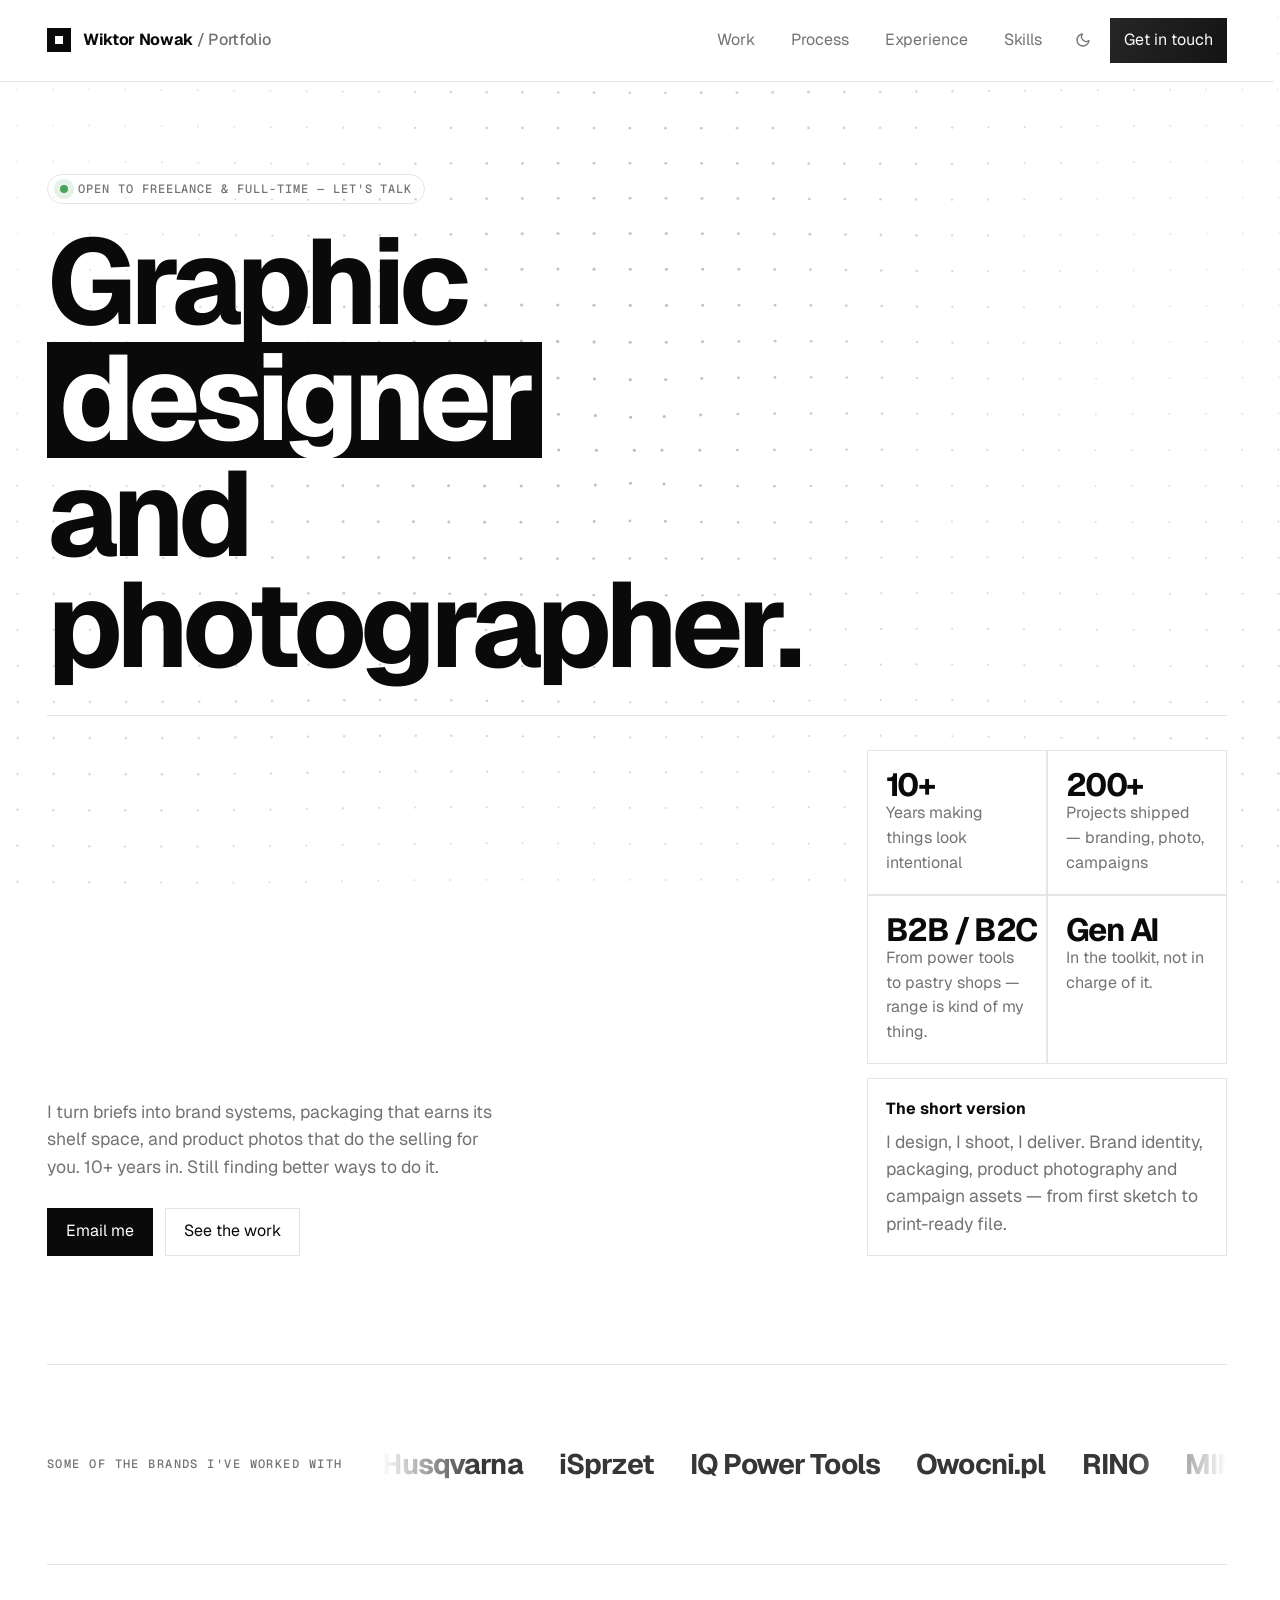
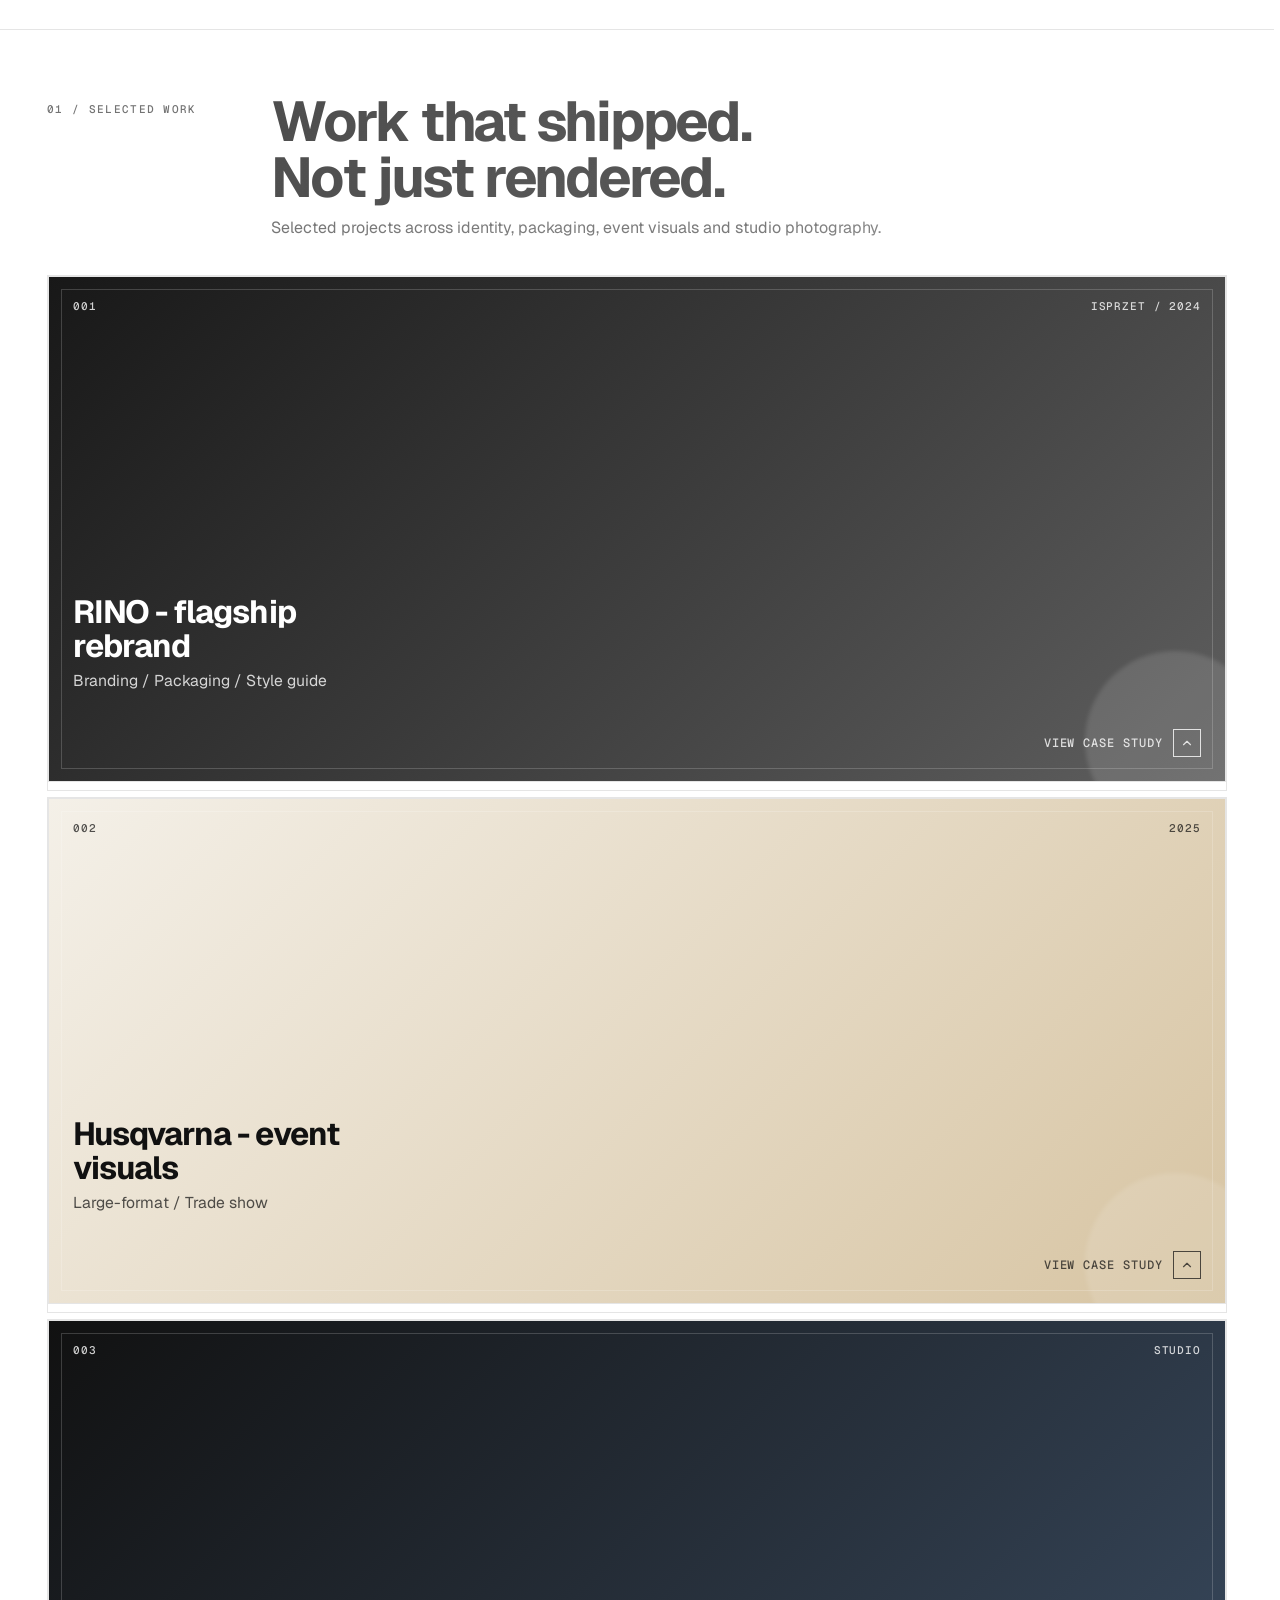
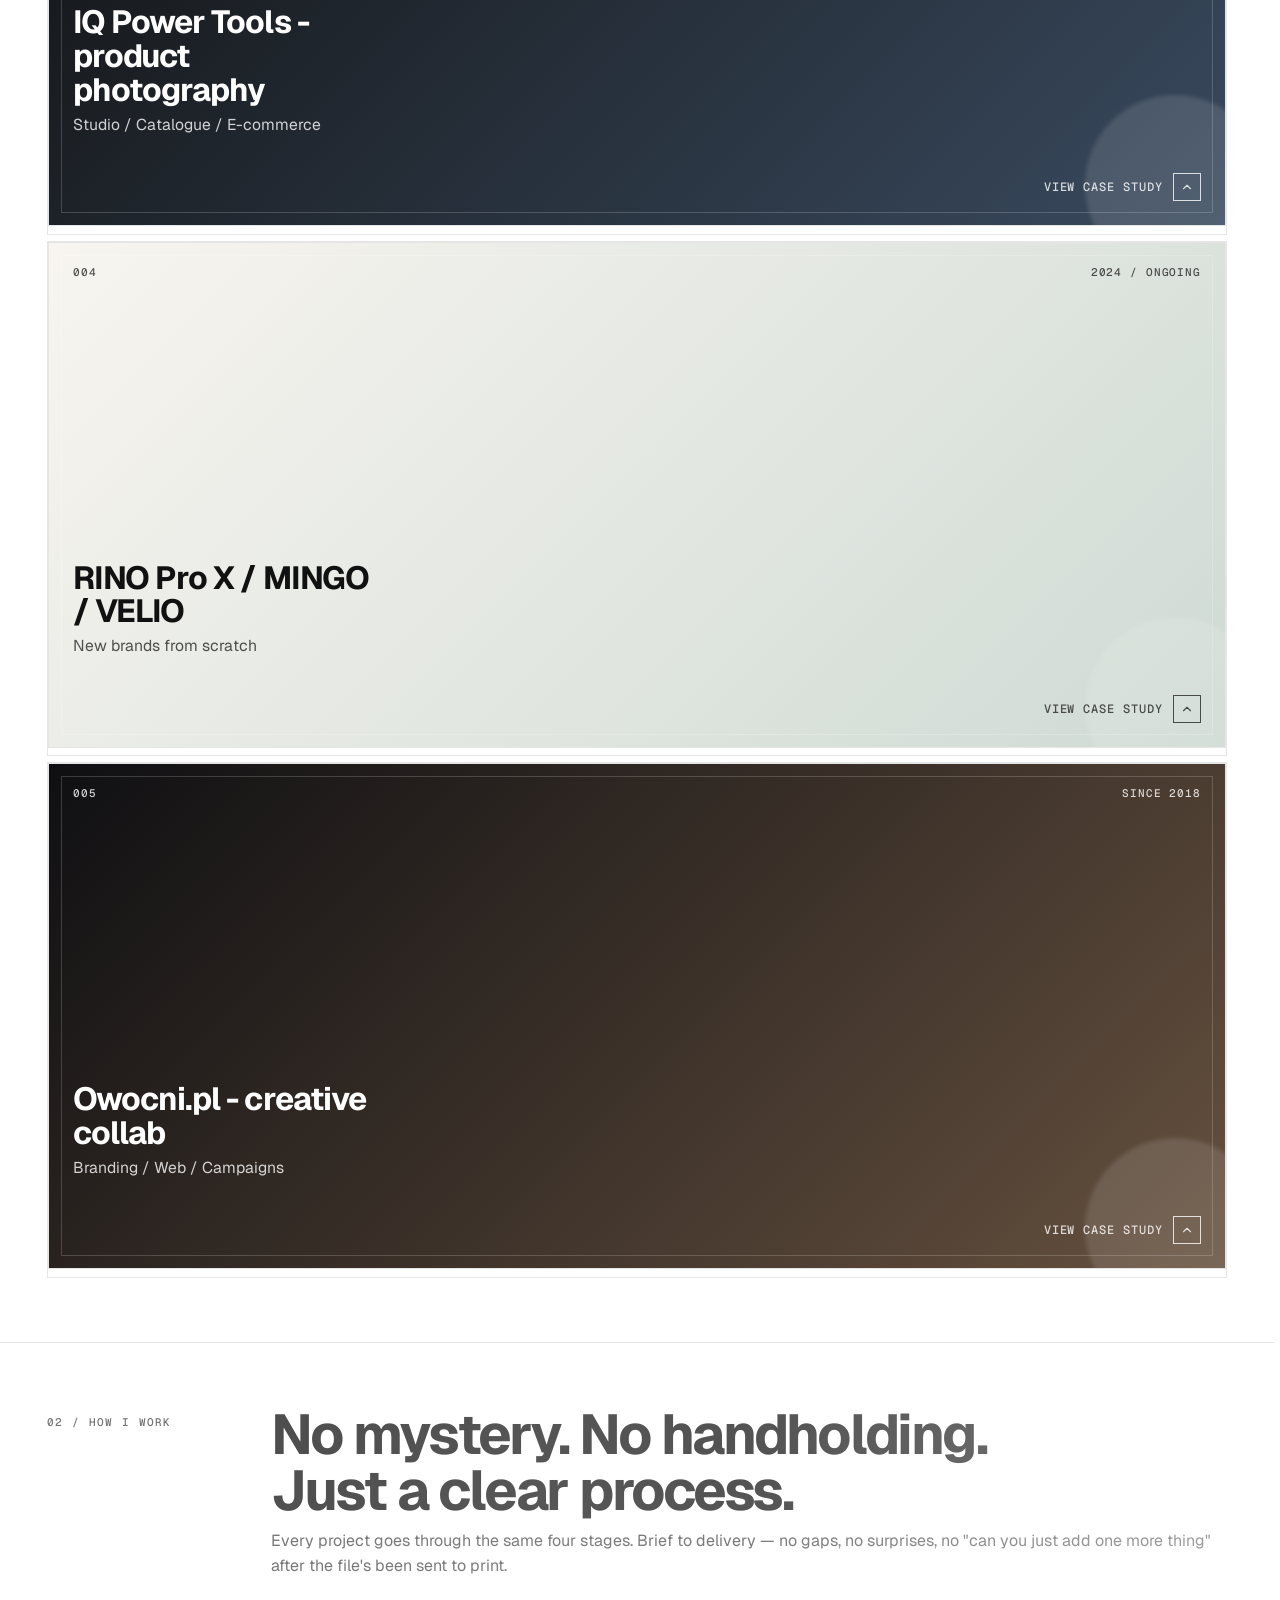
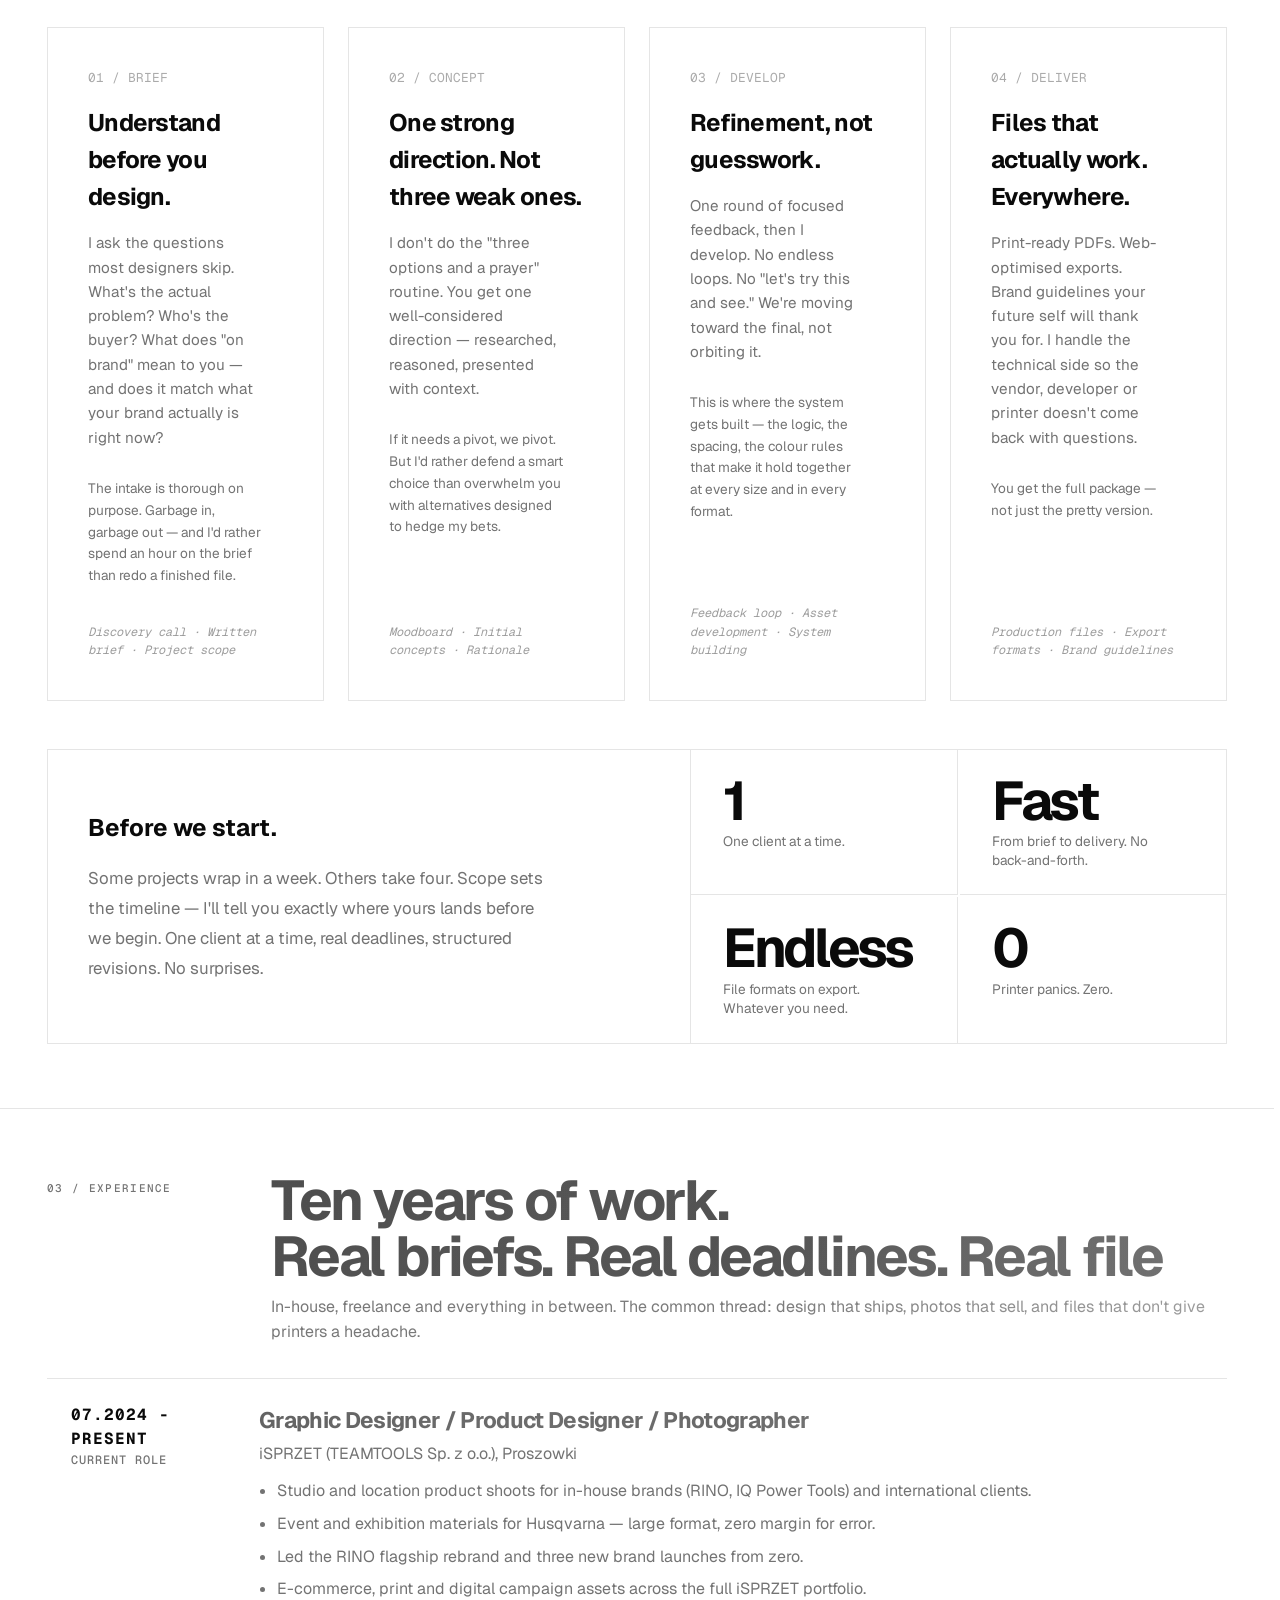
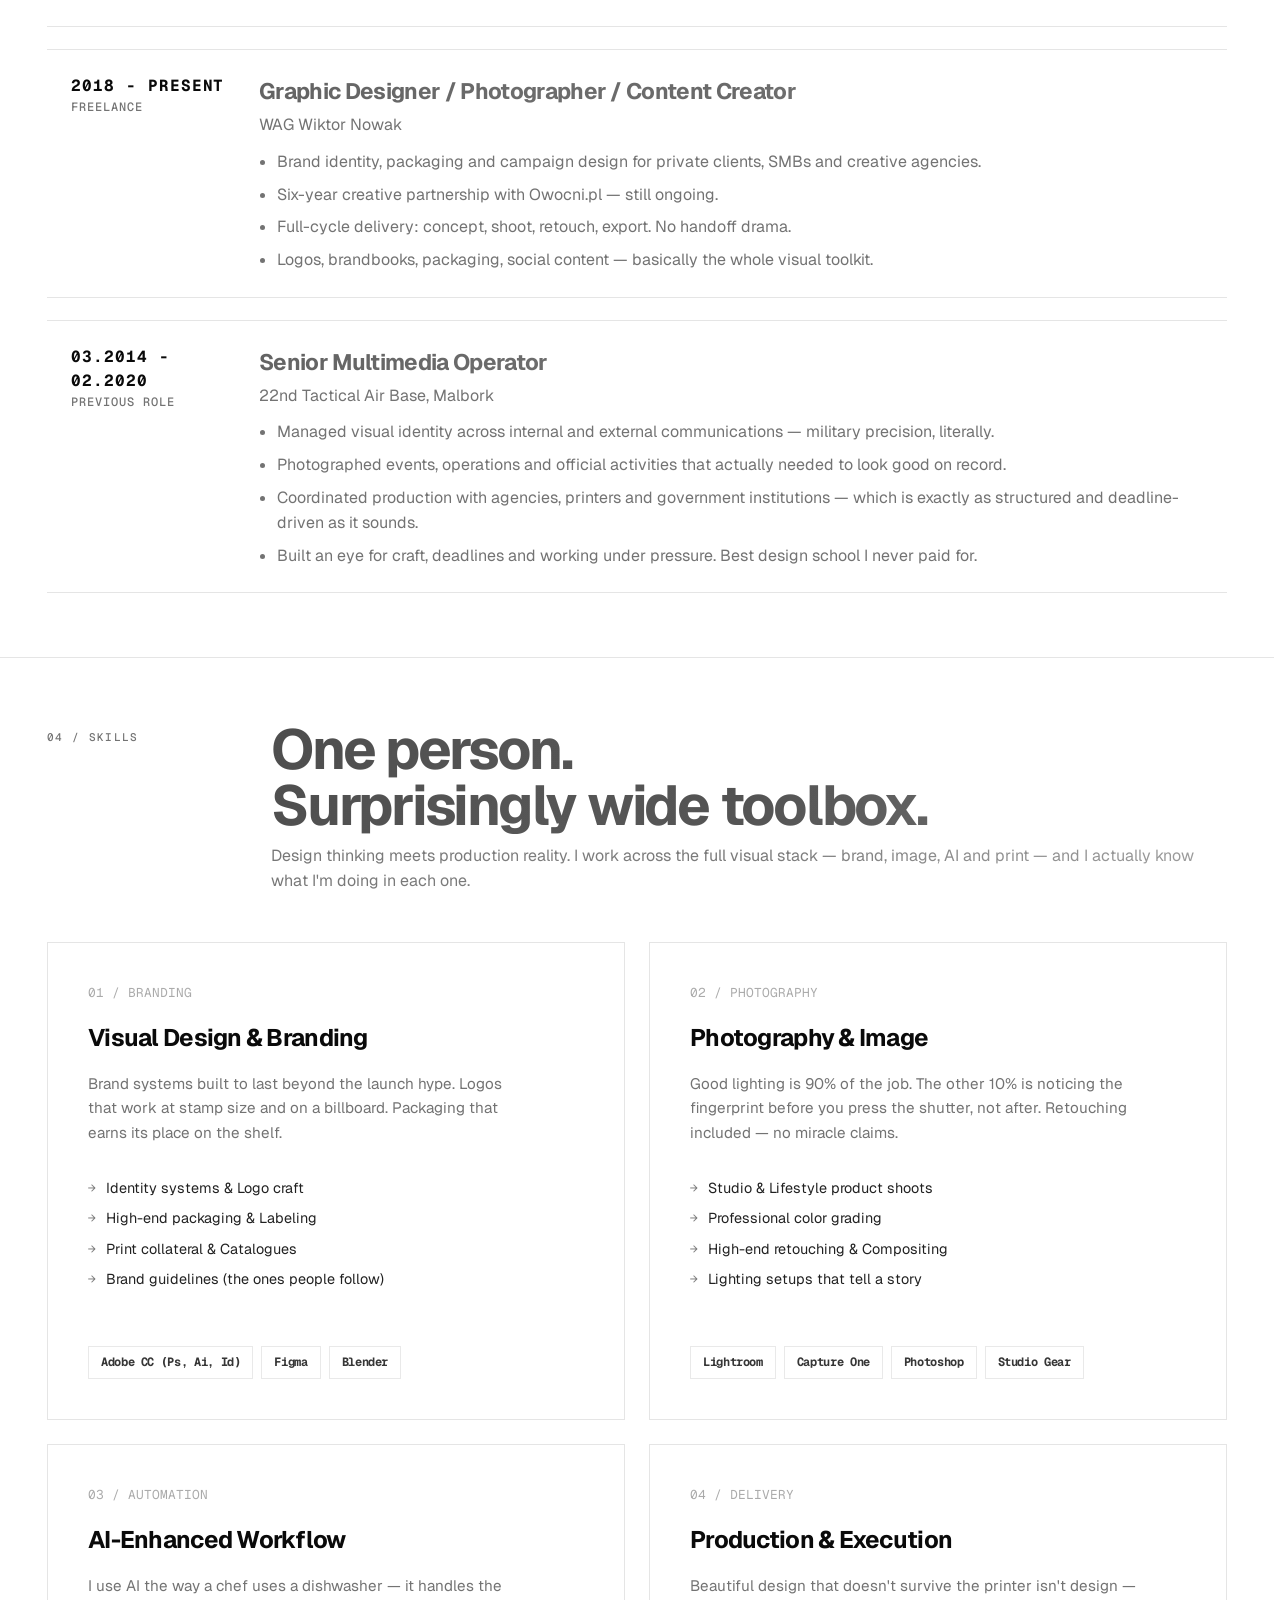
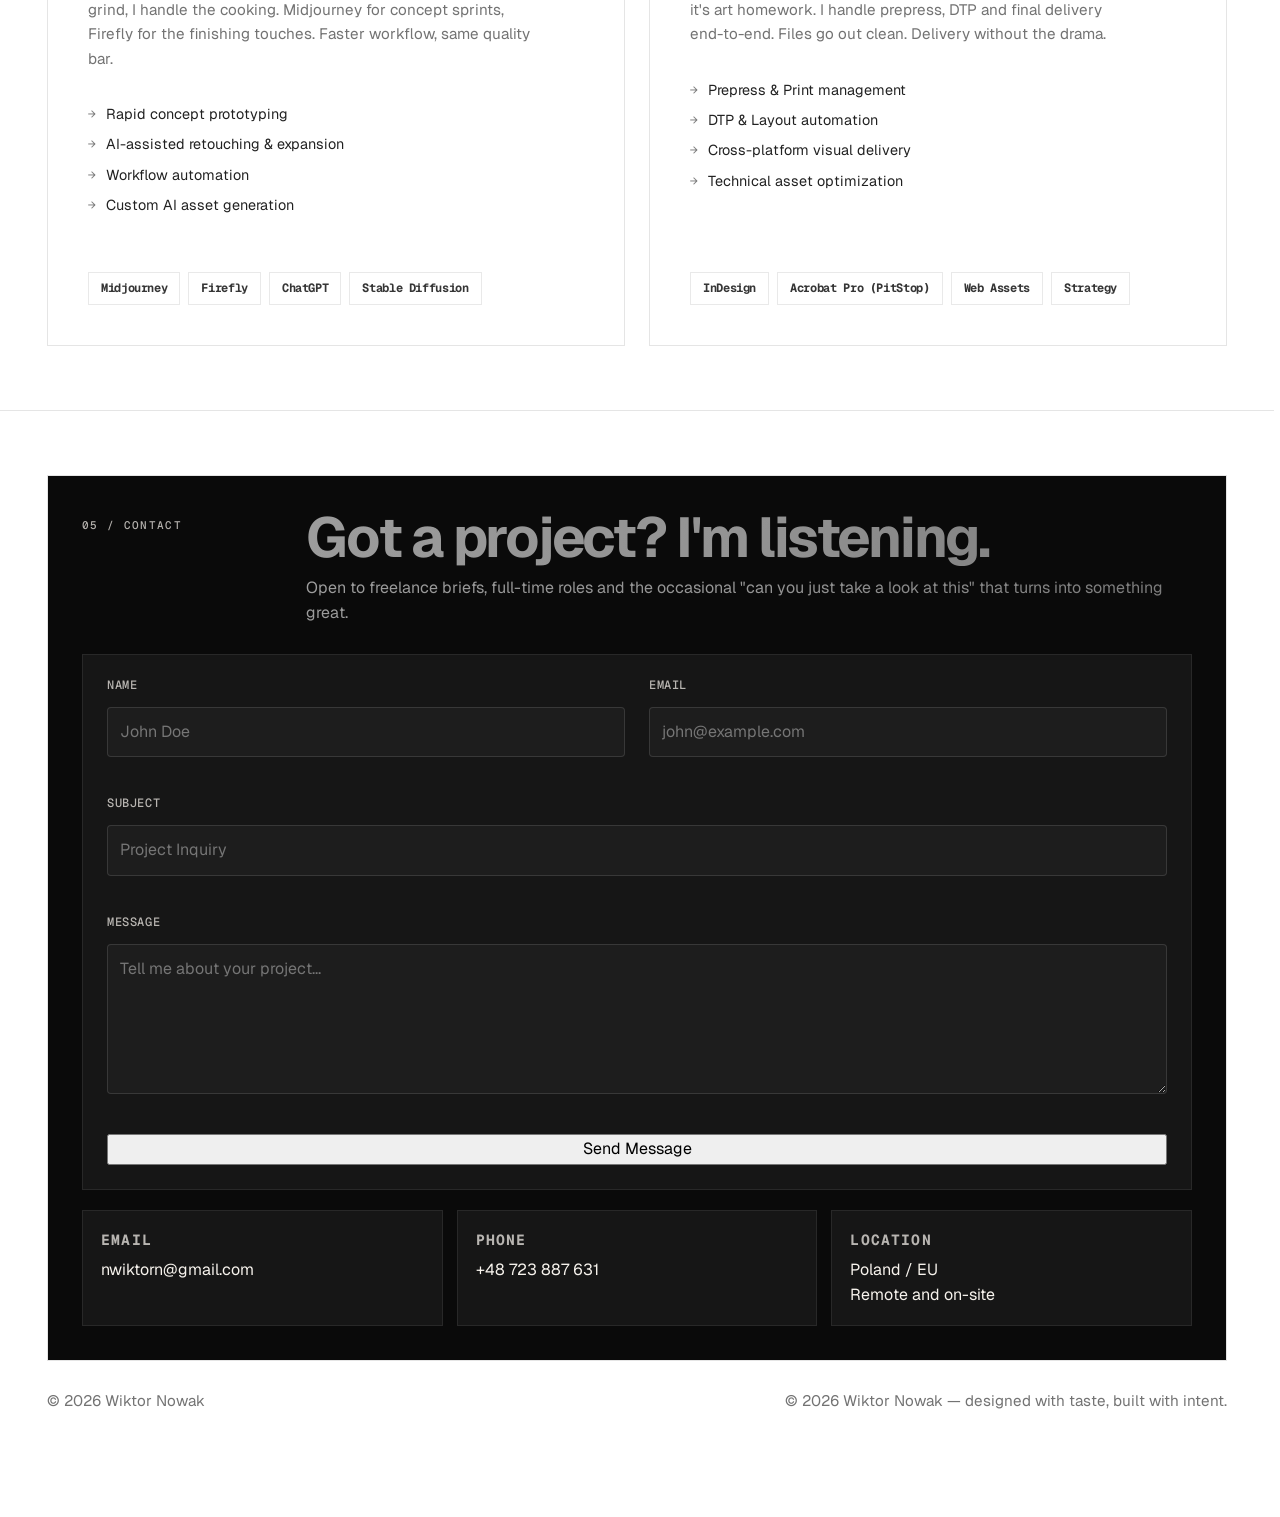
<file: index.html>
<!DOCTYPE html>
<html lang="en">
<head>
<meta charset="UTF-8">
<meta name="viewport" content="width=device-width, initial-scale=1.0">
<title>Wiktor Nowak | Graphic Designer & Photographer</title>
<meta name="description" content="Portfolio of Wiktor Nowak - graphic designer and photographer focused on branding, packaging, product photography and campaign visuals.">
<meta name="theme-color" content="#f4efe7">
<meta property="og:title" content="Wiktor Nowak | Graphic Designer & Photographer">
<meta property="og:description" content="Branding, packaging, product photography and campaign visuals for brands that need clear, high-impact design.">
<meta property="og:type" content="website">
<meta property="og:image" content="https://wiktornowak.pl/og-image.jpg">
<meta property="og:url" content="https://wiktornowak.pl/">
<meta name="twitter:card" content="summary_large_image">
<meta name="twitter:image" content="https://wiktornowak.pl/og-image.jpg">
<link rel="icon" href="favicon.ico" type="image/x-icon">
<link rel="icon" type="image/png" sizes="32x32" href="favicon-32x32.png">
<link rel="icon" type="image/png" sizes="16x16" href="favicon-16x16.png">
<link rel="apple-touch-icon" sizes="180x180" href="apple-touch-icon.png">
<script type="application/ld+json">
{
  "@context": "https://schema.org",
  "@type": "Person",
  "name": "Wiktor Nowak",
  "jobTitle": "Graphic Designer & Photographer",
  "url": "https://wiktornowak.pl/",
  "sameAs": [
    "https://linkedin.com/in/wiktornowak",
    "https://behance.net/wiktornowak"
  ]
}
</script>
<link rel="preconnect" href="https://fonts.googleapis.com">
<link rel="preconnect" href="https://fonts.gstatic.com" crossorigin>
<link href="https://fonts.googleapis.com/css2?family=Geist:wght@400;500;600;700&family=Geist+Mono:wght@400;500&display=swap" rel="stylesheet">
<link rel="stylesheet" href="style.css">
  <!-- Analytics -->
  <script defer src="https://cloud.umami.is/script.js" data-website-id="50bbb984-8d4e-40b0-95b7-049831238266"></script>
</head>
<body>
<a class="skip-link" href="#main">Skip to content</a>
<div class="scroll-progress" aria-hidden="true"></div>
<div class="context-cursor" id="contextCursor" aria-hidden="true"></div>
<canvas class="dot-field" id="dotField" aria-hidden="true"></canvas>

<header class="site-header">
  <div class="container">
    <a class="brand" href="#top" data-cursor="Top" data-cursor-offset="nav">
      <span class="brand-mark" aria-hidden="true"></span>
      <span><span class="brand-name">Wiktor Nowak</span> <span class="brand-sub">/ Portfolio</span></span>
    </a>

    <nav class="nav" aria-label="Primary navigation">
      <a class="nav-link" href="#work" data-cursor="Scroll" data-cursor-offset="nav" data-umami-event="nav-work">Work</a>
      <a class="nav-link" href="#process" data-cursor="Scroll" data-cursor-offset="nav" data-umami-event="nav-process">Process</a>
      <a class="nav-link" href="#experience" data-cursor="Scroll" data-cursor-offset="nav" data-umami-event="nav-experience">Experience</a>
      <a class="nav-link" href="#skills" data-cursor="Scroll" data-cursor-offset="nav" data-umami-event="nav-skills">Skills</a>
      <button class="theme-toggle" id="themeToggle" type="button" aria-label="Toggle color theme" data-cursor="Theme" data-cursor-offset="nav" data-umami-event="theme-toggle">
        <svg class="icon-moon" viewBox="0 0 24 24"><path d="M21 12.79A9 9 0 1 1 11.21 3 7 7 0 0 0 21 12.79"></path></svg>
        <svg class="icon-sun" viewBox="0 0 24 24"><circle cx="12" cy="12" r="4"></circle><path d="M12 2v2M12 20v2M4.93 4.93l1.41 1.41M17.66 17.66l1.41 1.41M2 12h2M20 12h2M4.93 19.07l1.41-1.41M17.66 6.34l1.41-1.41"></path></svg>
      </button>
      <button class="nav-toggle" id="navToggle" type="button" aria-label="Open navigation" aria-expanded="false">
        <svg class="icon-hamburger" viewBox="0 0 24 24"><line x1="3" y1="6" x2="21" y2="6"></line><line x1="3" y1="12" x2="21" y2="12"></line><line x1="3" y1="18" x2="21" y2="18"></line></svg>
        <svg class="icon-hamburger-close" viewBox="0 0 24 24"><line x1="18" y1="6" x2="6" y2="18"></line><line x1="6" y1="6" x2="18" y2="18"></line></svg>
      </button>
      <a class="cta nav-cta" href="#contact" data-cursor="Scroll" data-cursor-offset="nav" data-umami-event="nav-contact">Get in touch</a>
    </nav>
  </div>
</header>

<main id="main">
  <section class="hero" id="top">
    <div class="container hero-shell">
      <div class="hero-copy reveal">
        <div class="eyebrow">
          <span class="eyebrow-dot" aria-hidden="true"></span>
          Open to freelance & full-time — let's talk
        </div>
        <h1>Graphic<br><span class="block">designer</span><br>and<br>photographer.</h1>
        <div class="hero-sub">
          <div>
            <p>
              I turn briefs into brand systems, packaging that earns its shelf space, and product photos that do the selling for you.
              10+ years in. Still finding better ways to do it.
            </p>
            <div class="hero-actions">
              <a class="button button-primary" href="#contact" data-cursor="Scroll" data-cursor-offset="nav">Email me</a>
              <a class="button button-secondary" href="#work" data-cursor="Explore">See the work</a>
            </div>
          </div>

          <aside class="hero-panel" aria-label="Quick profile">
            <div class="stat-grid">
              <div class="stat">
                <strong>10+</strong>
                <span>Years making things look intentional</span>
              </div>
              <div class="stat">
                <strong>200+</strong>
                <span>Projects shipped — branding, photo, campaigns</span>
              </div>
              <div class="stat">
                <strong>B2B / B2C</strong>
                <span>From power tools to pastry shops — range is kind of my thing.</span>
              </div>
              <div class="stat">
                <strong>Gen AI</strong>
                <span>In the toolkit, not in charge of it.</span>
              </div>
            </div>
            <div class="hero-note">
              <strong>The short version</strong>
              <p class="mini-note">I design, I shoot, I deliver. Brand identity, packaging, product photography and campaign assets — from first sketch to print-ready file.</p>
            </div>
          </aside>
        </div>
      </div>
    </div>
  </section>

  <section class="section">
    <div class="container">
      <div class="client-strip reveal">
        <strong>Some of the brands I've worked with</strong>
        <div class="clients" aria-label="Selected clients">
          <div class="clients-track">
            <span>Husqvarna</span>
            <span>iSprzet</span>
            <span>IQ Power Tools</span>
            <span>Owocni.pl</span>
            <span>RINO</span>
            <span>MINGO</span>
            <span>VELIO</span>
            <span aria-hidden="true">Husqvarna</span>
            <span aria-hidden="true">iSprzet</span>
            <span aria-hidden="true">IQ Power Tools</span>
            <span aria-hidden="true">Owocni.pl</span>
            <span aria-hidden="true">RINO</span>
            <span aria-hidden="true">MINGO</span>
            <span aria-hidden="true">VELIO</span>
          </div>
        </div>
      </div>
    </div>
  </section>

  <section class="section" id="work">
    <div class="container">
      <div class="section-intro reveal">
        <div class="section-kicker">01 / Selected Work</div>
        <div>
          <h2 class="typewriter-heading">Work that shipped.<br><span class="muted">Not just rendered.</span></h2>
          <p class="gradient-copy">Selected projects across identity, packaging, event visuals and studio photography.</p>
        </div>
      </div>

      <div class="projects">
        <article class="project reveal panel" style="--project-gradient: linear-gradient(135deg, #181818, #5f5f5f);" data-project>
          <button class="project-toggle" type="button" aria-expanded="false" aria-controls="project-rino" data-cursor="Open">
            <div class="project-card">
              <div class="project-visual">
                <div class="project-meta">
                  <span>001</span>
                  <span>iSprzet / 2024</span>
                </div>
                <div class="project-visual-copy">
                  <div class="project-summary">
                    <h3>RINO - flagship rebrand</h3>
                    <p>Branding / Packaging / Style guide</p>
                  </div>
                </div>
                <div class="row-cta">
                  <span>View case study</span>
                  <span class="row-cta-arrow" aria-hidden="true">
                    <svg class="icon-up" viewBox="0 0 24 24"><polyline points="18 15 12 9 6 15"></polyline></svg>
                    <svg class="icon-down" viewBox="0 0 24 24"><polyline points="6 9 12 15 18 9"></polyline></svg>
                  </span>
                </div>
              </div>
            </div>
          </button>
          <div class="project-panel" id="project-rino" hidden>
            <div class="project-panel-inner project-panel-preview">
              <div class="preview-layout">
                <div class="preview-copy">
                  <span class="project-panel-meta">001 / iSprzet / 2024</span>
                  <h3>RINO - flagship rebrand</h3>
                  <p class="preview-desc">RINO was a solid product hiding behind dated packaging. Rebranded from zero — new logo, full label system, brand guidelines. Now it looks like it deserves its shelf space. Because it does.</p>
                  <div class="project-tags" style="margin-bottom: 0; padding-bottom: 0; border-bottom: 0;">
                    <span>Branding</span><span>Packaging</span><span>Style guide</span><span>Labeling</span>
                  </div>
                </div>
                <div class="preview-cta">
                  <a href="rino.html" class="button button-primary preview-btn" data-cursor="Open" data-umami-event="project-rino-full">
                    View full project
                    <svg viewBox="0 0 24 24" width="14" height="14" fill="none" stroke="currentColor" stroke-width="2" stroke-linecap="round" stroke-linejoin="round" aria-hidden="true"><line x1="5" y1="12" x2="19" y2="12"></line><polyline points="12 5 19 12 12 19"></polyline></svg>
                  </a>
                  <p class="preview-hint">Full case study · Gallery · Process breakdown</p>
                </div>
              </div>
            </div>
          </div>
        </article>

        <article class="project reveal panel" style="--project-gradient: linear-gradient(135deg, #f4f0e8, #d7c4a2); --project-ink: #111111; --project-subtle: rgba(17, 17, 17, 0.72);" data-project>
          <button class="project-toggle" type="button" aria-expanded="false" aria-controls="project-husqvarna" data-cursor="Open">
            <div class="project-card">
              <div class="project-visual">
                <div class="project-meta">
                  <span>002</span>
                  <span>2025</span>
                </div>
                <div class="project-visual-copy">
                  <div class="project-summary">
                    <h3>Husqvarna - event visuals</h3>
                    <p>Large-format / Trade show</p>
                  </div>
                </div>
                <div class="row-cta">
                  <span>View case study</span>
                  <span class="row-cta-arrow" aria-hidden="true">
                    <svg class="icon-up" viewBox="0 0 24 24"><polyline points="18 15 12 9 6 15"></polyline></svg>
                    <svg class="icon-down" viewBox="0 0 24 24"><polyline points="6 9 12 15 18 9"></polyline></svg>
                  </span>
                </div>
              </div>
            </div>
          </button>
          <div class="project-panel" id="project-husqvarna" hidden>
            <div class="project-panel-inner">
              <div class="project-panel-head">
                <div>
                  <span class="project-panel-meta">002 / 2025</span>
                  <h3>Husqvarna - event visuals</h3>
                  <p class="project-panel-sub">Large-format print / Trade show / Event graphics</p>
                </div>
              </div>
              <div class="project-tags">
                <span>Large-format print</span><span>Event visuals</span><span>Trade show</span>
              </div>
              <div class="project-grid">
                <section class="project-block">
                  <h4><span class="project-block-label">A</span>Brief</h4>
                  <p>Husqvarna needed large-format event materials that held up at 3 metres tall and still looked sharp from 3 metres away. No pressure.</p>
                </section>
                <section class="project-block">
                  <h4><span class="project-block-label">B</span>My role</h4>
                  <ul>
                    <li>Designed print layouts built for scale — hierarchy that works at any size.</li>
                    <li>Adapted assets across rollup banners, backdrops and trade show formats.</li>
                    <li>Handed off production-ready files so the vendor had zero questions.</li>
                  </ul>
                </section>
                <section class="project-block project-gallery full">
                  <h4><span class="project-block-label">C</span>Gallery</h4>
                  <div class="project-photos">
                    <div class="project-photo wide"><span>01 / booth hero</span></div>
                    <div class="project-photo"><span>02</span></div>
                    <div class="project-photo"><span>03</span></div>
                    <div class="project-photo"><span>04</span></div>
                    <div class="project-photo wide"><span>05 / print detail</span></div>
                    <div class="project-photo"><span>06</span></div>
                    <div class="project-photo"><span>07</span></div>
                  </div>
                </section>
                <section class="project-block full">
                  <h4><span class="project-block-label">D</span>Results & outcomes</h4>
                  <p>The booth stood out. The files printed clean. Zero last-minute panics — which, in trade show world, counts as a win.</p>
                  <div class="outcomes">
                    <span class="tag">Large-format ready</span>
                    <span class="tag">Consistent event system</span>
                    <span class="tag">Fast production handoff</span>
                  </div>
                </section>
              </div>
            </div>
          </div>
        </article>

        <article class="project reveal panel" style="--project-gradient: linear-gradient(135deg, #111111, #394a5f);" data-project>
          <button class="project-toggle" type="button" aria-expanded="false" aria-controls="project-iq" data-cursor="Open">
            <div class="project-card">
              <div class="project-visual">
                <div class="project-meta">
                  <span>003</span>
                  <span>Studio</span>
                </div>
                <div class="project-visual-copy">
                  <div class="project-summary">
                    <h3>IQ Power Tools - product photography</h3>
                    <p>Studio / Catalogue / E-commerce</p>
                  </div>
                </div>
                <div class="row-cta">
                  <span>View case study</span>
                  <span class="row-cta-arrow" aria-hidden="true">
                    <svg class="icon-up" viewBox="0 0 24 24"><polyline points="18 15 12 9 6 15"></polyline></svg>
                    <svg class="icon-down" viewBox="0 0 24 24"><polyline points="6 9 12 15 18 9"></polyline></svg>
                  </span>
                </div>
              </div>
            </div>
          </button>
          <div class="project-panel" id="project-iq" hidden>
            <div class="project-panel-inner">
              <div class="project-panel-head">
                <div>
                  <span class="project-panel-meta">003 / Studio</span>
                  <h3>IQ Power Tools - product photography</h3>
                  <p class="project-panel-sub">Studio / Catalogue / E-commerce assets</p>
                </div>
              </div>
              <div class="project-tags">
                <span>Product photography</span><span>Studio lighting</span><span>Retouching</span><span>E-commerce</span>
              </div>
              <div class="project-grid">
                <section class="project-block">
                  <h4><span class="project-block-label">A</span>Brief</h4>
                  <p>Power tools photograph better when they look powerful. The brief was simple: make every product look like it means business, across every channel it ends up in.</p>
                </section>
                <section class="project-block">
                  <h4><span class="project-block-label">B</span>My role</h4>
                  <ul>
                    <li>Set up and shot the full product range in-studio — lighting, staging, the works.</li>
                    <li>Handled capture, retouching and export end-to-end.</li>
                    <li>Kept colour and feel consistent across every angle and SKU.</li>
                  </ul>
                </section>
                <section class="project-block project-gallery full">
                  <h4><span class="project-block-label">C</span>Gallery</h4>
                  <div class="project-photos">
                    <div class="project-photo wide"><span>01 / hero shot</span></div>
                    <div class="project-photo"><span>02</span></div>
                    <div class="project-photo"><span>03</span></div>
                    <div class="project-photo"><span>04</span></div>
                    <div class="project-photo wide"><span>05 / detail crop</span></div>
                    <div class="project-photo"><span>06</span></div>
                    <div class="project-photo"><span>07</span></div>
                  </div>
                </section>
                <section class="project-block full">
                  <h4><span class="project-block-label">D</span>Results & outcomes</h4>
                  <p>The team got a reusable library of clean, high-quality shots — the kind that actually convert on a listing page.</p>
                  <div class="outcomes">
                    <span class="tag">Consistent product set</span>
                    <span class="tag">Retouching workflow</span>
                    <span class="tag">E-commerce ready exports</span>
                  </div>
                </section>
              </div>
            </div>
          </div>
        </article>

        <article class="project reveal panel" style="--project-gradient: linear-gradient(135deg, #f8f5f0, #cfdad4); --project-ink: #111111; --project-subtle: rgba(17, 17, 17, 0.72);" data-project>
          <button class="project-toggle" type="button" aria-expanded="false" aria-controls="project-brandbuild" data-cursor="Open">
            <div class="project-card">
              <div class="project-visual">
                <div class="project-meta">
                  <span>004</span>
                  <span>2024 / ongoing</span>
                </div>
                <div class="project-visual-copy">
                  <div class="project-summary">
                    <h3>RINO Pro X / MINGO / VELIO</h3>
                    <p>New brands from scratch</p>
                  </div>
                </div>
                <div class="row-cta">
                  <span>View case study</span>
                  <span class="row-cta-arrow" aria-hidden="true">
                    <svg class="icon-up" viewBox="0 0 24 24"><polyline points="18 15 12 9 6 15"></polyline></svg>
                    <svg class="icon-down" viewBox="0 0 24 24"><polyline points="6 9 12 15 18 9"></polyline></svg>
                  </span>
                </div>
              </div>
            </div>
          </button>
          <div class="project-panel" id="project-brandbuild" hidden>
            <div class="project-panel-inner">
              <div class="project-panel-head">
                <div>
                  <span class="project-panel-meta">004 / 2024 / ongoing</span>
                  <h3>RINO Pro X / MINGO / VELIO</h3>
                  <p class="project-panel-sub">Brand identity / Packaging / Visual systems from scratch</p>
                </div>
              </div>
              <div class="project-tags">
                <span>Brand identity</span><span>Naming</span><span>Packaging</span><span>Logo design</span><span>Style guide</span>
              </div>
              <div class="project-grid">
                <section class="project-block">
                  <h4><span class="project-block-label">A</span>Brief</h4>
                  <p>Three new product lines needed to exist — and look like they'd always existed. The goal: distinct identities that work together without looking like siblings at a family portrait.</p>
                </section>
                <section class="project-block">
                  <h4><span class="project-block-label">B</span>My role</h4>
                  <ul>
                    <li>Created brand marks that work at 10px and 10 metres.</li>
                    <li>Built packaging systems with room to grow, not just launch.</li>
                    <li>Adapted everything for launch materials without losing the plot.</li>
                  </ul>
                </section>
                <section class="project-block project-gallery full">
                  <h4><span class="project-block-label">C</span>Gallery</h4>
                  <div class="project-photos">
                    <div class="project-photo wide"><span>01 / launch hero</span></div>
                    <div class="project-photo"><span>02</span></div>
                    <div class="project-photo"><span>03</span></div>
                    <div class="project-photo"><span>04</span></div>
                    <div class="project-photo wide"><span>05 / packaging set</span></div>
                    <div class="project-photo"><span>06</span></div>
                    <div class="project-photo"><span>07</span></div>
                  </div>
                </section>
                <section class="project-block full">
                  <h4><span class="project-block-label">D</span>Results & outcomes</h4>
                  <p>Three brands launched with real foundations — not just a logo and a vibe. Scalable, production-ready, and actually coherent across packaging and digital.</p>
                  <div class="outcomes">
                    <span class="tag">Launch-ready identities</span>
                    <span class="tag">Scalable visual systems</span>
                    <span class="tag">Multi-brand consistency</span>
                  </div>
                </section>
              </div>
            </div>
          </div>
        </article>

        <article class="project reveal panel" style="--project-gradient: linear-gradient(135deg, #0f0f12, #66513f);" data-project>
          <button class="project-toggle" type="button" aria-expanded="false" aria-controls="project-owocni" data-cursor="Open">
            <div class="project-card">
              <div class="project-visual">
                <div class="project-meta">
                  <span>005</span>
                  <span>Since 2018</span>
                </div>
                <div class="project-visual-copy">
                  <div class="project-summary">
                    <h3>Owocni.pl - creative collab</h3>
                    <p>Branding / Web / Campaigns</p>
                  </div>
                </div>
                <div class="row-cta">
                  <span>View case study</span>
                  <span class="row-cta-arrow" aria-hidden="true">
                    <svg class="icon-up" viewBox="0 0 24 24"><polyline points="18 15 12 9 6 15"></polyline></svg>
                    <svg class="icon-down" viewBox="0 0 24 24"><polyline points="6 9 12 15 18 9"></polyline></svg>
                  </span>
                </div>
              </div>
            </div>
          </button>
          <div class="project-panel" id="project-owocni" hidden>
            <div class="project-panel-inner">
              <div class="project-panel-head">
                <div>
                  <span class="project-panel-meta">005 / Since 2018</span>
                  <h3>Owocni.pl - long-term creative collab</h3>
                  <p class="project-panel-sub">Branding / Web visuals / Campaigns / Content</p>
                </div>
              </div>
              <div class="project-tags">
                <span>Branding</span><span>Web visuals</span><span>Campaigns</span><span>Social content</span><span>Long-term</span>
              </div>
              <div class="project-grid">
                <section class="project-block">
                  <h4><span class="project-block-label">A</span>Brief</h4>
                  <p>Six years, dozens of projects, zero awkward handshakes. Owocni.pl needed a creative partner who could switch between brand thinking and "we need this by Friday" energy — sometimes in the same brief.</p>
                </section>
                <section class="project-block">
                  <h4><span class="project-block-label">B</span>My role</h4>
                  <ul>
                    <li>Produced design and photography across branding, campaigns and web.</li>
                    <li>Contributed retouching and content assets on tight turnarounds.</li>
                    <li>Became the person they call when it needs to be both good and fast.</li>
                  </ul>
                </section>
                <section class="project-block project-gallery full">
                  <h4><span class="project-block-label">C</span>Gallery</h4>
                  <div class="project-photos">
                    <div class="project-photo wide"><span>01 / campaign hero</span></div>
                    <div class="project-photo"><span>02</span></div>
                    <div class="project-photo"><span>03</span></div>
                    <div class="project-photo"><span>04</span></div>
                    <div class="project-photo wide"><span>05 / web detail</span></div>
                    <div class="project-photo"><span>06</span></div>
                    <div class="project-photo"><span>07</span></div>
                  </div>
                </section>
                <section class="project-block full">
                  <h4><span class="project-block-label">D</span>Results & outcomes</h4>
                  <p>Six years of showing up and delivering. That's not a project — that's trust. Still going.</p>
                  <div class="outcomes">
                    <span class="tag">Long-term partnership</span>
                    <span class="tag">Flexible support model</span>
                    <span class="tag">Cross-channel assets</span>
                  </div>
                </section>
              </div>
            </div>
          </div>
        </article>
      </div>
    </div>
  </section>

  <section class="section" id="process">
    <div class="container">
      <div class="section-intro reveal">
        <div class="section-kicker">02 / How I Work</div>
        <div>
          <h2 class="typewriter-heading">No mystery. No handholding.<br><span class="muted">Just a clear process.</span></h2>
          <p class="gradient-copy">Every project goes through the same four stages. Brief to delivery — no gaps, no surprises, no "can you just add one more thing" after the file's been sent to print.</p>
        </div>
      </div>

      <div class="process-grid">
        <!-- 01 BRIEF -->
        <div class="bento-item reveal" data-cursor="Focus">
          <div class="bento-kicker">01 / BRIEF</div>
          <h3 class="bento-title">Understand before you design.</h3>
          <p class="bento-copy">I ask the questions most designers skip. What's the actual problem? Who's the buyer? What does "on brand" mean to you — and does it match what your brand actually is right now?</p>
          <p class="bento-copy" style="margin-top: 12px; font-size: 0.85rem;">The intake is thorough on purpose. Garbage in, garbage out — and I'd rather spend an hour on the brief than redo a finished file.</p>
          <div class="process-tags">
            Discovery call · Written brief · Project scope
          </div>
        </div>

        <!-- 02 CONCEPT -->
        <div class="bento-item reveal" data-cursor="Logic">
          <div class="bento-kicker">02 / CONCEPT</div>
          <h3 class="bento-title">One strong direction. Not three weak ones.</h3>
          <p class="bento-copy">I don't do the "three options and a prayer" routine. You get one well-considered direction — researched, reasoned, presented with context.</p>
          <p class="bento-copy" style="margin-top: 12px; font-size: 0.85rem;">If it needs a pivot, we pivot. But I'd rather defend a smart choice than overwhelm you with alternatives designed to hedge my bets.</p>
          <div class="process-tags">
            Moodboard · Initial concepts · Rationale
          </div>
        </div>

        <!-- 03 DEVELOP -->
        <div class="bento-item reveal" data-cursor="Build">
          <div class="bento-kicker">03 / DEVELOP</div>
          <h3 class="bento-title">Refinement, not guesswork.</h3>
          <p class="bento-copy">One round of focused feedback, then I develop. No endless loops. No "let's try this and see." We're moving toward the final, not orbiting it.</p>
          <p class="bento-copy" style="margin-top: 12px; font-size: 0.85rem;">This is where the system gets built — the logic, the spacing, the colour rules that make it hold together at every size and in every format.</p>
          <div class="process-tags">
            Feedback loop · Asset development · System building
          </div>
        </div>

        <!-- 04 DELIVER -->
        <div class="bento-item reveal" data-cursor="Ready">
          <div class="bento-kicker">04 / DELIVER</div>
          <h3 class="bento-title">Files that actually work. Everywhere.</h3>
          <p class="bento-copy">Print-ready PDFs. Web-optimised exports. Brand guidelines your future self will thank you for. I handle the technical side so the vendor, developer or printer doesn't come back with questions.</p>
          <p class="bento-copy" style="margin-top: 12px; font-size: 0.85rem;">You get the full package — not just the pretty version.</p>
          <div class="process-tags">
            Production files · Export formats · Brand guidelines
          </div>
        </div>
      </div>

      <div class="process-footer reveal">
        <div class="hero-note">
          <strong>Before we start.</strong>
          <p class="mini-note">
            Some projects wrap in a week. Others take four. Scope sets the timeline — I'll tell you exactly where yours lands before we begin. One client at a time, real deadlines, structured revisions. No surprises.
          </p>
        </div>

        <div class="stat-grid">
          <div class="stat">
            <strong>1</strong>
            <span>One client at a time.</span>
          </div>
          <div class="stat">
            <strong>Fast</strong>
            <span>From brief to delivery. No back-and-forth.</span>
          </div>
          <div class="stat">
            <strong>Endless</strong>
            <span>File formats on export. Whatever you need.</span>
          </div>
          <div class="stat">
            <strong>0</strong>
            <span>Printer panics. Zero.</span>
          </div>
        </div>
      </div>
    </div>
  </section>

  <section class="section" id="experience">
    <div class="container">
      <div class="section-intro reveal">
        <div class="section-kicker">03 / Experience</div>
        <div>
          <h2 class="typewriter-heading">Ten years of work.<br><span class="muted">Real briefs. Real deadlines. Real files.</span></h2>
          <p class="gradient-copy">In-house, freelance and everything in between. The common thread: design that ships, photos that sell, and files that don't give printers a headache.</p>
        </div>
      </div>

      <div class="timeline">
        <article class="timeline-item reveal">
          <div class="timeline-meta">
            <strong class="gradient-copy">07.2024 - Present</strong>
            <span class="gradient-copy">Current role</span>
          </div>
          <div class="timeline-copy">
            <h3 class="gradient-copy">Graphic Designer / Product Designer / Photographer</h3>
            <p class="company gradient-copy">iSPRZET (TEAMTOOLS Sp. z o.o.), Proszowki</p>
            <ul>
              <li class="gradient-copy">Studio and location product shoots for in-house brands (RINO, IQ Power Tools) and international clients.</li>
              <li class="gradient-copy">Event and exhibition materials for Husqvarna — large format, zero margin for error.</li>
              <li class="gradient-copy">Led the RINO flagship rebrand and three new brand launches from zero.</li>
              <li class="gradient-copy">E-commerce, print and digital campaign assets across the full iSPRZET portfolio.</li>
            </ul>
          </div>
        </article>

        <article class="timeline-item reveal">
          <div class="timeline-meta">
            <strong class="gradient-copy">2018 - Present</strong>
            <span class="gradient-copy">Freelance</span>
          </div>
          <div class="timeline-copy">
            <h3 class="gradient-copy">Graphic Designer / Photographer / Content Creator</h3>
            <p class="company gradient-copy">WAG Wiktor Nowak</p>
            <ul>
              <li class="gradient-copy">Brand identity, packaging and campaign design for private clients, SMBs and creative agencies.</li>
              <li class="gradient-copy">Six-year creative partnership with Owocni.pl — still ongoing.</li>
              <li class="gradient-copy">Full-cycle delivery: concept, shoot, retouch, export. No handoff drama.</li>
              <li class="gradient-copy">Logos, brandbooks, packaging, social content — basically the whole visual toolkit.</li>
            </ul>
          </div>
        </article>

        <article class="timeline-item reveal">
          <div class="timeline-meta">
            <strong class="gradient-copy">03.2014 - 02.2020</strong>
            <span class="gradient-copy">Previous role</span>
          </div>
          <div class="timeline-copy">
            <h3 class="gradient-copy">Senior Multimedia Operator</h3>
            <p class="company gradient-copy">22nd Tactical Air Base, Malbork</p>
            <ul>
              <li class="gradient-copy">Managed visual identity across internal and external communications — military precision, literally.</li>
              <li class="gradient-copy">Photographed events, operations and official activities that actually needed to look good on record.</li>
              <li class="gradient-copy">Coordinated production with agencies, printers and government institutions — which is exactly as structured and deadline-driven as it sounds.</li>
              <li class="gradient-copy">Built an eye for craft, deadlines and working under pressure. Best design school I never paid for.</li>
            </ul>
          </div>
        </article>
      </div>
    </div>
  </section>

  <section class="section" id="skills">
    <div class="container">
      <div class="section-intro reveal">
        <div class="section-kicker">04 / Skills</div>
        <div>
          <h2 class="typewriter-heading">One person.<br>Surprisingly wide toolbox.</h2>
          <p class="gradient-copy">Design thinking meets production reality. I work across the full visual stack — brand, image, AI and print — and I actually know what I'm doing in each one.</p>
        </div>
      </div>

      <div class="bento-skills">
        <!-- 01 Design -->
        <div class="bento-item reveal" data-cursor="Design">
          <div class="bento-kicker">01 / BRANDING</div>
          <h3 class="bento-title">Visual Design & Branding</h3>
          <p class="bento-copy">Brand systems built to last beyond the launch hype. Logos that work at stamp size and on a billboard. Packaging that earns its place on the shelf.</p>
          <ul class="bento-list">
            <li>Identity systems & Logo craft</li>
            <li>High-end packaging & Labeling</li>
            <li>Print collateral & Catalogues</li>
            <li>Brand guidelines (the ones people follow)</li>
          </ul>
          <div class="tool-tags">
            <span class="tag">Adobe CC (Ps, Ai, Id)</span>
            <span class="tag">Figma</span>
            <span class="tag">Blender</span>
          </div>
        </div>

        <!-- 02 Image -->
        <div class="bento-item reveal" data-cursor="Image">
          <div class="bento-kicker">02 / PHOTOGRAPHY</div>
          <h3 class="bento-title">Photography & Image</h3>
          <p class="bento-copy">Good lighting is 90% of the job. The other 10% is noticing the fingerprint before you press the shutter, not after. Retouching included — no miracle claims.</p>
          <ul class="bento-list">
            <li>Studio & Lifestyle product shoots</li>
            <li>Professional color grading</li>
            <li>High-end retouching & Compositing</li>
            <li>Lighting setups that tell a story</li>
          </ul>
          <div class="tool-tags">
            <span class="tag">Lightroom</span>
            <span class="tag">Capture One</span>
            <span class="tag">Photoshop</span>
            <span class="tag">Studio Gear</span>
          </div>
        </div>

        <!-- 03 AI -->
        <div class="bento-item reveal" data-cursor="AI">
          <div class="bento-kicker">03 / AUTOMATION</div>
          <h3 class="bento-title">AI-Enhanced Workflow</h3>
          <p class="bento-copy">I use AI the way a chef uses a dishwasher — it handles the grind, I handle the cooking. Midjourney for concept sprints, Firefly for the finishing touches. Faster workflow, same quality bar.</p>
          <ul class="bento-list">
            <li>Rapid concept prototyping</li>
            <li>AI-assisted retouching & expansion</li>
            <li>Workflow automation</li>
            <li>Custom AI asset generation</li>
          </ul>
          <div class="tool-tags">
            <span class="tag">Midjourney</span>
            <span class="tag">Firefly</span>
            <span class="tag">ChatGPT</span>
            <span class="tag">Stable Diffusion</span>
          </div>
        </div>

        <!-- 04 Production -->
        <div class="bento-item reveal" data-cursor="Output">
          <div class="bento-kicker">04 / DELIVERY</div>
          <h3 class="bento-title">Production & Execution</h3>
          <p class="bento-copy">Beautiful design that doesn't survive the printer isn't design — it's art homework. I handle prepress, DTP and final delivery end-to-end. Files go out clean. Delivery without the drama.</p>
          <ul class="bento-list">
            <li>Prepress & Print management</li>
            <li>DTP & Layout automation</li>
            <li>Cross-platform visual delivery</li>
            <li>Technical asset optimization</li>
          </ul>
          <div class="tool-tags">
            <span class="tag">InDesign</span>
            <span class="tag">Acrobat Pro (PitStop)</span>
            <span class="tag">Web Assets</span>
            <span class="tag">Strategy</span>
          </div>
        </div>
      </div>


    </div>
  </section>

  <section class="section" id="contact">
    <div class="container">
      <div class="contact-band reveal">
        <div class="section-intro">
          <div class="section-kicker">05 / Contact</div>
          <div>
            <h2 class="typewriter-heading">Got a project? I'm listening.</h2>
            <p class="gradient-copy">Open to freelance briefs, full-time roles and the occasional "can you just take a look at this" that turns into something great.</p>
          </div>
        </div>

        <div class="contact-form-container">
          <form id="contact-form" action="https://formspree.io/f/xojynbyz" method="POST" class="contact-form">
          <div class="form-row">
            <div class="form-group">
              <label for="name">Name</label>
              <input type="text" id="name" name="name" placeholder="John Doe" required>
            </div>
            <div class="form-group">
              <label for="email">Email</label>
              <input type="email" id="email" name="email" placeholder="john@example.com" required>
            </div>
          </div>
          <div class="form-group">
            <label for="subject">Subject</label>
            <input type="text" id="subject" name="subject" placeholder="Project Inquiry" required>
          </div>
          <div class="form-group">
            <label for="message">Message</label>
            <textarea id="message" name="message" rows="5" placeholder="Tell me about your project..." required></textarea>
          </div>
          <button type="submit" class="cta submit-btn" data-cursor="Send" data-umami-event="contact-form-submit">Send Message</button>
          <div id="contact-status" class="form-status"></div>
        </form>
        </div>

        <div class="contact-grid">
          <div class="contact-card">
            <h3>Email</h3>
            <a href="mailto:nwiktorn@gmail.com" data-cursor="Write">nwiktorn@gmail.com</a>
          </div>
          <div class="contact-card">
            <h3>Phone</h3>
            <a href="tel:+48723887631" data-cursor="Call">+48 723 887 631</a>
          </div>
          <div class="contact-card">
            <h3>Location</h3>
            <p>Poland / EU<br>Remote and on-site</p>
          </div>
        </div>
      </div>

      <footer>
        <span>&copy; 2026 Wiktor Nowak</span>
        <span>&copy; 2026 Wiktor Nowak — designed with taste, built with intent.</span>
      </footer>
    </div>
  </section>
</main>

<button class="back-to-top" id="backToTop" aria-label="Back to top" data-cursor="Top">
  <svg viewBox="0 0 24 24"><polyline points="18 15 12 9 6 15"></polyline></svg>
</button>

<div class="mobile-menu" id="mobileMenu" aria-hidden="true">
  <a class="mobile-menu-link" href="#work">Work</a>
  <a class="mobile-menu-link" href="#process">Process</a>
  <a class="mobile-menu-link" href="#experience">Experience</a>
  <a class="mobile-menu-link" href="#skills">Skills</a>
  <a class="mobile-menu-link mobile-menu-cta" href="#contact">Get in touch</a>
</div>

<script src="main.js"></script>
</body>
</html>
</file>
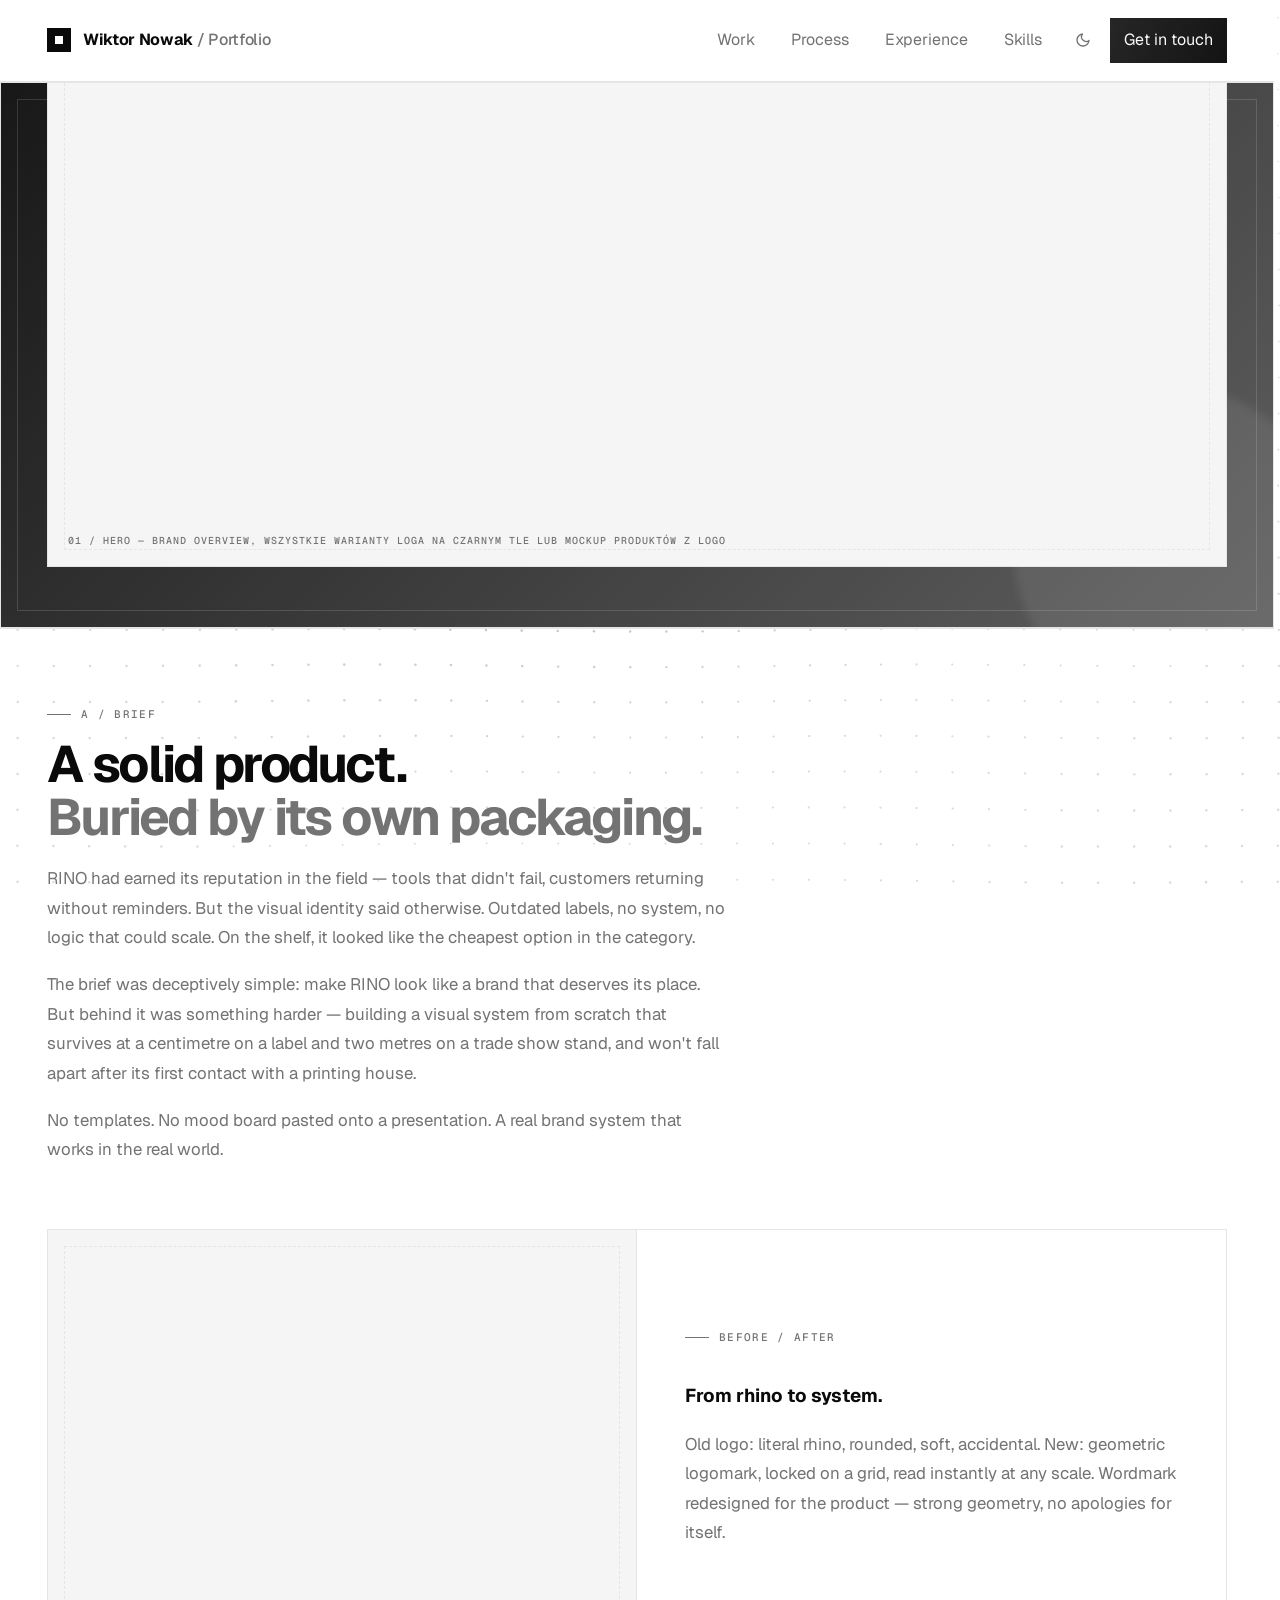
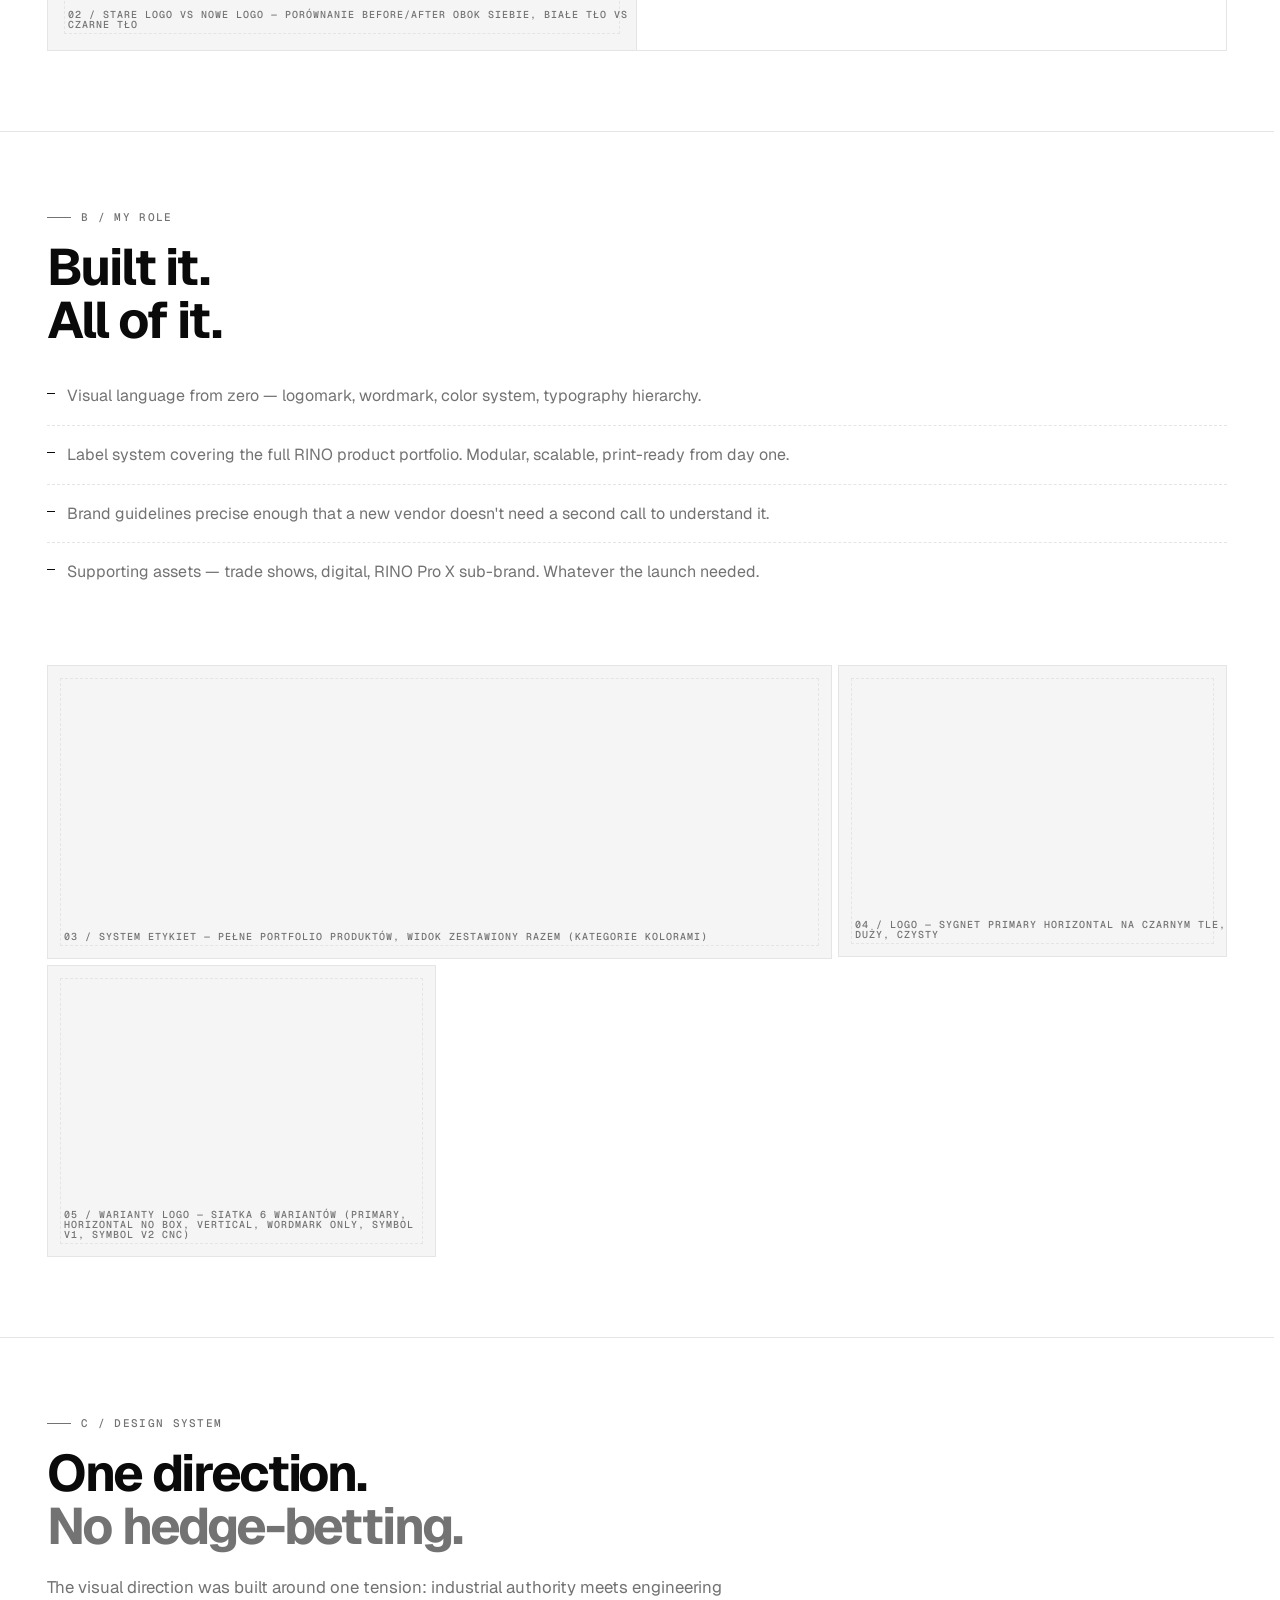
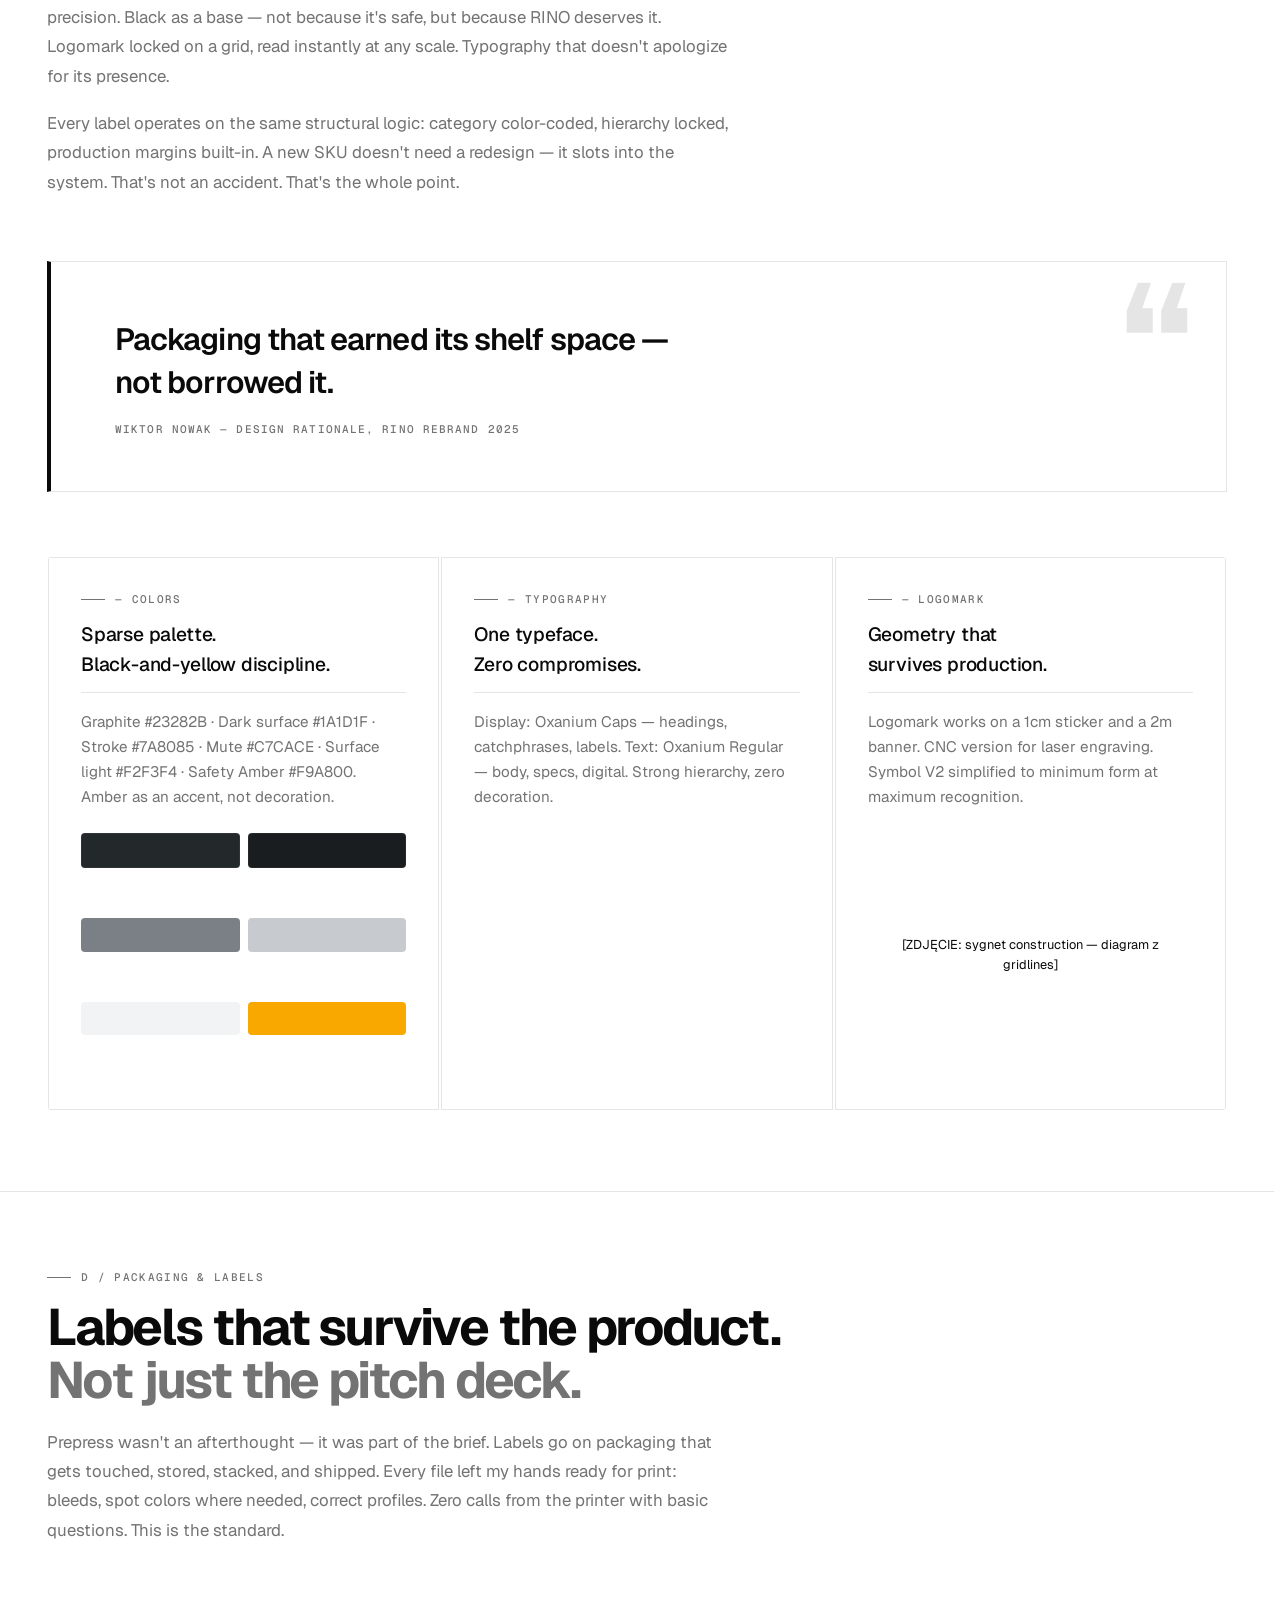
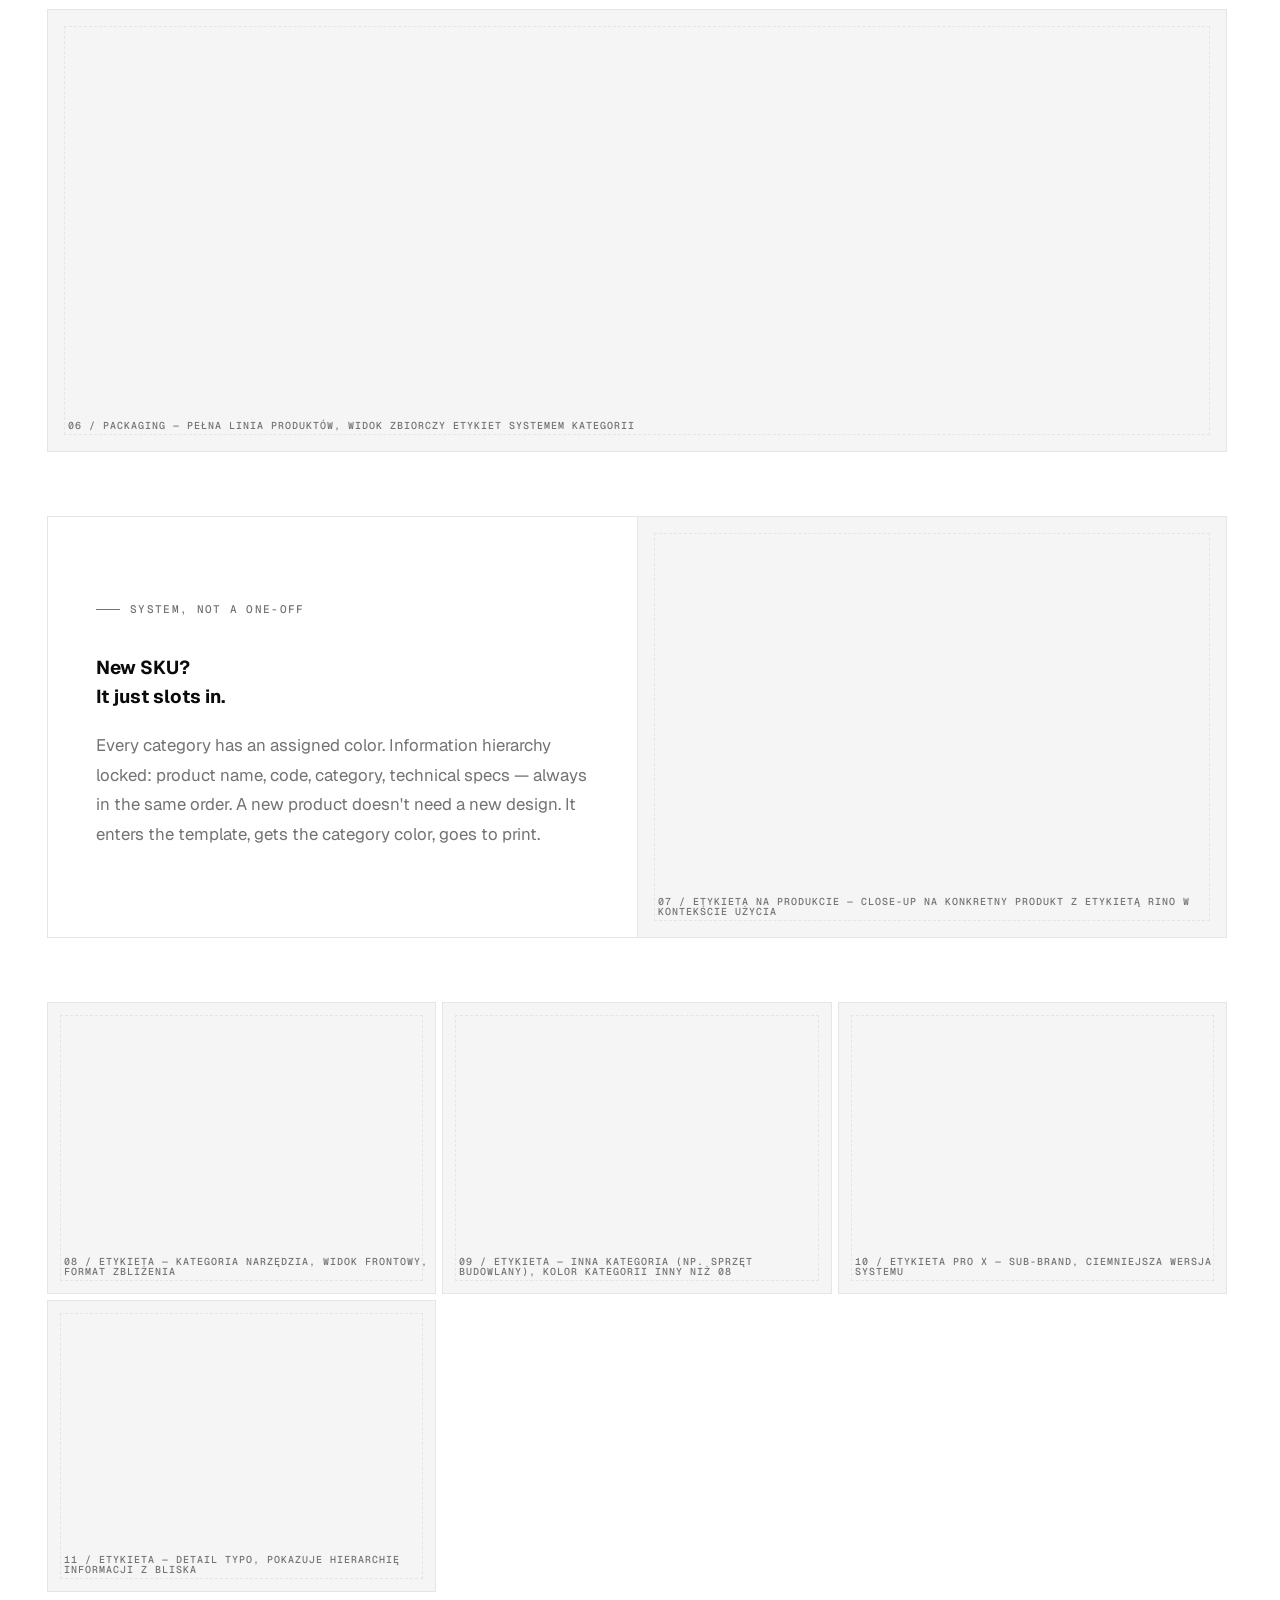
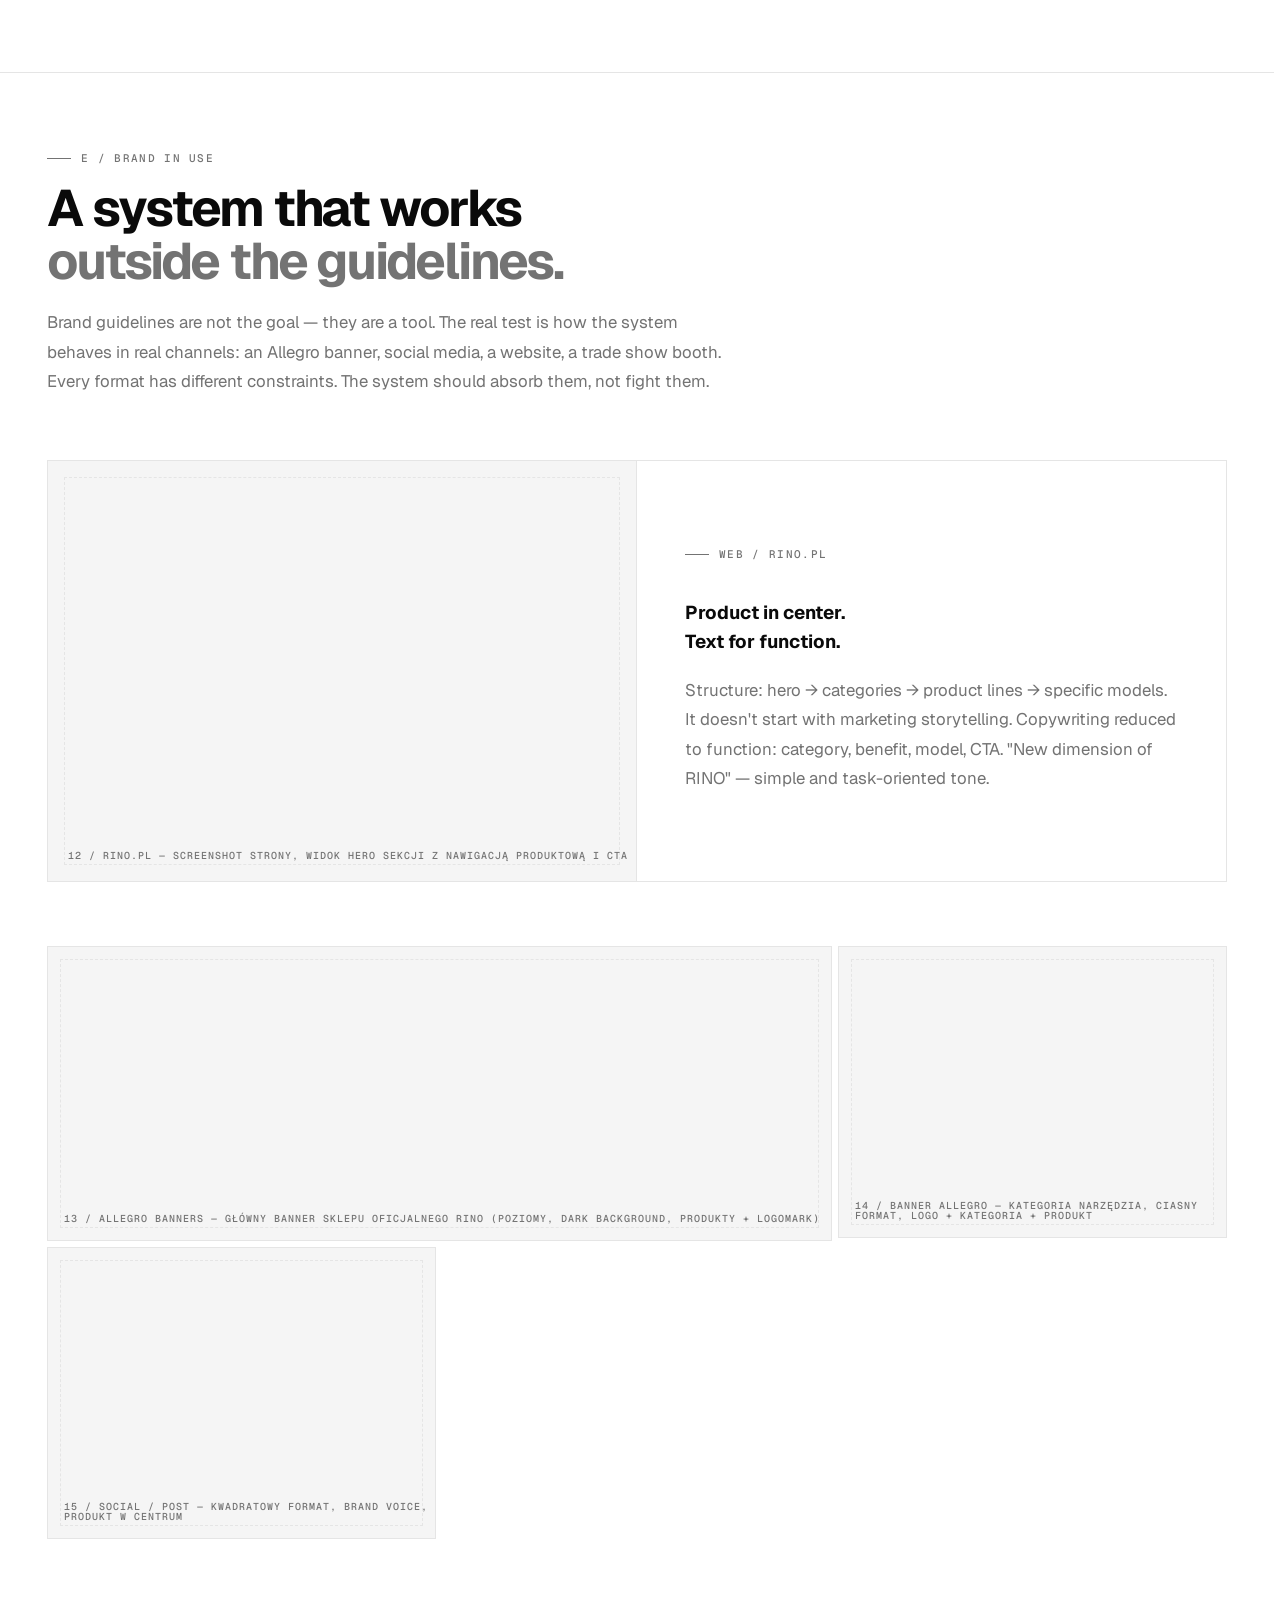
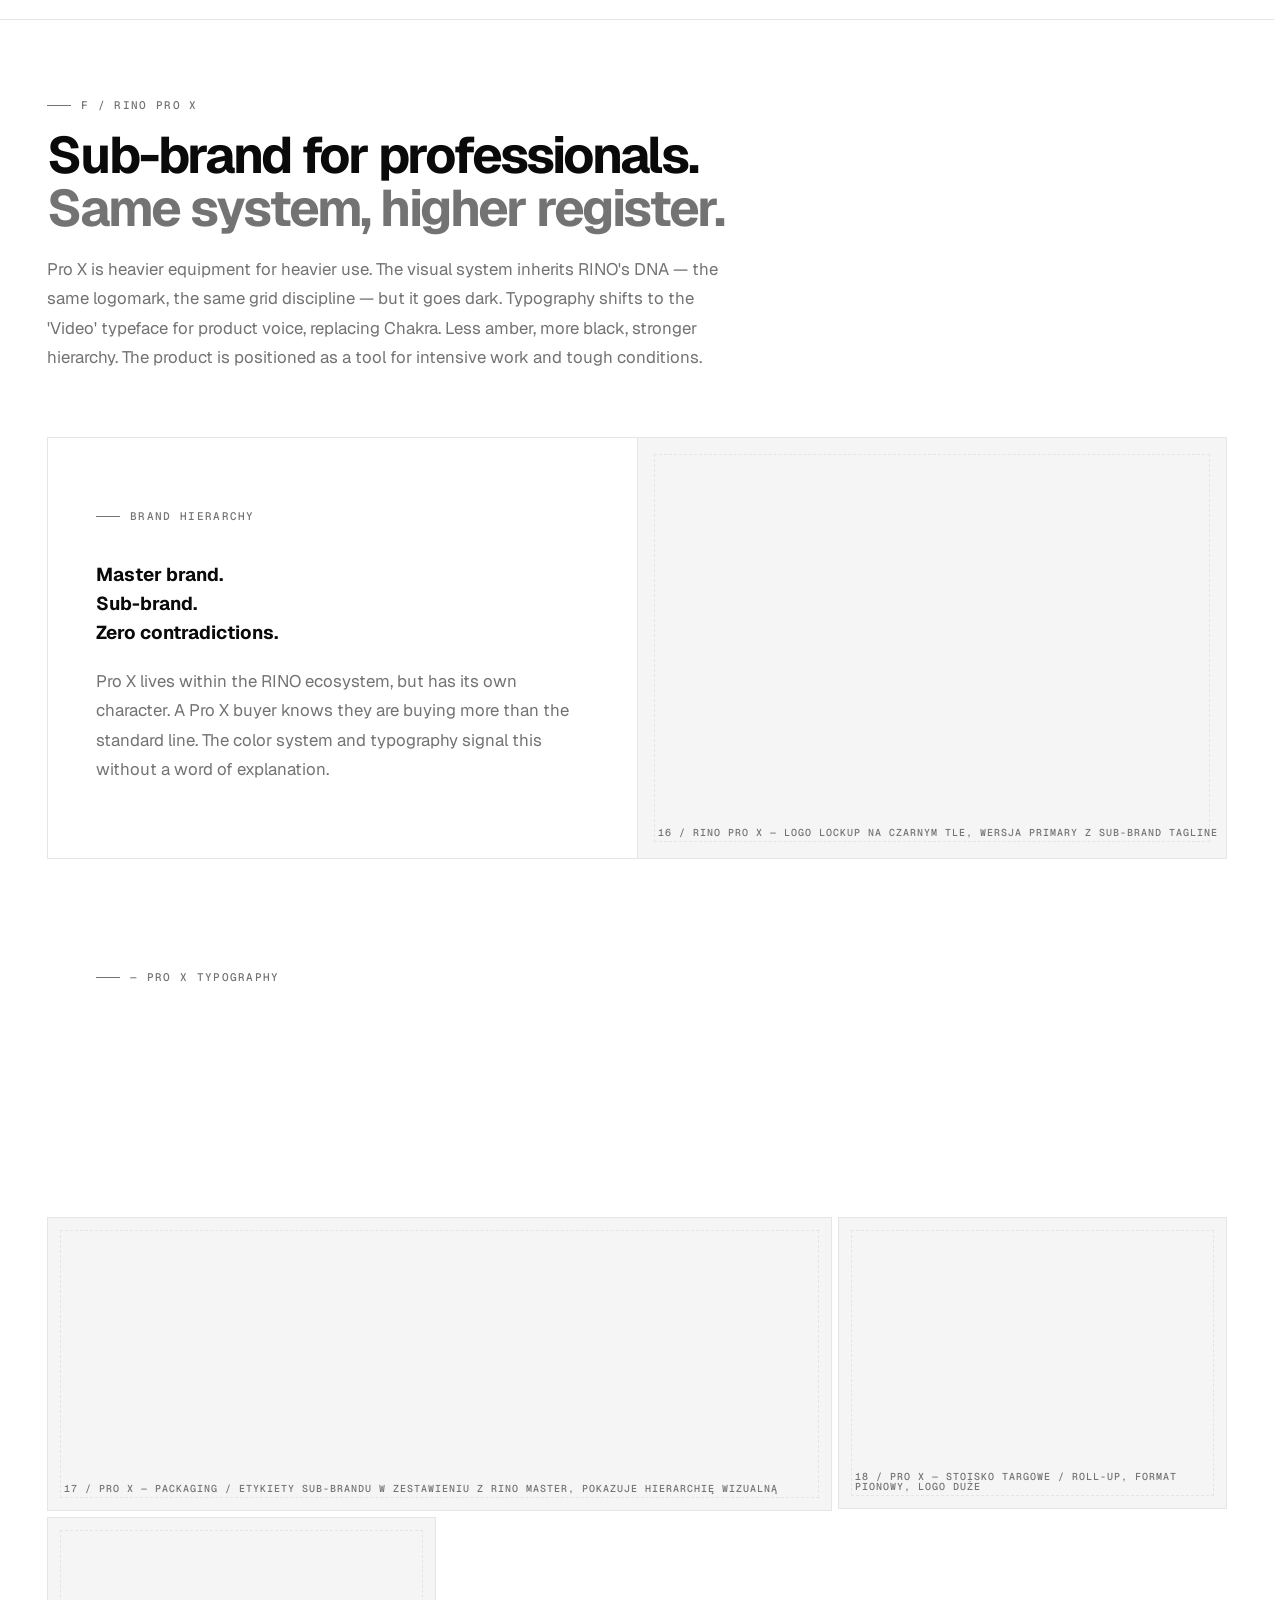
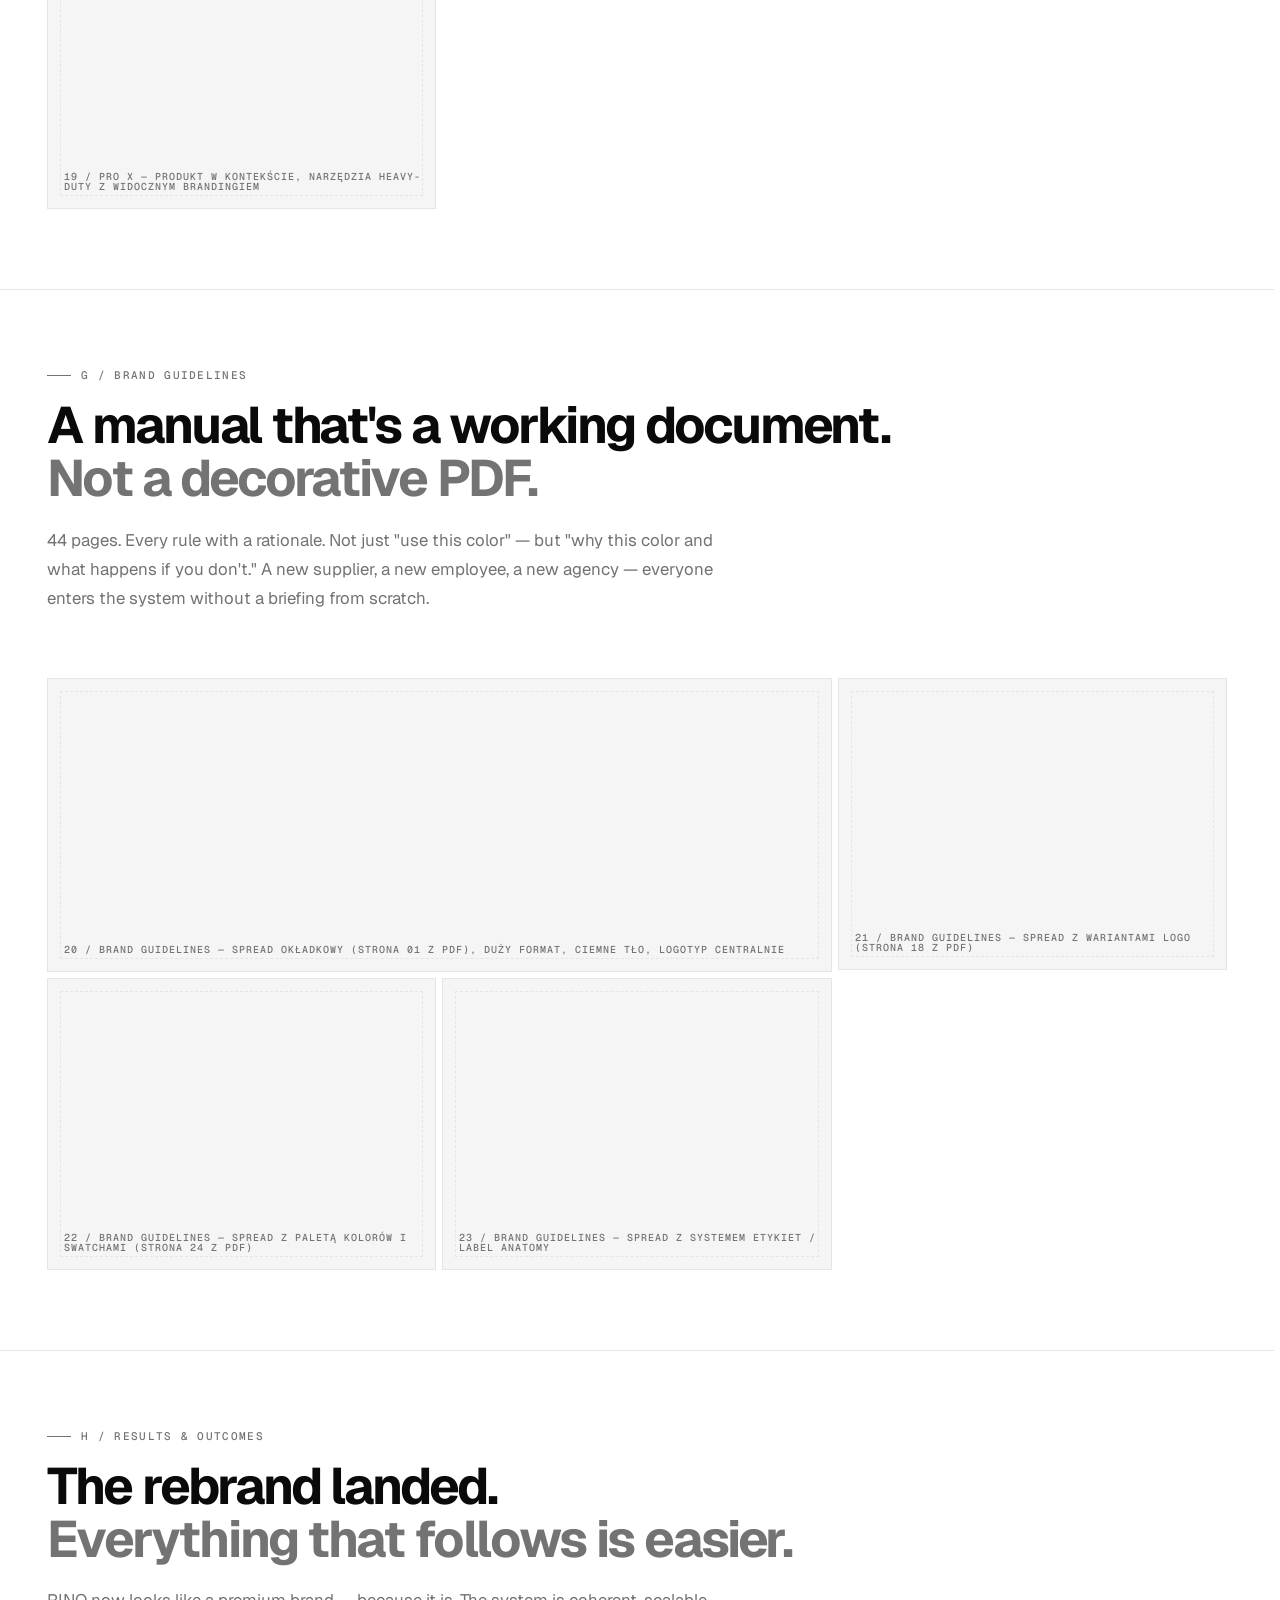
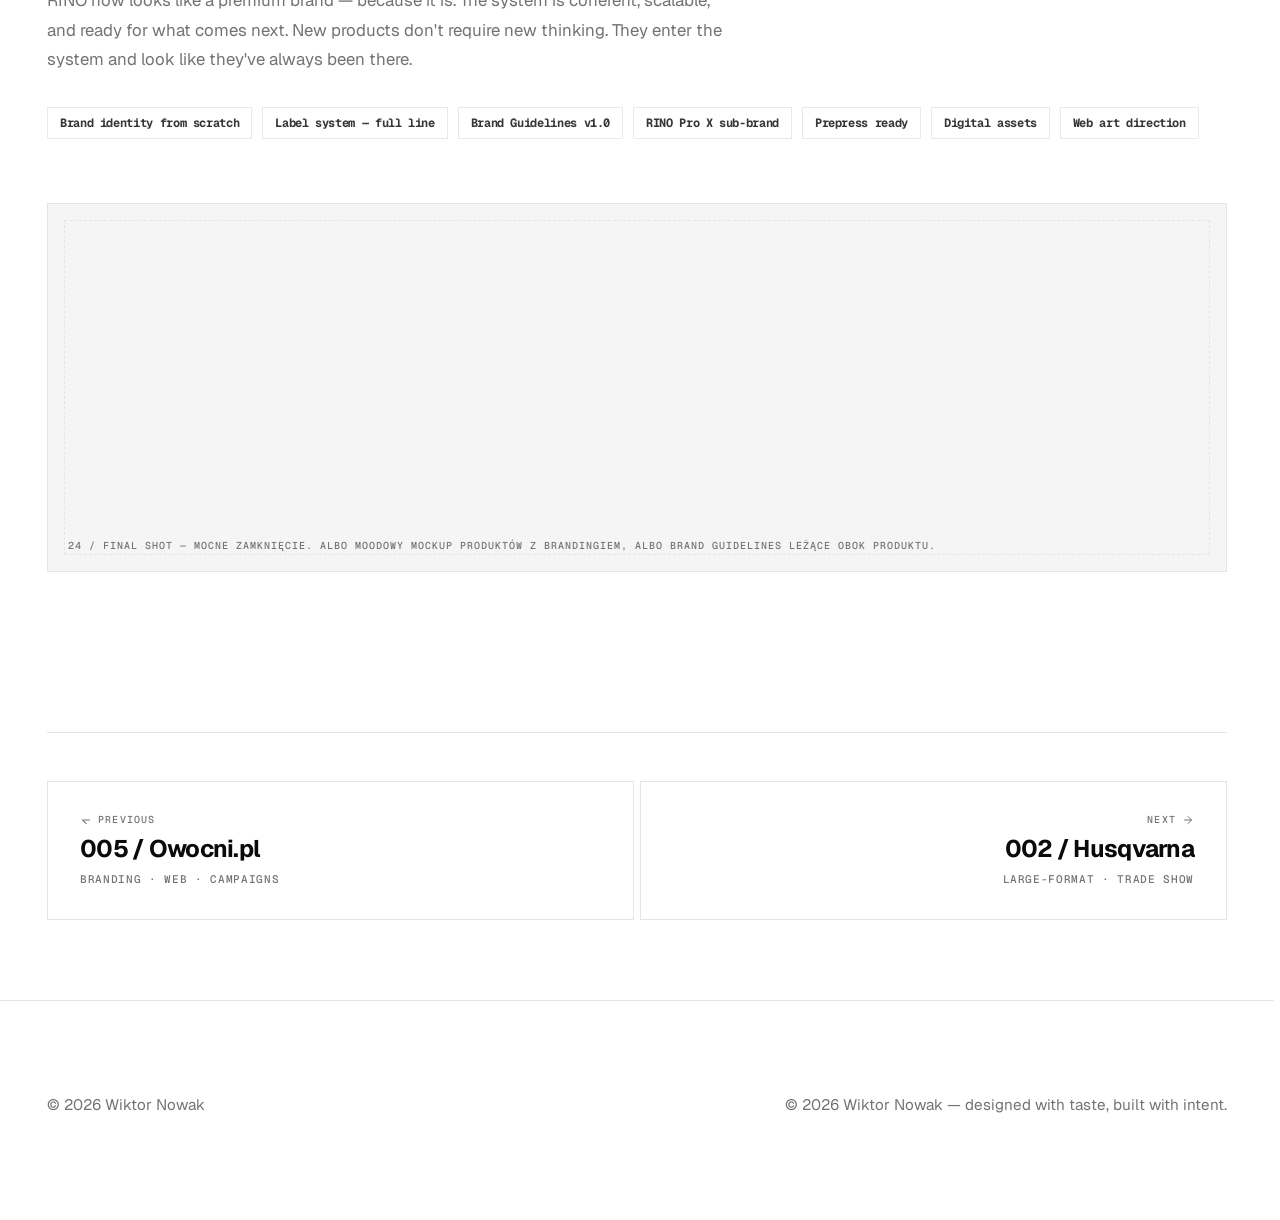
<file: rino.html>
<!DOCTYPE html>
<html lang="en">
<head>
<meta charset="UTF-8">
<meta name="viewport" content="width=device-width, initial-scale=1.0">
<title>RINO — Flagship Rebrand | Wiktor Nowak</title>
<meta name="description" content="Case study: RINO flagship rebrand — brand identity, packaging design and label system by Wiktor Nowak. A product that finally looks like it deserves its shelf space.">
<meta name="theme-color" content="#0a0a0a">
<meta property="og:title" content="RINO — Flagship Rebrand | Wiktor Nowak">
<meta property="og:description" content="Brand identity, packaging and label system. A full rebrand from zero.">
<meta property="og:type" content="article">
<meta property="og:url" content="https://wiktornowak.pl/rino.html">
<link rel="icon" href="favicon.ico" type="image/x-icon">
<link rel="icon" type="image/png" sizes="32x32" href="favicon-32x32.png">
<link rel="icon" type="image/png" sizes="16x16" href="favicon-16x16.png">
<link rel="apple-touch-icon" sizes="180x180" href="apple-touch-icon.png">
<link rel="preconnect" href="https://fonts.googleapis.com">
<link rel="preconnect" href="https://fonts.gstatic.com" crossorigin>
<link href="https://fonts.googleapis.com/css2?family=Chakra+Petch:wght@400;600&family=Geist:wght@400;500;600;700&family=Geist+Mono:wght@400;500&family=Oxanium:wght@500;800&display=swap" rel="stylesheet">
<link rel="stylesheet" href="style.css">
<script defer src="https://cloud.umami.is/script.js" data-website-id="50bbb984-8d4e-40b0-95b7-049831238266"></script>
</head>
<body>
<a class="skip-link" href="#main">Skip to content</a>
<div class="scroll-progress" aria-hidden="true"></div>
<div class="context-cursor" id="contextCursor" aria-hidden="true"></div>
<canvas class="dot-field" id="dotField" aria-hidden="true"></canvas>

<header class="site-header">
  <div class="container">
    <a class="brand" href="index.html" data-cursor="Home" data-cursor-offset="nav">
      <span class="brand-mark" aria-hidden="true"></span>
      <span><span class="brand-name">Wiktor Nowak</span> <span class="brand-sub">/ Portfolio</span></span>
    </a>
    <nav class="nav" aria-label="Primary navigation">
      <a class="nav-link" href="index.html#work" data-cursor="Scroll" data-cursor-offset="nav">Work</a>
      <a class="nav-link" href="index.html#process" data-cursor="Scroll" data-cursor-offset="nav">Process</a>
      <a class="nav-link" href="index.html#experience" data-cursor="Scroll" data-cursor-offset="nav">Experience</a>
      <a class="nav-link" href="index.html#skills" data-cursor="Scroll" data-cursor-offset="nav">Skills</a>
      <button class="theme-toggle" id="themeToggle" type="button" aria-label="Toggle color theme" data-cursor="Theme" data-cursor-offset="nav">
        <svg class="icon-moon" viewBox="0 0 24 24"><path d="M21 12.79A9 9 0 1 1 11.21 3 7 7 0 0 0 21 12.79"></path></svg>
        <svg class="icon-sun" viewBox="0 0 24 24"><circle cx="12" cy="12" r="4"></circle><path d="M12 2v2M12 20v2M4.93 4.93l1.41 1.41M17.66 17.66l1.41 1.41M2 12h2M20 12h2M4.93 19.07l1.41-1.41M17.66 6.34l1.41-1.41"></path></svg>
      </button>
      <button class="nav-toggle" id="navToggle" type="button" aria-label="Open navigation" aria-expanded="false">
        <svg class="icon-hamburger" viewBox="0 0 24 24"><line x1="3" y1="6" x2="21" y2="6"></line><line x1="3" y1="12" x2="21" y2="12"></line><line x1="3" y1="18" x2="21" y2="18"></line></svg>
        <svg class="icon-hamburger-close" viewBox="0 0 24 24"><line x1="18" y1="6" x2="6" y2="18"></line><line x1="6" y1="6" x2="18" y2="18"></line></svg>
      </button>
      <a class="cta nav-cta" href="index.html#contact" data-cursor="Scroll" data-cursor-offset="nav">Get in touch</a>
    </nav>
  </div>
</header>

<main id="main">

  <!-- ===================== HERO ===================== -->
  <section class="case-hero" style="padding-top: 120px; padding-bottom: 60px;">
    <div class="container">
      <div class="reveal">
        <p class="case-kicker">001 / iSprzet · 2024</p>
        <h1 style="margin-bottom: 16px; font-size: clamp(3rem, 6vw, 5rem); line-height: 1;">RINO — Flagship Rebrand</h1>
        <p class="case-body" style="font-weight: 500;">Branding · Packaging · Style Guide</p>
        <p class="case-body muted" style="max-width: 600px; margin-top: 16px;">RINO had a solid product and a weak face. A full rebrand from zero — new logomark, full label system, print-ready brand guidelines. Now it looks like a brand that earned its place on the shelf.</p>
        
        <div style="display: grid; grid-template-columns: repeat(auto-fit, minmax(150px, 1fr)); gap: 20px; margin-top: 48px; padding-top: 24px; border-top: 1px solid rgba(255,255,255,0.12);">
          <div>
            <span class="case-kicker" style="opacity: 0.6;">Client</span><br><strong>Teamtools sp. z o.o.</strong>
          </div>
          <div>
            <span class="case-kicker" style="opacity: 0.6;">Year</span><br><strong>2024–2025</strong>
          </div>
          <div>
            <span class="case-kicker" style="opacity: 0.6;">Scope</span><br><strong>Brand identity · Packaging · Guidelines</strong>
          </div>
          <div>
            <span class="case-kicker" style="opacity: 0.6;">Channels</span><br><strong>Retail · Allegro · Web</strong>
          </div>
        </div>
      </div>

      <div class="case-photo-full reveal" style="aspect-ratio: 16/7; margin-top: 64px;">
        <span class="photo-label">01 / Hero — brand overview, wszystkie warianty loga na czarnym tle lub mockup produktów z logo</span>
      </div>
    </div>
  </section>

  <!-- ===================== SEKCJA A ===================== -->
  <section class="case-section">
    <div class="container">
      <div class="reveal">
        <p class="case-kicker">A / Brief</p>
        <h2>A solid product.<br><span class="muted">Buried by its own packaging.</span></h2>
        <p class="case-body">RINO had earned its reputation in the field — tools that didn't fail, customers returning without reminders. But the visual identity said otherwise. Outdated labels, no system, no logic that could scale. On the shelf, it looked like the cheapest option in the category.</p>
        <p class="case-body">The brief was deceptively simple: make RINO look like a brand that deserves its place. But behind it was something harder — building a visual system from scratch that survives at a centimetre on a label and two metres on a trade show stand, and won't fall apart after its first contact with a printing house.</p>
        <p class="case-body">No templates. No mood board pasted onto a presentation. A real brand system that works in the real world.</p>
      </div>
      <div class="case-split reveal" style="margin-top: 64px;">
        <div class="case-split-photo">
          <span class="photo-label">02 / Stare logo vs nowe logo — porównanie before/after obok siebie, białe tło vs czarne tło</span>
        </div>
        <div class="case-split-content">
          <p class="case-kicker">Before / After</p>
          <h3>From rhino to system.</h3>
          <p class="case-body">Old logo: literal rhino, rounded, soft, accidental. New: geometric logomark, locked on a grid, read instantly at any scale. Wordmark redesigned for the product — strong geometry, no apologies for itself.</p>
        </div>
      </div>
    </div>
  </section>

  <!-- ===================== SEKCJA B ===================== -->
  <section class="case-section">
    <div class="container">
      <div class="reveal">
        <p class="case-kicker">B / My role</p>
        <h2>Built it.<br>All of it.</h2>
        <ul class="case-role-list">
          <li>Visual language from zero — logomark, wordmark, color system, typography hierarchy.</li>
          <li>Label system covering the full RINO product portfolio. Modular, scalable, print-ready from day one.</li>
          <li>Brand guidelines precise enough that a new vendor doesn't need a second call to understand it.</li>
          <li>Supporting assets — trade shows, digital, RINO Pro X sub-brand. Whatever the launch needed.</li>
        </ul>
      </div>
      <div class="case-photo-grid reveal" style="margin-top: 64px;">
        <div class="case-photo-cell wide">
          <span class="photo-label">03 / System etykiet — pełne portfolio produktów, widok zestawiony razem (kategorie kolorami)</span>
        </div>
        <div class="case-photo-cell">
          <span class="photo-label">04 / Logo — sygnet primary horizontal na czarnym tle, duży, czysty</span>
        </div>
        <div class="case-photo-cell">
          <span class="photo-label">05 / Warianty logo — siatka 6 wariantów (primary, horizontal no box, vertical, wordmark only, symbol v1, symbol v2 CNC)</span>
        </div>
      </div>
    </div>
  </section>

  <!-- ===================== SEKCJA C ===================== -->
  <section class="case-section">
    <div class="container">
      <div class="reveal">
        <p class="case-kicker">C / Design system</p>
        <h2>One direction.<br><span class="muted">No hedge-betting.</span></h2>
        <p class="case-body">The visual direction was built around one tension: industrial authority meets engineering precision. Black as a base — not because it's safe, but because RINO deserves it. Logomark locked on a grid, read instantly at any scale. Typography that doesn't apologize for its presence.</p>
        <p class="case-body">Every label operates on the same structural logic: category color-coded, hierarchy locked, production margins built-in. A new SKU doesn't need a redesign — it slots into the system. That's not an accident. That's the whole point.</p>
      </div>
      <div class="case-quote reveal" style="margin-top: 64px; margin-bottom: 64px;">
        <blockquote>Packaging that earned its shelf space — not borrowed it.</blockquote>
        <cite>Wiktor Nowak — design rationale, RINO rebrand 2025</cite>
      </div>
      <div class="reveal" style="display: grid; grid-template-columns: repeat(auto-fit, minmax(250px, 1fr)); gap: 2px; background: rgba(255,255,255,0.08); border: 1px solid rgba(255,255,255,0.08); border-radius: 4px; overflow: hidden;">
        <div class="project-block" style="background: var(--bg); padding: 32px;">
          <p class="case-kicker" style="margin-bottom: 12px;">— Colors</p>
          <h4 style="margin-bottom: 16px; font-size: 1.2rem; font-weight: 500;">Sparse palette.<br>Black-and-yellow discipline.</h4>
          <p class="case-body" style="font-size: 0.95rem;">Graphite #23282B · Dark surface #1A1D1F · Stroke #7A8085 · Mute #C7CACE · Surface light #F2F3F4 · Safety Amber #F9A800. Amber as an accent, not decoration.</p>
          <div style="margin-top: 24px; aspect-ratio: 4/3; display: grid; grid-template-columns: 1fr 1fr; gap: 8px;">
            <div style="display: flex; flex-direction: column;">
              <div style="flex: 1; background: #23282B; border-radius: 4px; border: 1px solid rgba(255,255,255,0.05);"></div>
              <div style="margin-top: 6px;">
                <div style="font-size: 0.8rem; font-weight: 500; color: #fff;">Graphite</div>
                <div style="font-size: 0.65rem; font-family: var(--mono); color: rgba(255,255,255,0.5);">#23282B</div>
              </div>
            </div>
            <div style="display: flex; flex-direction: column;">
              <div style="flex: 1; background: #1A1D1F; border-radius: 4px; border: 1px solid rgba(255,255,255,0.05);"></div>
              <div style="margin-top: 6px;">
                <div style="font-size: 0.8rem; font-weight: 500; color: #fff;">Dark surface</div>
                <div style="font-size: 0.65rem; font-family: var(--mono); color: rgba(255,255,255,0.5);">#1A1D1F</div>
              </div>
            </div>
            <div style="display: flex; flex-direction: column;">
              <div style="flex: 1; background: #7A8085; border-radius: 4px;"></div>
              <div style="margin-top: 6px;">
                <div style="font-size: 0.8rem; font-weight: 500; color: #fff;">Stroke</div>
                <div style="font-size: 0.65rem; font-family: var(--mono); color: rgba(255,255,255,0.5);">#7A8085</div>
              </div>
            </div>
            <div style="display: flex; flex-direction: column;">
              <div style="flex: 1; background: #C7CACE; border-radius: 4px;"></div>
              <div style="margin-top: 6px;">
                <div style="font-size: 0.8rem; font-weight: 500; color: #fff;">Mute</div>
                <div style="font-size: 0.65rem; font-family: var(--mono); color: rgba(255,255,255,0.5);">#C7CACE</div>
              </div>
            </div>
            <div style="display: flex; flex-direction: column;">
              <div style="flex: 1; background: #F2F3F4; border-radius: 4px;"></div>
              <div style="margin-top: 6px;">
                <div style="font-size: 0.8rem; font-weight: 500; color: #fff;">Surface light</div>
                <div style="font-size: 0.65rem; font-family: var(--mono); color: rgba(255,255,255,0.5);">#F2F3F4</div>
              </div>
            </div>
            <div style="display: flex; flex-direction: column;">
              <div style="flex: 1; background: #F9A800; border-radius: 4px;"></div>
              <div style="margin-top: 6px;">
                <div style="font-size: 0.8rem; font-weight: 500; color: #fff;">Safety Amber</div>
                <div style="font-size: 0.65rem; font-family: var(--mono); color: rgba(255,255,255,0.5);">#F9A800</div>
              </div>
            </div>
          </div>
        </div>
        <div class="project-block" style="background: var(--bg); padding: 32px;">
          <p class="case-kicker" style="margin-bottom: 12px;">— Typography</p>
          <h4 style="margin-bottom: 16px; font-size: 1.2rem; font-weight: 500;">One typeface.<br>Zero compromises.</h4>
          <p class="case-body" style="font-size: 0.95rem;">Display: Oxanium Caps — headings, catchphrases, labels. Text: Oxanium Regular — body, specs, digital. Strong hierarchy, zero decoration.</p>

          <div style="margin-top: 24px; padding: 16px 0; border-radius: 4px; display: flex; flex-direction: column; justify-content: center; gap: 20px; aspect-ratio: 4/3;">
            <div>
              <div style="font-family: 'Oxanium', sans-serif; font-size: clamp(2.2rem, 3vw, 2.8rem); font-weight: 800; line-height: 1; letter-spacing: -0.02em; color: #fff; text-transform: uppercase;">OXANIUM</div>
              <div style="font-family: var(--mono); font-size: 0.65rem; color: rgba(255,255,255,0.4); margin-top: 8px; text-transform: uppercase; letter-spacing: 0.05em;">Headings / Meta / Labels</div>
            </div>
            <div style="height: 1px; background: rgba(255,255,255,0.08); width: 100%;"></div>
            <div>
              <div style="font-family: 'Oxanium', sans-serif; font-size: clamp(1.6rem, 2.5vw, 2rem); font-weight: 500; line-height: 1; letter-spacing: -0.01em; color: #fff;">Oxanium</div>
              <div style="font-family: var(--mono); font-size: 0.65rem; color: rgba(255,255,255,0.4); margin-top: 8px; text-transform: uppercase; letter-spacing: 0.05em;">Body copy / Technical notes</div>
            </div>
          </div>
        </div>
        <div class="project-block" style="background: var(--bg); padding: 32px;">
          <p class="case-kicker" style="margin-bottom: 12px;">— Logomark</p>
          <h4 style="margin-bottom: 16px; font-size: 1.2rem; font-weight: 500;">Geometry that<br>survives production.</h4>
          <p class="case-body" style="font-size: 0.95rem;">Logomark works on a 1cm sticker and a 2m banner. CNC version for laser engraving. Symbol V2 simplified to minimum form at maximum recognition.</p>
          <div style="margin-top: 24px; aspect-ratio: 4/3; background: rgba(255,255,255,0.03); display: flex; align-items: center; justify-content: center; text-align: center; padding: 16px; border-radius: 4px;">
            <span class="photo-label" style="font-size: 0.8rem;">[ZDJĘCIE: sygnet construction — diagram z gridlines]</span>
          </div>
        </div>
      </div>
    </div>
  </section>

  <!-- ===================== SEKCJA D ===================== -->
  <section class="case-section">
    <div class="container">
      <div class="reveal">
        <p class="case-kicker">D / Packaging & Labels</p>
        <h2>Labels that survive the product.<br><span class="muted">Not just the pitch deck.</span></h2>
        <p class="case-body">Prepress wasn't an afterthought — it was part of the brief. Labels go on packaging that gets touched, stored, stacked, and shipped. Every file left my hands ready for print: bleeds, spot colors where needed, correct profiles. Zero calls from the printer with basic questions. This is the standard.</p>
      </div>
      <div class="case-photo-full reveal" style="aspect-ratio: 16/6; margin-top: 64px;">
        <span class="photo-label">06 / Packaging — pełna linia produktów, widok zbiorczy etykiet systemem kategorii</span>
      </div>
      <div class="case-split reverse reveal" style="margin-top: 64px;">
        <div class="case-split-photo">
          <span class="photo-label">07 / Etykieta na produkcie — close-up na konkretny produkt z etykietą RINO w kontekście użycia</span>
        </div>
        <div class="case-split-content">
          <p class="case-kicker">System, not a one-off</p>
          <h3>New SKU?<br>It just slots in.</h3>
          <p class="case-body">Every category has an assigned color. Information hierarchy locked: product name, code, category, technical specs — always in the same order. A new product doesn't need a new design. It enters the template, gets the category color, goes to print.</p>
        </div>
      </div>
      <div class="case-photo-grid reveal" style="margin-top: 64px;">
        <div class="case-photo-cell">
          <span class="photo-label">08 / Etykieta — kategoria narzędzia, widok frontowy, format zbliżenia</span>
        </div>
        <div class="case-photo-cell">
          <span class="photo-label">09 / Etykieta — inna kategoria (np. sprzęt budowlany), kolor kategorii inny niż 08</span>
        </div>
        <div class="case-photo-cell">
          <span class="photo-label">10 / Etykieta Pro X — sub-brand, ciemniejsza wersja systemu</span>
        </div>
        <div class="case-photo-cell">
          <span class="photo-label">11 / Etykieta — detail typo, pokazuje hierarchię informacji z bliska</span>
        </div>
      </div>
    </div>
  </section>

  <!-- ===================== SEKCJA E ===================== -->
  <section class="case-section">
    <div class="container">
      <div class="reveal">
        <p class="case-kicker">E / Brand in use</p>
        <h2>A system that works<br><span class="muted">outside the guidelines.</span></h2>
        <p class="case-body">Brand guidelines are not the goal — they are a tool. The real test is how the system behaves in real channels: an Allegro banner, social media, a website, a trade show booth. Every format has different constraints. The system should absorb them, not fight them.</p>
      </div>
      <div class="case-split reveal" style="margin-top: 64px;">
        <div class="case-split-photo">
          <span class="photo-label">12 / rino.pl — screenshot strony, widok hero sekcji z nawigacją produktową i CTA</span>
        </div>
        <div class="case-split-content">
          <p class="case-kicker">Web / rino.pl</p>
          <h3>Product in center.<br>Text for function.</h3>
          <p class="case-body">Structure: hero → categories → product lines → specific models. It doesn't start with marketing storytelling. Copywriting reduced to function: category, benefit, model, CTA. "New dimension of RINO" — simple and task-oriented tone.</p>
        </div>
      </div>
      <div class="case-photo-grid reveal" style="margin-top: 64px;">
        <div class="case-photo-cell wide">
          <span class="photo-label">13 / Allegro banners — główny banner sklepu oficjalnego RINO (poziomy, dark background, produkty + logomark)</span>
        </div>
        <div class="case-photo-cell">
          <span class="photo-label">14 / Banner Allegro — kategoria Narzędzia, ciasny format, logo + kategoria + produkt</span>
        </div>
        <div class="case-photo-cell">
          <span class="photo-label">15 / Social / post — kwadratowy format, brand voice, produkt w centrum</span>
        </div>
      </div>
    </div>
  </section>

  <!-- ===================== SEKCJA F ===================== -->
  <section class="case-section">
    <div class="container">
      <div class="reveal">
        <p class="case-kicker">F / RINO Pro X</p>
        <h2>Sub-brand for professionals.<br><span class="muted">Same system, higher register.</span></h2>
        <p class="case-body">Pro X is heavier equipment for heavier use. The visual system inherits RINO's DNA — the same logomark, the same grid discipline — but it goes dark. Typography shifts to the 'Video' typeface for product voice, replacing Chakra. Less amber, more black, stronger hierarchy. The product is positioned as a tool for intensive work and tough conditions.</p>
      </div>
      <div class="case-split reverse reveal" style="margin-top: 64px;">
        <div class="case-split-photo">
          <span class="photo-label">16 / RINO Pro X — logo lockup na czarnym tle, wersja primary z sub-brand tagline</span>
        </div>
        <div class="case-split-content">
          <p class="case-kicker">Brand hierarchy</p>
          <h3>Master brand.<br>Sub-brand.<br>Zero contradictions.</h3>
          <p class="case-body">Pro X lives within the RINO ecosystem, but has its own character. A Pro X buyer knows they are buying more than the standard line. The color system and typography signal this without a word of explanation.</p>
        </div>
      </div>

      <div class="reveal" style="margin-top: 64px; background: rgba(255,255,255,0.03); border: 1px solid rgba(255,255,255,0.05); border-radius: 4px; padding: 48px;">
        <p class="case-kicker" style="margin-bottom: 32px;">— Pro X Typography</p>
        <div style="display: grid; grid-template-columns: repeat(auto-fit, minmax(280px, 1fr)); gap: 48px;">
          <div>
            <div style="font-family: 'Oxanium', sans-serif; font-size: clamp(2.2rem, 3vw, 2.8rem); font-weight: 800; line-height: 1; letter-spacing: -0.02em; color: #fff; text-transform: uppercase;">OXANIUM</div>
            <div style="font-family: var(--mono); font-size: 0.65rem; color: rgba(255,255,255,0.4); margin-top: 12px; text-transform: uppercase; letter-spacing: 0.05em;">Structure / Titles / Sections</div>
          </div>
          <div>
            <div style="font-family: 'Video', 'Chakra Petch', sans-serif; font-size: clamp(2rem, 2.5vw, 2.4rem); font-weight: 500; line-height: 1; letter-spacing: -0.01em; color: #fff;">Video</div>
            <div style="font-size: 0.85rem; color: rgba(255,255,255,0.6); font-family: 'Video', 'Chakra Petch', sans-serif; letter-spacing: 0.02em; margin-top: 8px;">VX 08 10 12 / PRO X / XR</div>
            <div style="font-family: var(--mono); font-size: 0.65rem; color: rgba(255,255,255,0.4); margin-top: 12px; text-transform: uppercase; letter-spacing: 0.05em;">Product layer / Model plates</div>
          </div>
        </div>
      </div>

      <div class="case-photo-grid reveal" style="margin-top: 64px;">
        <div class="case-photo-cell wide">
          <span class="photo-label">17 / Pro X — packaging / etykiety sub-brandu w zestawieniu z RINO master, pokazuje hierarchię wizualną</span>
        </div>
        <div class="case-photo-cell">
          <span class="photo-label">18 / Pro X — stoisko targowe / roll-up, format pionowy, logo duże</span>
        </div>
        <div class="case-photo-cell">
          <span class="photo-label">19 / Pro X — produkt w kontekście, narzędzia heavy-duty z widocznym brandingiem</span>
        </div>
      </div>
    </div>
  </section>

  <!-- ===================== SEKCJA G ===================== -->
  <section class="case-section">
    <div class="container">
      <div class="reveal">
        <p class="case-kicker">G / Brand Guidelines</p>
        <h2>A manual that's a working document.<br><span class="muted">Not a decorative PDF.</span></h2>
        <p class="case-body">44 pages. Every rule with a rationale. Not just "use this color" — but "why this color and what happens if you don't." A new supplier, a new employee, a new agency — everyone enters the system without a briefing from scratch.</p>
      </div>
      <div class="case-photo-grid reveal" style="margin-top: 64px;">
        <div class="case-photo-cell wide">
          <span class="photo-label">20 / Brand Guidelines — spread okładkowy (strona 01 z PDF), duży format, ciemne tło, logotyp centralnie</span>
        </div>
        <div class="case-photo-cell">
          <span class="photo-label">21 / Brand Guidelines — spread z wariantami logo (strona 18 z PDF)</span>
        </div>
        <div class="case-photo-cell">
          <span class="photo-label">22 / Brand Guidelines — spread z paletą kolorów i swatchami (strona 24 z PDF)</span>
        </div>
        <div class="case-photo-cell">
          <span class="photo-label">23 / Brand Guidelines — spread z systemem etykiet / label anatomy</span>
        </div>
      </div>
    </div>
  </section>

  <!-- ===================== SEKCJA H ===================== -->
  <section class="case-section">
    <div class="container">
      <div class="reveal">
        <p class="case-kicker">H / Results & outcomes</p>
        <h2>The rebrand landed.<br><span class="muted">Everything that follows is easier.</span></h2>
        <p class="case-body">RINO now looks like a premium brand — because it is. The system is coherent, scalable, and ready for what comes next. New products don't require new thinking. They enter the system and look like they've always been there.</p>
      </div>
      <div class="outcomes reveal" style="margin-top: 32px;">
        <span class="tag">Brand identity from scratch</span>
        <span class="tag">Label system — full line</span>
        <span class="tag">Brand Guidelines v1.0</span>
        <span class="tag">RINO Pro X sub-brand</span>
        <span class="tag">Prepress ready</span>
        <span class="tag">Digital assets</span>
        <span class="tag">Web art direction</span>
      </div>
      <div class="case-photo-full reveal" style="aspect-ratio: 16/5; margin-top: 64px;">
        <span class="photo-label">24 / Final shot — mocne zamknięcie. Albo moodowy mockup produktów z brandingiem, albo brand guidelines leżące obok produktu.</span>
      </div>
    </div>
  </section>

  <!-- ===================== PROJECT NAVIGATION ===================== -->
  <div class="container">
    <nav class="project-nav reveal" aria-label="Other projects">
      <a href="index.html#work" class="project-nav-item" data-cursor="Prev">
        <span class="project-nav-direction">
          <svg viewBox="0 0 24 24" aria-hidden="true"><line x1="19" y1="12" x2="5" y2="12"></line><polyline points="12 19 5 12 12 19"></polyline></svg>
          Previous
        </span>
        <span class="project-nav-title">005 / Owocni.pl</span>
        <span class="project-nav-sub">Branding · Web · Campaigns</span>
      </a>
      <a href="index.html#work" class="project-nav-item next" data-cursor="Next">
        <span class="project-nav-direction">
          Next
          <svg viewBox="0 0 24 24" aria-hidden="true"><line x1="5" y1="12" x2="19" y2="12"></line><polyline points="12 5 19 12 12 19"></polyline></svg>
        </span>
        <span class="project-nav-title">002 / Husqvarna</span>
        <span class="project-nav-sub">Large-format · Trade show</span>
      </a>
    </nav>
  </div>

  <!-- ===================== FOOTER ===================== -->
  <section class="section" id="contact-strip" style="border-top: 1px solid var(--line); margin-top: 80px;">
    <div class="container">
      <footer>
        <span>© 2026 Wiktor Nowak</span>
        <span>© 2026 Wiktor Nowak — designed with taste, built with intent.</span>
      </footer>
    </div>
  </section>

</main>

<button class="back-to-top" id="backToTop" aria-label="Back to top" data-cursor="Top">
  <svg viewBox="0 0 24 24"><polyline points="18 15 12 9 6 15"></polyline></svg>
</button>

<div class="mobile-menu" id="mobileMenu" aria-hidden="true">
  <a class="mobile-menu-link" href="index.html#work">Work</a>
  <a class="mobile-menu-link" href="index.html#process">Process</a>
  <a class="mobile-menu-link" href="index.html#experience">Experience</a>
  <a class="mobile-menu-link" href="index.html#skills">Skills</a>
  <a class="mobile-menu-link mobile-menu-cta" href="index.html#contact">Get in touch</a>
</div>

<script src="main.js"></script>
</body>
</html>
</file>
<file: style.css>
:root {
    --bg: #ffffff;
    --surface: #ffffff;
    --surface-strong: #ffffff;
    --surface-dark: #0a0a0a;
    --text: #0a0a0a;
    --muted: #737373;
    --line: #e5e5e5;
    --accent: #0a0a0a;
    --accent-soft: #f5f5f5;
    --shadow: none;
    --radius: 0;
    --radius-sm: 0;
    --container: 1180px;
    --sans: "Geist", sans-serif;
    --mono: "Geist Mono", monospace;
    --header-height: 80px;
    color-scheme: light;
  }

  /* Custom Scrollbar */
  ::-webkit-scrollbar {
    width: 6px;
  }
  ::-webkit-scrollbar-track {
    background: var(--bg);
  }
  ::-webkit-scrollbar-thumb {
    background: var(--line);
    border-radius: 10px;
  }
  ::-webkit-scrollbar-thumb:hover {
    background: var(--muted);
  }

  section {
    scroll-margin-top: var(--header-height);
  }

  html[data-theme="dark"] {
    --bg: #0a0a0a;
    --surface: #0a0a0a;
    --surface-strong: #171717;
    --surface-dark: #000000;
    --text: #fafafa;
    --muted: #a3a3a3;
    --line: #262626;
    --accent: #fafafa;
    --accent-soft: #171717;
    --shadow: none;
    color-scheme: dark;
  }

  * {
    box-sizing: border-box;
  }

  html {
    scroll-behavior: smooth;
    background: var(--bg);
  }

  body {
    margin: 0;
    font-family: var(--sans);
    color: var(--text);
    background: transparent;
    line-height: 1.55;
    transition: background-color 0.25s ease, color 0.25s ease;
    -webkit-font-smoothing: antialiased;
    position: relative;
  }

  .dot-field {
    position: fixed;
    inset: 0;
    width: 100%;
    height: 100%;
    pointer-events: none;
    z-index: -1;
    opacity: 0;
    transition: opacity 0.25s ease;
  }

  html[data-theme="light"] .dot-field {
    opacity: 1;
  }

  html[data-theme="dark"] .dot-field {
    opacity: 0.86;
  }

  a {
    color: inherit;
  }

  img {
    max-width: 100%;
    display: block;
  }

  button,
  input,
  textarea {
    font: inherit;
  }

  .container {
    width: min(var(--container), calc(100% - 40px));
    margin: 0 auto;
  }

  .skip-link {
    position: absolute;
    left: 16px;
    top: -48px;
    z-index: 100;
    padding: 10px 14px;
    border-radius: 999px;
    background: var(--text);
    color: var(--bg);
  }

  .skip-link:focus {
    top: 16px;
  }

  .context-cursor {
    position: fixed;
    left: 0;
    top: 0;
    z-index: 120;
    min-height: 34px;
    padding: 0 12px;
    display: inline-flex;
    align-items: center;
    justify-content: center;
    border: 1px solid color-mix(in srgb, var(--text) 14%, var(--line));
    background: color-mix(in srgb, var(--bg) 84%, transparent);
    color: var(--text);
    font: 500 10px/1 var(--mono);
    letter-spacing: 0.12em;
    text-transform: uppercase;
    white-space: nowrap;
    pointer-events: none;
    transform: translate3d(-50%, calc(-100% - 10px), 0) scale(0.94);
    opacity: 0;
    transition: opacity 0.14s ease, transform 0.18s ease, background-color 0.18s ease, color 0.18s ease;
    backdrop-filter: blur(10px);
  }

  .context-cursor.is-visible {
    opacity: 1;
    transform: translate3d(-50%, calc(-100% - 10px), 0) scale(1);
  }

  .context-cursor.is-nav-offset {
    transform: translate3d(-50%, 18px, 0) scale(1);
  }

  .context-cursor.is-clicked {
    animation: cursor-click 0.24s cubic-bezier(0.22, 1, 0.36, 1);
  }

  .context-cursor.is-nav-offset.is-clicked {
    animation: cursor-click-nav 0.24s cubic-bezier(0.22, 1, 0.36, 1);
  }

  @keyframes cursor-click {
    0% {
      transform: translate3d(-50%, calc(-100% - 10px), 0) scale(1);
      background: color-mix(in srgb, var(--bg) 84%, transparent);
      color: var(--text);
    }
    45% {
      transform: translate3d(-50%, calc(-100% - 10px), 0) scale(0.9);
      background: var(--text);
      color: var(--bg);
    }
    100% {
      transform: translate3d(-50%, calc(-100% - 10px), 0) scale(1);
      background: color-mix(in srgb, var(--bg) 84%, transparent);
      color: var(--text);
    }
  }

  @keyframes cursor-click-nav {
    0% {
      transform: translate3d(-50%, 18px, 0) scale(1);
      background: color-mix(in srgb, var(--bg) 84%, transparent);
      color: var(--text);
    }
    45% {
      transform: translate3d(-50%, 18px, 0) scale(0.9);
      background: var(--text);
      color: var(--bg);
    }
    100% {
      transform: translate3d(-50%, 18px, 0) scale(1);
      background: color-mix(in srgb, var(--bg) 84%, transparent);
      color: var(--text);
    }
  }

  .has-context-cursor,
  .has-context-cursor * {
    cursor: none !important;
  }

  .site-header {
    position: sticky;
    top: 0;
    z-index: 50;
    backdrop-filter: blur(16px);
    background: color-mix(in srgb, var(--bg) 86%, transparent);
    border-bottom: 1px solid var(--line);
  }

  .site-header .container {
    display: flex;
    align-items: center;
    justify-content: space-between;
    gap: 20px;
    padding: 18px 0;
  }

  .brand {
    display: inline-flex;
    align-items: center;
    gap: 12px;
    text-decoration: none;
    font-weight: 700;
    letter-spacing: -0.02em;
  }

  .brand-mark {
    width: 24px;
    height: 24px;
    background: var(--text);
    position: relative;
  }

  .brand-mark::after {
    content: "";
    position: absolute;
    width: 8px;
    height: 8px;
    top: 8px;
    left: 8px;
    background: var(--bg);
  }

  .brand-sub {
    color: var(--muted);
    font-weight: 500;
  }

  .brand:hover,
  .brand:focus-visible {
    transform: none !important;
    background: transparent !important;
    color: inherit !important;
    opacity: 1 !important;
  }

  .nav {
    display: flex;
    align-items: center;
    gap: 8px;
    flex-wrap: wrap;
    justify-content: flex-end;
  }

  .nav a,
  .theme-toggle {
    border: 0;
    background: transparent;
    color: var(--muted);
    text-decoration: none;
    padding: 10px 14px;
    border-radius: 0;
    transition: background-color 0.2s ease, color 0.2s ease, transform 0.2s ease;
  }

  .theme-toggle {
    width: 38px;
    height: 38px;
    padding: 0;
    display: inline-flex;
    align-items: center;
    justify-content: center;
    border-radius: 0;
  }

  .theme-toggle svg {
    width: 16px;
    height: 16px;
    stroke: currentColor;
    fill: none;
    stroke-width: 2;
    stroke-linecap: round;
    stroke-linejoin: round;
  }

  .theme-toggle .icon-sun {
    display: none;
  }

  html[data-theme="dark"] .theme-toggle .icon-sun {
    display: block;
  }

  html[data-theme="dark"] .theme-toggle .icon-moon {
    display: none;
  }

  .nav a:hover,
  .nav a:focus-visible,
  .theme-toggle:hover,
  .theme-toggle:focus-visible {
    background: var(--accent-soft);
    color: var(--text);
    outline: none;
  }

  .nav .cta {
    background: linear-gradient(115deg, rgba(255, 255, 255, 0.98), rgba(222, 222, 222, 0.9));
    color: #0a0a0a;
  }

  .nav .cta:hover,
  .nav .cta:focus-visible {
    opacity: 0.88;
    background: linear-gradient(115deg, rgba(255, 255, 255, 1), rgba(228, 228, 228, 0.94));
    color: #0a0a0a;
  }

  html[data-theme="light"] .nav .cta {
    background: linear-gradient(115deg, rgba(34, 34, 34, 0.98), rgba(10, 10, 10, 0.96));
    color: #fafafa;
  }

  html[data-theme="light"] .nav .cta:hover,
  html[data-theme="light"] .nav .cta:focus-visible {
    background: linear-gradient(115deg, rgba(42, 42, 42, 1), rgba(12, 12, 12, 0.98));
    color: #fafafa;
  }

  .hero {
    padding: 92px 0 44px;
  }

  .hero-shell {
    display: block;
  }

  .hero-copy,
  .hero-panel,
  .panel,
  .client-strip,
  .timeline-item,
  .skill-card,
  .tool-cloud,
  .contact-band {
    background: transparent;
    border: 1px solid var(--line);
    box-shadow: var(--shadow);
    backdrop-filter: none;
  }

  .hero-copy,
  .hero-panel,
  .panel,
  .timeline-item,
  .skill-card,
  .tool-cloud,
  .contact-band {
    border-radius: var(--radius);
  }

  .hero-copy {
    padding: 0;
    border: 0;
  }

  .eyebrow {
    display: inline-flex;
    align-items: center;
    gap: 10px;
    padding: 8px 12px;
    border-radius: 999px;
    background: transparent;
    border: 1px solid var(--line);
    font: 500 12px/1 var(--mono);
    text-transform: uppercase;
    letter-spacing: 0.08em;
    color: var(--muted);
  }

  .eyebrow-dot {
    width: 8px;
    height: 8px;
    border-radius: 50%;
    background: #4da25a;
    box-shadow: 0 0 0 6px rgba(77, 162, 90, 0.14);
  }

  h1,
  h2,
  h3,
  h4,
  p {
    margin: 0;
  }

  .hero h1 {
    margin-top: 22px;
    font-size: clamp(3.6rem, 9.4vw, 8rem);
    line-height: 0.93;
    letter-spacing: -0.05em;
    max-width: none;
    color: var(--text);
  }

  .hero h1 .block {
    position: relative;
    background: var(--text);
    color: var(--bg);
    -webkit-text-fill-color: currentColor;
    padding: 0 12px 4px;
    display: inline-block;
    margin: 4px 4px 0 0;
    border: 0;
  }

  .hero-sub {
    display: grid;
    grid-template-columns: minmax(0, 1fr) 360px;
    gap: 56px;
    align-items: end;
    margin-top: 34px;
    padding-top: 34px;
    border-top: 1px solid var(--line);
  }

  .hero-copy p {
    margin-top: 0;
    max-width: 38ch;
    font-size: 1.1rem;
    color: var(--muted);
  }

  .hero-actions {
    display: flex;
    flex-wrap: wrap;
    gap: 12px;
    margin-top: 28px;
  }

  .button {
    display: inline-flex;
    align-items: center;
    justify-content: center;
    gap: 8px;
    min-height: 48px;
    padding: 0 18px;
    border-radius: var(--radius);
    border: 1px solid var(--line);
    text-decoration: none;
    transition: transform 0.2s ease, background-color 0.2s ease, color 0.2s ease;
  }

  .button:hover,
  .button:focus-visible {
    transform: translateY(-1px);
    outline: none;
  }

  .button-primary {
    background: var(--text);
    color: var(--bg);
    border-color: transparent;
  }

  .button-primary:hover,
  .button-primary:focus-visible {
    background: var(--text);
    color: var(--bg);
    opacity: 0.88;
  }

  .button-secondary {
    background: transparent;
    color: var(--text);
  }

  .hero-panel {
    padding: 0;
    display: grid;
    gap: 14px;
    align-content: start;
    border: 0;
  }

  .stat-grid {
    display: grid;
    grid-template-columns: repeat(2, minmax(0, 1fr));
    gap: 2px;
    background: var(--line);
    border: 1px solid var(--line);
  }

  .stat {
    padding: 18px;
    background: var(--bg);
    border: 0;
  }

  .stat strong {
    display: block;
    font-size: 2rem;
    line-height: 1;
    letter-spacing: -0.04em;
  }

  .stat span,
  .mini-note,
  .section-intro p,
  .project-meta,
  .project-summary p,
  .timeline-meta,
  .timeline-copy,
  .skill-card li,
  .tools-list span,
  .contact-meta,
  footer {
    color: var(--muted);
  }

  .hero-note {
    padding: 18px;
    background: var(--surface-strong);
    border: 1px solid var(--line);
  }

  .hero-note strong {
    display: block;
    margin-bottom: 6px;
    color: var(--text);
  }

  .section {
    padding: 64px 0;
  }

  #work,
  #experience,
  #skills,
  #contact {
    scroll-margin-top: 92px;
  }

  .section + .section {
    border-top: 1px solid var(--line);
  }

  .section-intro {
    display: grid;
    grid-template-columns: 200px minmax(0, 1fr);
    gap: 24px;
    align-items: start;
    margin-bottom: 34px;
  }

  .section-kicker {
    font: 500 11px/1 var(--mono);
    text-transform: uppercase;
    letter-spacing: 0.12em;
    color: var(--muted);
    padding-top: 10px;
  }

  .section-intro h2 {
    font-size: clamp(2rem, 5vw, 3.5rem);
    line-height: 1;
    letter-spacing: -0.04em;
    margin-bottom: 10px;
    --heading-x: 50%;
    --heading-y: 50%;
    --heading-wave-x: 50%;
    --heading-wave-y: 50%;
    --heading-active: 0;
    color: transparent;
    -webkit-text-fill-color: transparent;
    background-image:
      radial-gradient(circle at var(--heading-x) var(--heading-y),
        rgba(255, 255, 255, calc(0.08 + (var(--heading-active) * 1.04))) 0%,
        rgba(255, 255, 255, calc(0.04 + (var(--heading-active) * 0.26))) 24%,
        rgba(255, 255, 255, calc(var(--heading-active) * 0.1)) 58%,
        transparent 88%),
      linear-gradient(115deg,
        rgba(255, 255, 255, calc(0.54 + (var(--heading-active) * 0.22))),
        rgba(255, 255, 255, calc(0.4 + (var(--heading-active) * 0.18))));
    background-size: 190% 190%, 100% 100%;
    background-position: var(--heading-x) var(--heading-y), 50% 50%;
    background-repeat: no-repeat;
    -webkit-background-clip: text;
    background-clip: text;
    transition: opacity 0.18s ease;
  }

  .section-intro h2.typewriter-heading {
    min-height: 1em;
  }

  .typewriter-text {
    display: inline;
  }

  .section-intro p.gradient-copy {
    --heading-x: 50%;
    --heading-y: 50%;
    --heading-wave-x: 50%;
    --heading-wave-y: 50%;
    --heading-active: 0;
    color: transparent;
    -webkit-text-fill-color: transparent;
    background-image:
      radial-gradient(circle at var(--heading-x) var(--heading-y),
        rgba(255, 255, 255, calc(0.05 + (var(--heading-active) * 0.58))) 0%,
        rgba(255, 255, 255, calc(0.02 + (var(--heading-active) * 0.14))) 24%,
        rgba(255, 255, 255, calc(var(--heading-active) * 0.05)) 54%,
        transparent 84%),
      linear-gradient(115deg,
        rgba(255, 255, 255, calc(0.36 + (var(--heading-active) * 0.1))),
        rgba(255, 255, 255, calc(0.24 + (var(--heading-active) * 0.08))));
    background-size: 170% 170%, 100% 100%;
    background-position: var(--heading-x) var(--heading-y), 50% 50%;
    background-repeat: no-repeat;
    -webkit-background-clip: text;
    background-clip: text;
    transition: opacity 0.18s ease;
  }

  .timeline-copy h3.gradient-copy {
    --heading-x: 50%;
    --heading-y: 50%;
    --heading-wave-x: 50%;
    --heading-wave-y: 50%;
    --heading-active: 0;
    color: transparent;
    -webkit-text-fill-color: transparent;
    background-image:
      radial-gradient(circle at var(--heading-x) var(--heading-y),
        rgba(255, 255, 255, calc(0.06 + (var(--heading-active) * 0.72))) 0%,
        rgba(255, 255, 255, calc(0.02 + (var(--heading-active) * 0.18))) 24%,
        rgba(255, 255, 255, calc(var(--heading-active) * 0.06)) 54%,
        transparent 84%),
      linear-gradient(115deg,
        rgba(255, 255, 255, calc(0.46 + (var(--heading-active) * 0.14))),
        rgba(255, 255, 255, calc(0.32 + (var(--heading-active) * 0.12))));
    background-size: 175% 175%, 100% 100%;
    background-position: var(--heading-x) var(--heading-y), 50% 50%;
    background-repeat: no-repeat;
    -webkit-background-clip: text;
    background-clip: text;
    transition: opacity 0.18s ease;
  }

  html[data-theme="light"] .section-intro h2 {
    background-image:
      radial-gradient(circle at var(--heading-x) var(--heading-y),
        rgba(10, 10, 10, calc(0.18 + (var(--heading-active) * 0.82))) 0%,
        rgba(10, 10, 10, calc(0.05 + (var(--heading-active) * 0.18))) 24%,
        rgba(10, 10, 10, calc(var(--heading-active) * 0.08)) 58%,
        transparent 88%),
      linear-gradient(115deg,
        rgba(10, 10, 10, calc(0.72 + (var(--heading-active) * 0.18))),
        rgba(10, 10, 10, calc(0.56 + (var(--heading-active) * 0.14))));
  }

  html[data-theme="light"] .section-intro p.gradient-copy {
    background-image:
      radial-gradient(circle at var(--heading-x) var(--heading-y),
        rgba(10, 10, 10, calc(0.12 + (var(--heading-active) * 0.46))) 0%,
        rgba(10, 10, 10, calc(0.03 + (var(--heading-active) * 0.12))) 24%,
        rgba(10, 10, 10, calc(var(--heading-active) * 0.04)) 54%,
        transparent 84%),
      linear-gradient(115deg,
        rgba(10, 10, 10, calc(0.56 + (var(--heading-active) * 0.1))),
        rgba(10, 10, 10, calc(0.4 + (var(--heading-active) * 0.08))));
  }

  html[data-theme="light"] .timeline-copy h3.gradient-copy {
    background-image:
      radial-gradient(circle at var(--heading-x) var(--heading-y),
        rgba(10, 10, 10, calc(0.14 + (var(--heading-active) * 0.56))) 0%,
        rgba(10, 10, 10, calc(0.03 + (var(--heading-active) * 0.14))) 24%,
        rgba(10, 10, 10, calc(var(--heading-active) * 0.05)) 54%,
        transparent 84%),
      linear-gradient(115deg,
        rgba(10, 10, 10, calc(0.64 + (var(--heading-active) * 0.12))),
        rgba(10, 10, 10, calc(0.46 + (var(--heading-active) * 0.1))));
  }

  html[data-theme="light"] .contact-band .section-intro h2,
  html[data-theme="light"] .contact-band .section-intro p.gradient-copy {
    background-image:
      radial-gradient(circle at var(--heading-x) var(--heading-y),
        rgba(255, 255, 255, calc(0.08 + (var(--heading-active) * 0.82))) 0%,
        rgba(255, 255, 255, calc(0.03 + (var(--heading-active) * 0.2))) 24%,
        rgba(255, 255, 255, calc(var(--heading-active) * 0.08)) 58%,
        transparent 88%),
      linear-gradient(115deg,
        rgba(255, 255, 255, calc(0.6 + (var(--heading-active) * 0.18))),
        rgba(255, 255, 255, calc(0.46 + (var(--heading-active) * 0.14))));
  }

  .muted {
    color: var(--muted);
  }

  .client-strip {
    padding: 56px 0;
    display: flex;
    align-items: center;
    justify-content: space-between;
    gap: 40px;
    flex-wrap: wrap;
    border-left: 0;
    border-right: 0;
  }

  .client-strip strong {
    font: 500 12px/1.2 var(--mono);
    text-transform: uppercase;
    letter-spacing: 0.12em;
    color: var(--muted);
    min-width: 260px;
  }

  .clients {
    position: relative;
    flex: 1;
    min-width: 0;
    overflow: hidden;
    padding: 4px 0;
  }

  .clients::before,
  .clients::after {
    content: "";
    position: absolute;
    top: 0;
    bottom: 0;
    width: 96px;
    z-index: 2;
    pointer-events: none;
  }

  .clients::before {
    left: 0;
    background: linear-gradient(90deg, var(--bg), transparent);
  }

  .clients::after {
    right: 0;
    background: linear-gradient(270deg, var(--bg), transparent);
  }

  .clients-track {
    display: flex;
    width: max-content;
    gap: 36px;
    animation: client-marquee 28s linear infinite;
  }

  .clients span,
  .tag {
    padding: 18px 0;
    font-size: clamp(1.6rem, 2.2vw, 2rem);
    font-weight: 700;
    letter-spacing: -0.03em;
    color: var(--text);
    opacity: 0.82;
    transition: opacity 0.18s ease, color 0.18s ease;
    white-space: nowrap;
  }

  .clients span:hover,
  .clients span:focus-visible {
    opacity: 1;
    outline: none;
  }

  @keyframes client-marquee {
    from {
      transform: translateX(0);
    }
    to {
      transform: translateX(calc(-50% - 9px));
    }
  }

  .projects {
    display: grid;
    gap: 6px;
  }

  .project {
    scroll-margin-top: 90px;
  }

  .project-toggle {
    width: 100%;
    border: 0;
    color: inherit;
    background: transparent;
    text-align: left;
    padding: 0;
    cursor: pointer;
  }

  .project-card {
    position: relative;
    overflow: hidden;
    background: var(--surface);
    border: 1px solid var(--line);
    transition: transform 0.25s ease, opacity 0.2s ease, border-color 0.2s ease;
  }

  .project-toggle:hover .project-card,
  .project-toggle:focus-visible .project-card {
    transform: translateY(-4px);
    border-color: var(--line);
    opacity: 0.92;
    outline: none;
  }

  .project-visual {
    min-height: 340px;
    aspect-ratio: 21 / 9;
    position: relative;
    overflow: hidden;
    padding: 24px 24px 88px;
    display: flex;
    align-items: flex-end;
    background: var(--project-gradient, linear-gradient(135deg, #2a2a2a, #6d6d6d));
    color: var(--project-ink, #ffffff);
  }

  .project-visual::before {
    content: "";
    position: absolute;
    inset: 12px;
    border-radius: 0;
    border: 1px solid rgba(255, 255, 255, 0.18);
  }

  .project-visual::after {
    content: "";
    position: absolute;
    inset: auto -40px -50px auto;
    width: 180px;
    height: 180px;
    border-radius: 50%;
    background: rgba(255, 255, 255, 0.12);
    filter: blur(2px);
  }

  .project-visual-copy {
    position: relative;
    z-index: 1;
    display: flex;
    flex-direction: column;
    gap: 8px;
    justify-content: flex-end;
    min-height: 100%;
  }

  .project-visual-copy h3 {
    font-size: clamp(1.7rem, 3vw, 2.2rem);
    line-height: 1.05;
    letter-spacing: -0.03em;
    max-width: 14ch;
  }

  .project-visual-copy p {
    margin-top: 0;
    color: var(--project-subtle, rgba(255, 255, 255, 0.8));
  }

  .project-meta {
    position: absolute;
    top: 24px;
    left: 24px;
    right: 24px;
    display: flex;
    flex-wrap: wrap;
    justify-content: space-between;
    gap: 8px 16px;
    font: 500 11px/1 var(--mono);
    text-transform: uppercase;
    letter-spacing: 0.08em;
    z-index: 2;
    color: var(--project-subtle, rgba(255, 255, 255, 0.8));
  }

  .project-summary {
    position: relative;
    z-index: 1;
    margin-top: auto;
    padding-top: 56px;
    max-width: 460px;
    color: var(--project-ink, #ffffff);
  }

  .project-summary h3 {
    font-size: clamp(1.5rem, 2.8vw, 2rem);
    line-height: 1.06;
    letter-spacing: -0.03em;
  }

  .project-summary p {
    margin-top: 6px;
    font-size: 0.98rem;
    color: var(--project-subtle, rgba(255, 255, 255, 0.8));
  }

  .row-cta {
    position: absolute;
    right: 24px;
    bottom: 24px;
    z-index: 2;
    display: flex;
    align-items: center;
    justify-content: flex-end;
    gap: 10px;
    padding: 0;
    margin-top: 0;
    font: 500 12px/1 var(--mono);
    text-transform: uppercase;
    letter-spacing: 0.08em;
    color: var(--project-subtle, rgba(255, 255, 255, 0.8));
    transition: color 0.2s ease;
  }

  .project-toggle:hover .row-cta,
  .project-toggle:focus-visible .row-cta {
    color: var(--project-ink, #ffffff);
  }

  .row-cta-arrow {
    width: 28px;
    height: 28px;
    border: 1px solid currentColor;
    display: flex;
    align-items: center;
    justify-content: center;
    position: relative;
    color: currentColor;
    transition: background 0.2s ease, border-color 0.2s ease, color 0.2s ease;
  }

  .row-cta-arrow svg {
    width: 14px;
    height: 14px;
    stroke: currentColor;
    fill: none;
    stroke-width: 2;
    stroke-linecap: round;
    stroke-linejoin: round;
    position: absolute;
    transition: opacity 0.18s ease;
  }

  .row-cta-arrow .icon-down {
    opacity: 0;
  }

  .project[open] .row-cta,
  .project[open] .row-cta-arrow {
    color: var(--text);
  }

  .project[open] .row-cta-arrow {
    background: var(--text);
    border-color: var(--text);
    color: var(--bg);
  }

  .project[open] .row-cta-arrow .icon-up {
    opacity: 0;
  }

  .project[open] .row-cta-arrow .icon-down {
    opacity: 1;
  }

  .project-panel {
    padding: 0;
    background: var(--surface);
    border: 0;
    overflow: hidden;
    max-height: 0;
    opacity: 0;
    transition: max-height 0.32s cubic-bezier(0.16, 1, 0.3, 1), opacity 0.18s ease;
  }

  .project-panel.is-open {
    opacity: 1;
  }

  .project[open] .project-card {
    box-shadow: none;
  }

  .project-panel-inner {
    border: 1px solid var(--line);
    border-top: 3px solid var(--text);
    padding: 44px;
    margin-top: 4px;
    background: var(--surface);
  }

  .project-panel-head {
    display: flex;
    justify-content: space-between;
    align-items: flex-start;
    gap: 20px;
    margin-bottom: 24px;
  }

  .project-panel-meta {
    display: block;
    margin-bottom: 8px;
    font: 500 11px/1.4 var(--mono);
    text-transform: uppercase;
    letter-spacing: 0.1em;
    color: var(--muted);
  }

  .project-panel-head h3 {
    font-size: clamp(22px, 3vw, 36px);
    line-height: 1.08;
    letter-spacing: -0.03em;
  }

  .project-panel-sub {
    margin-top: 6px;
    font: 500 12px/1.4 var(--mono);
    color: var(--muted);
  }

  .project-tags {
    display: flex;
    flex-wrap: wrap;
    gap: 8px;
    margin-bottom: 36px;
    padding-bottom: 36px;
    border-bottom: 1px solid var(--line);
  }

  .project-tags span {
    padding: 6px 12px;
    border: 1px solid var(--line);
    font: 500 11px/1 var(--mono);
    text-transform: uppercase;
    letter-spacing: 0.06em;
    color: var(--muted);
  }

  .project-grid {
    display: grid;
    grid-template-columns: repeat(2, minmax(0, 1fr));
    gap: 24px;
  }

  .project-block {
    padding: 28px;
    background: var(--surface);
    border: 1px solid var(--line);
  }

  .project-block h4 {
    margin-bottom: 16px;
    padding-bottom: 12px;
    border-bottom: 1px solid var(--line);
    font-size: 13px;
    display: flex;
    align-items: center;
    gap: 10px;
    text-transform: none;
    letter-spacing: -0.01em;
    font-family: var(--sans);
  }

  .project-block-label {
    display: inline-flex;
    align-items: center;
    justify-content: center;
    width: 22px;
    height: 22px;
    background: var(--text);
    color: var(--bg);
    font: 500 10px/1 var(--mono);
    flex-shrink: 0;
  }

  .project-block ul {
    margin: 0;
    padding-left: 0;
    list-style: none;
  }

  .project-block li + li {
    margin-top: 0;
  }

  .project-block p {
    color: var(--muted);
    line-height: 1.65;
  }

  .project-block li {
    padding: 7px 0 7px 16px;
    border-bottom: 1px dashed var(--line);
    color: var(--muted);
    position: relative;
  }

  .project-block li:last-child {
    border-bottom: 0;
  }

  .project-block li::before {
    content: "";
    position: absolute;
    left: 0;
    top: 16px;
    width: 6px;
    height: 1px;
    background: var(--muted);
  }

  .project-block.full {
    grid-column: 1 / -1;
  }

  .project-gallery {
    padding-bottom: 32px;
  }

  .project-photos {
    display: grid;
    grid-template-columns: repeat(3, minmax(0, 1fr));
    gap: 8px;
  }

  .project-photo {
    aspect-ratio: 4 / 3;
    position: relative;
    border: 1px dashed var(--line);
    background: var(--accent-soft);
    display: flex;
    align-items: center;
    justify-content: center;
    overflow: hidden;
  }

  .project-photo::before {
    content: "";
    position: absolute;
    inset: 12px;
    border: 1px dashed var(--line);
    pointer-events: none;
  }

  .project-photo.wide {
    grid-column: span 2;
    aspect-ratio: 8 / 3;
  }

  .project-photo span {
    position: relative;
    z-index: 1;
    font: 500 11px/1 var(--mono);
    text-transform: uppercase;
    letter-spacing: 0.1em;
    color: var(--muted);
  }

  .outcomes {
    display: flex;
    flex-wrap: wrap;
    gap: 10px;
    margin-top: 14px;
  }

  .timeline {
    display: grid;
    gap: 22px;
  }

  .timeline-item {
    padding: 24px;
    display: grid;
    grid-template-columns: 170px minmax(0, 1fr);
    gap: 18px;
    border-left: 0;
    border-right: 0;
  }

  .timeline-meta {
    font: 500 12px/1.5 var(--mono);
    text-transform: uppercase;
    letter-spacing: 0.08em;
  }

  .timeline-meta strong {
    display: block;
    font-size: 1rem;
    color: var(--text);
  }

  .timeline-copy h3 {
    font-size: 1.4rem;
    letter-spacing: -0.03em;
    margin-bottom: 4px;
  }

  .timeline-copy .company {
    color: var(--muted);
    margin-bottom: 12px;
  }

  .timeline-copy ul {
    margin: 0;
    padding-left: 18px;
  }

  .timeline-copy li + li {
    margin-top: 8px;
  }

  

  

  

  

  .skill-card li + li {
    margin-top: 8px;
  }

  .tool-cloud {
    margin-top: 22px;
    padding: 24px;
    background: var(--surface-dark);
  }

  html[data-theme="light"] .skill-card,
  html[data-theme="light"] .tool-cloud {
    background: #161616;
  }

  html[data-theme="light"] .skill-card ::selection,
  html[data-theme="light"] .tool-cloud ::selection,
  html[data-theme="light"] .contact-band ::selection {
    background: rgba(255, 255, 255, 0.28);
    color: #fafafa;
  }

  .tool-cloud h3 {
    font-size: 0.95rem;
    text-transform: uppercase;
    letter-spacing: 0.08em;
    font-family: var(--mono);
    margin-bottom: 12px;
    color: #fafafa;
  }

  .tools-list {
    display: flex;
    flex-wrap: wrap;
    gap: 8px;
  }

  .tools-list span {
    min-height: 36px;
    padding: 0 14px;
    border: 1px solid var(--line);
    background: var(--surface-strong);
    display: inline-flex;
    align-items: center;
    font: 500 12px/1 var(--mono);
    letter-spacing: 0.04em;
    text-transform: uppercase;
    color: var(--muted);
    transform: translateY(0);
    transition: color 0.16s ease, background-color 0.16s ease, border-color 0.16s ease, transform 0.16s ease;
  }

  .tools-list span:hover,
  .tools-list span:focus-visible {
    color: var(--bg);
    background: var(--text);
    border-color: var(--text);
    transform: translateY(-2px);
    outline: none;
  }

  .contact-band {
    padding: 34px;
    background: var(--surface-dark);
    color: #fafafa;
  }

  .contact-band .section-intro {
    margin-bottom: 18px;
  }

  .contact-band .section-kicker,
  .contact-band .section-intro p,
  .contact-band .contact-meta {
    color: rgba(247, 243, 237, 0.72);
  }

  .contact-band .button-secondary {
    color: #f7f3ed;
    border-color: rgba(247, 243, 237, 0.18);
    background: transparent;
  }

  .contact-grid {
    display: grid;
    grid-template-columns: repeat(3, minmax(0, 1fr));
    gap: 14px;
    margin-top: 20px;
  }

  .contact-card {
    padding: 18px;
    background: rgba(255, 255, 255, 0.05);
    border: 1px solid rgba(255, 255, 255, 0.08);
  }

  .contact-card h3 {
    font-size: 0.92rem;
    font-family: var(--mono);
    text-transform: uppercase;
    letter-spacing: 0.08em;
    margin-bottom: 6px;
    color: rgba(247, 243, 237, 0.72);
  }

  .contact-card a,
  .contact-card p {
    color: #f7f3ed;
    text-decoration: none;
  }

  footer {
    padding: 28px 0 40px;
    display: flex;
    justify-content: space-between;
    gap: 16px;
    flex-wrap: wrap;
    font-size: 0.95rem;
  }

  .reveal {
    opacity: 0;
    transform: translateY(20px);
    transition: opacity 0.6s ease, transform 0.6s ease;
  }

  .reveal.in {
    opacity: 1;
    transform: translateY(0);
  }

  :focus-visible {
    outline: 2px solid var(--accent);
    outline-offset: 3px;
  }

  @media (max-width: 900px) {
    .hero-shell,
    .project-card,
    .section-intro,
    .timeline-item,
    .skills,
    .contact-grid {
      grid-template-columns: 1fr;
    }

    .section-intro {
      gap: 10px;
    }

    .client-strip {
      gap: 18px;
    }

    .client-strip strong {
      min-width: 0;
    }

    .clients::before,
    .clients::after {
      width: 40px;
    }

    .clients-track {
      gap: 22px;
    }

    .clients span {
      font-size: 1.25rem;
      padding: 14px 0;
    }

    .project-grid {
      grid-template-columns: 1fr;
    }

    .hero-sub {
      grid-template-columns: 1fr;
      gap: 24px;
    }

    .project-visual {
      min-height: 240px;
    }

    .project-panel-inner {
      padding: 28px 20px;
    }

    .project-photos {
      grid-template-columns: repeat(2, minmax(0, 1fr));
    }

    .project-photo.wide {
      grid-column: span 2;
      aspect-ratio: 4 / 2;
    }

    .project-block.full {
      grid-column: auto;
    }
  }

  @media (max-width: 720px) {
    .container {
      width: min(var(--container), calc(100% - 24px));
    }

    .site-header .container {
      align-items: flex-start;
      flex-direction: column;
    }

    .nav {
      width: 100%;
      justify-content: flex-start;
    }

    .hero,
    .section {
      padding: 28px 0;
    }

    .hero h1 {
      font-size: clamp(3rem, 18vw, 6rem);
    }

    .hero-copy,
    .hero-panel,
    .project-card,
    .project-panel,
    .timeline-item,
    .skill-card,
    .tool-cloud,
    .contact-band {
      padding: 20px;
    }

    .stat-grid {
      grid-template-columns: 1fr;
    }
  }

  @media (prefers-reduced-motion: reduce) {
    html {
      scroll-behavior: auto;
    }

    *,
    *::before,
    *::after {
      animation: none !important;
      transition: none !important;
    }

    .reveal {
      opacity: 1;
      transform: none;
    }

    .clients-track {
      animation: none;
    }
  }

  @media (pointer: coarse) {
    .context-cursor {
      display: none;
    }
  }
/* Added Features CSS */
.scroll-progress {
  position: fixed;
  top: 0;
  left: 0;
  width: 100%;
  height: 3px;
  background: var(--text);
  z-index: 1000;
  transform-origin: 0 50%;
  transform: scaleX(var(--scroll-progress, 0));
  transition: transform 0.1s ease-out;
}

.contact-form-container {
  margin-top: 28px;
  background: rgba(255, 255, 255, 0.05);
  border: 1px solid rgba(255, 255, 255, 0.08);
  padding: 24px;
}

.contact-form {
  display: grid;
  gap: 16px;
}

.form-group {
  display: flex;
  flex-direction: column;
  gap: 6px;
}

.form-group label {
  font: 500 12px/1 var(--mono);
  text-transform: uppercase;
  letter-spacing: 0.08em;
  color: rgba(247, 243, 237, 0.72);
}

.form-group input,
.form-group textarea {
  width: 100%;
  background: rgba(255, 255, 255, 0.03);
  border: 1px solid rgba(255, 255, 255, 0.12);
  color: #fafafa;
  padding: 12px;
  font-family: var(--sans);
  border-radius: 4px;
  transition: border-color 0.2s ease, background 0.2s ease;
}

.form-group input:focus,
.form-group textarea:focus {
  outline: none;
  border-color: rgba(247, 243, 237, 0.8);
  background: rgba(255, 255, 255, 0.08);
}

.contact-form .button {
  justify-self: start;
  margin-top: 8px;
}

.project-photo img {
  width: 100%;
  height: 100%;
  object-fit: cover;
  display: block;
}

.back-to-top {
  position: fixed;
  bottom: 24px;
  right: 24px;
  z-index: 90;
  width: 44px;
  height: 44px;
  border-radius: 50%;
  background: var(--surface-strong);
  border: 1px solid var(--line);
  color: var(--text);
  display: flex;
  align-items: center;
  justify-content: center;
  cursor: pointer;
  opacity: 0;
  transform: translateY(20px);
  pointer-events: none;
  transition: opacity 0.3s ease, transform 0.3s ease, background-color 0.2s ease, border-color 0.2s ease;
}

.back-to-top.is-visible {
  opacity: 1;
  transform: translateY(0);
  pointer-events: auto;
}

.back-to-top:hover,
.back-to-top:focus-visible {
  background: var(--text);
  color: var(--bg);
  border-color: var(--text);
  outline: none;
}

.back-to-top svg {
  width: 18px;
  height: 18px;
  stroke: currentColor;
  fill: none;
  stroke-width: 2;
  stroke-linecap: round;
  stroke-linejoin: round;
}


/* ===== MOBILE FIXES ===== */

/* Prevent horizontal overflow */
html {
  overflow-x: clip;
  scrollbar-gutter: stable;
}

body {
  overflow-x: clip;
}

.site-header {
  position: sticky;
  top: 0;
  z-index: 45;
  background: rgba(255, 255, 255, 0.8);
  backdrop-filter: blur(12px);
  -webkit-backdrop-filter: blur(12px);
  border-bottom: 1px solid var(--line);
  transition: background 0.3s ease, border-color 0.3s ease;
}

html[data-theme="dark"] .site-header {
  background: rgba(10, 10, 10, 0.8);
}

/* Hamburger button (hidden on desktop) */
.nav-toggle {
  display: none;
  width: 38px;
  height: 38px;
  padding: 0;
  border: 0;
  background: transparent;
  color: var(--muted);
  cursor: pointer;
  align-items: center;
  justify-content: center;
  flex-shrink: 0;
  transition: color 0.2s ease;
}

.nav-toggle:hover { color: var(--text); }

.nav-toggle svg {
  width: 18px;
  height: 18px;
  stroke: currentColor;
  fill: none;
  stroke-width: 2;
  stroke-linecap: round;
  stroke-linejoin: round;
}

.nav-toggle .icon-hamburger-close { display: none; }
.nav-toggle[aria-expanded="true"] .icon-hamburger { display: none; }
.nav-toggle[aria-expanded="true"] .icon-hamburger-close { display: block; }

/* Mobile full-screen menu */
.mobile-menu {
  position: fixed;
  top: 0;
  left: 0;
  right: 0;
  bottom: 0;
  z-index: 44;
  background: var(--bg);
  border-top: 1px solid var(--line);
  display: flex;
  flex-direction: column;
  padding: 80px 24px 32px;
  gap: 0;
  transform: translateX(100%);
  transition: transform 0.32s cubic-bezier(0.16, 1, 0.3, 1);
  pointer-events: none;
  visibility: hidden;
}

.mobile-menu.is-open {
  transform: translateX(0);
  pointer-events: auto;
  visibility: visible;
}

.mobile-menu-link {
  display: block;
  padding: 20px 0;
  text-decoration: none;
  color: var(--text);
  border-bottom: 1px solid var(--line);
  font-size: 1.8rem;
  font-weight: 700;
  letter-spacing: -0.03em;
  transition: color 0.18s ease, padding-left 0.18s ease;
}

.mobile-menu-link:hover { color: var(--muted); padding-left: 8px; }

.mobile-menu-cta {
  margin-top: 24px;
  border-bottom: 0;
  display: flex;
  align-items: center;
  justify-content: center;
  background: var(--text);
  color: var(--bg) !important;
  border-radius: 8px;
  min-height: 52px;
  font-size: 1rem;
  letter-spacing: 0;
  padding: 0 24px;
}

.mobile-menu-cta:hover { color: var(--bg) !important; opacity: 0.88; padding-left: 0 !important; }

body.menu-open { overflow: hidden; }

@media (max-width: 720px) {
  /* Hide desktop nav links, show hamburger */
  .nav .nav-link,
  .nav .nav-cta { display: none; }
  .nav-toggle { display: inline-flex; }

  /* Project visual — fix cut-off on small screens */
  .project-visual {
    padding: 16px 16px 72px;
    min-height: 210px;
    aspect-ratio: auto;
  }

  .project-meta {
    top: 16px;
    left: 16px;
    right: 16px;
  }

  .row-cta {
    right: 16px;
    bottom: 14px;
  }

  /* Client strip — stack label above marquee */
  .client-strip {
    flex-direction: column;
    align-items: flex-start;
    gap: 12px;
    padding: 28px 0;
  }

  .client-strip strong {
    min-width: 0;
  }

  /* Contact form */
  .contact-form-container { padding: 16px; }

  /* Footer */
  footer { flex-direction: column; gap: 8px; font-size: 0.85rem; }
}

@media (max-width: 480px) {
  .hero h1 { font-size: clamp(2.6rem, 15vw, 4rem); }
  .stat strong { font-size: 1.6rem; }
  .project-visual-copy h3 { font-size: 1.3rem; }
}


/* ===== COMPACT MOBILE HEADER OVERRIDE ===== */
@media (max-width: 720px) {
  /* Keep header as single horizontal row */
  .site-header .container {
    flex-direction: row !important;
    align-items: center !important;
    justify-content: space-between !important;
    padding: 12px 0 !important;
  }

  /* Nav stays on the right, auto width, icons only */
  .nav {
    width: auto !important;
    justify-content: flex-end !important;
    flex-wrap: nowrap !important;
    gap: 4px !important;
  }

  /* Hide brand text, keep only the square mark */
  .brand > span:last-child {
    display: none;
  }
}


/* ===== GLITCH EFFECT ON H1 ===== */
@keyframes h1-glitch {
  0%, 87%, 100% {
    transform: none;
    filter: none;
  }
  88% {
    transform: translate(-3px, 0);
    filter: drop-shadow(5px 0 0 rgba(255, 0, 64, 0.65)) drop-shadow(-5px 0 0 rgba(0, 210, 210, 0.65));
  }
  89% {
    transform: translate(4px, -2px);
    filter: drop-shadow(-4px 0 0 rgba(255, 0, 64, 0.75));
  }
  90% {
    transform: translate(-2px, 1px);
    filter: drop-shadow(3px 0 0 rgba(0, 210, 210, 0.8));
  }
  91% {
    transform: translate(2px, -1px);
    filter: drop-shadow(-3px 0 0 rgba(255, 0, 64, 0.55)) drop-shadow(3px 0 0 rgba(0, 210, 210, 0.55));
  }
  92% {
    transform: none;
    filter: none;
  }
}

@media (prefers-reduced-motion: no-preference) {
  .hero h1 {
    animation: h1-glitch 9s steps(1) infinite;
  }
}


  to {
    opacity: 1;
    filter: blur(0);
  }
}

.word-reveal {
  opacity: 0;
  display: inline;
  animation: word-reveal-in 0.6s cubic-bezier(0.16, 1, 0.3, 1) forwards;
}

@media (prefers-reduced-motion: reduce) {
  .word-reveal {
    opacity: 1 !important;
    animation: none !important;
    filter: none !important;
  }
}

/* ===== FORM STATUS STYLES ===== */
.form-status {
  margin-top: 16px;
  padding: 12px;
  border-radius: 6px;
  font-size: 0.9rem;
  display: none;
}

.form-status.success {
  display: block;
  background: rgba(0, 255, 128, 0.1);
  color: #00ff80;
  border: 1px solid rgba(0, 255, 128, 0.2);
}

.form-status.error {
  display: block;
  background: rgba(255, 64, 64, 0.1);
  color: #ff4040;
  border: 1px solid rgba(255, 64, 64, 0.2);
}

.submit-btn:disabled {
  opacity: 0.6;
  cursor: not-allowed;
}

/* ===== STAT REVEAL ANIMATION (Option 1) ===== */
@keyframes stat-slide-up {
  from {
    opacity: 0;
    transform: translateY(20px);
  }
  to {
    opacity: 1;
    transform: translateY(0);
  }
}

.stat-slide-up {
  opacity: 0;
  display: block; /* Ensure transform works correctly */
  animation: stat-slide-up 0.8s cubic-bezier(0.16, 1, 0.3, 1) forwards;
}

/* Adjust stat header size and spacing to prevent wrapping */
.stat strong {
  font-size: clamp(1.6rem, 3.8vw, 2rem); /* Slightly smaller to fit */
  letter-spacing: -0.05em;
  white-space: nowrap;
  display: block;
  padding-right: 12px; /* Buffer from the grid line */
}

/* Form Spacing Fixes */
.form-group {
  margin-bottom: 24px;
}

.form-group label {
  display: block;
  margin-bottom: 10px; /* More space between label and input */
  font-size: 0.75rem;
  letter-spacing: 0.05em;
}

.form-row {
  display: grid;
  grid-template-columns: 1fr 1fr;
  gap: 24px;
}

@media (max-width: 600px) {
  .form-row {
    grid-template-columns: 1fr;
    gap: 0;
  }
}

/* ===== BENTO SKILLS GRID ===== */
.bento-skills {
  display: grid;
  grid-template-columns: repeat(2, 1fr);
  gap: 24px;
  margin-top: 48px;
}

.bento-item {
  background: var(--surface-strong);
  border: 1px solid var(--line);
  padding: 40px;
  display: flex;
  flex-direction: column;
  gap: 16px;
  transition: transform 0.4s cubic-bezier(0.16, 1, 0.3, 1), 
              border-color 0.4s ease, 
              box-shadow 0.4s ease;
  position: relative;
  overflow: hidden;
}

.bento-item:hover {
  border-color: var(--text);
  transform: translateY(-4px);
  box-shadow: 0 20px 40px rgba(0,0,0,0.05);
}

html[data-theme="dark"] .bento-item:hover {
  box-shadow: 0 20px 40px rgba(0,0,0,0.4);
}

.bento-kicker {
  font-family: var(--mono);
  font-size: 0.8rem;
  color: var(--muted);
  opacity: 0.6;
}

.bento-title {
  font-size: 1.5rem;
  font-weight: 700;
  letter-spacing: -0.03em;
  margin: 0;
}

.bento-copy {
  font-size: 0.95rem;
  color: var(--muted);
  line-height: 1.6;
  max-width: 90%;
}

.tool-tags {
  display: flex;
  flex-wrap: wrap;
  gap: 8px;
  margin-top: auto;
  padding-top: 24px;
}

.tag {
  font-family: var(--mono);
  font-size: 0.75rem;
  padding: 6px 12px;
  background: var(--bg);
  border: 1px solid var(--line);
  color: var(--text);
  transition: all 0.2s ease;
}

.bento-item:hover .tag {
  border-color: var(--muted);
}

.tag:hover {
  background: var(--text);
  color: var(--bg);
  border-color: var(--text);
}

@media (max-width: 900px) {
  .bento-skills {
    grid-template-columns: 1fr;
  }
  
  .bento-item {
    padding: 32px;
  }
}

/* ===== BENTO LIST STYLES ===== */
.bento-list {
  list-style: none;
  padding: 0;
  margin: 16px 0;
  display: flex;
  flex-direction: column;
  gap: 8px;
}

.bento-list li {
  font-size: 0.9rem;
  color: var(--text);
  padding-left: 18px;
  position: relative;
  opacity: 0.9;
}

.bento-list li::before {
  content: "→";
  position: absolute;
  left: 0;
  color: var(--muted);
  font-family: var(--mono);
  font-size: 0.8rem;
  top: 1px;
}

/* ===== PROCESS GRID ===== */
.process-grid {
  display: grid;
  grid-template-columns: repeat(4, 1fr);
  gap: 24px;
  margin-top: 48px;
}

.process-tags {
  margin-top: auto;
  padding-top: 20px;
  font-family: var(--mono);
  font-size: 0.75rem;
  color: var(--muted);
  font-style: italic;
  opacity: 0.7;
}

@media (max-width: 1100px) {
  .process-grid {
    grid-template-columns: repeat(2, 1fr);
  }
}

@media (max-width: 650px) {
  .process-grid {
    grid-template-columns: 1fr;
  }
}

/* ===== PROCESS FOOTER ===== */
.process-footer {
  display: grid;
  grid-template-columns: 1.2fr 1fr;
  gap: 0;
  margin-top: 48px;
  align-items: stretch;
  background: var(--surface-strong);
  border: 1px solid var(--line);
}

.process-footer .hero-note {
  padding: 32px 40px;
  border: 0;
  border-right: 1px solid var(--line);
  background: transparent;
  display: flex;
  flex-direction: column;
  justify-content: center;
}

.process-footer .hero-note strong {
  font-size: 1.5rem;
  margin-bottom: 16px;
}

.process-footer .mini-note {
  line-height: 1.8;
  font-size: 1.05rem;
  max-width: 42ch;
  color: var(--muted);
}

.process-footer .stat-grid {
  display: grid;
  grid-template-columns: repeat(2, 1fr);
  grid-auto-rows: 1fr;
  background: transparent;
  border: 0;
}

.process-footer .stat {
  padding: 24px 32px;
  background: transparent;
  display: flex;
  flex-direction: column;
  justify-content: flex-start;
  border: 0;
}

/* Grid lines for stats */
.process-footer .stat:nth-child(1),
.process-footer .stat:nth-child(2) {
  border-bottom: 1px solid var(--line);
}

.process-footer .stat:nth-child(1),
.process-footer .stat:nth-child(3) {
  border-right: 1px solid var(--line);
}

.process-footer .stat strong {
  font-size: 3.4rem;
  margin-bottom: 4px;
  color: var(--text);
  font-weight: 700;
  letter-spacing: -0.05em;
}

.process-footer .stat span {
  font-size: 0.85rem;
  line-height: 1.4;
  max-width: 20ch;
}

@media (max-width: 1024px) {
  .process-footer {
    grid-template-columns: 1fr;
    margin-top: 48px;
  }
  
  .process-footer .hero-note {
    border-right: 0;
    border-bottom: 1px solid var(--line);
    padding: 40px;
  }

  .process-footer .stat {
    padding: 32px;
  }
}

@media (max-width: 600px) {
  .process-footer .stat-grid {
    grid-template-columns: 1fr;
    grid-template-rows: auto;
  }

  .process-footer .stat {
    border-right: 0 !important;
    border-bottom: 1px solid var(--line);
  }

  .process-footer .stat:last-child {
    border-bottom: 0;
  }
}


/* ============================================================
   PROJECT PANEL — PREVIEW MODE (strona główna)
   ============================================================ */

.project-panel-preview {
  border-top-color: var(--text);
}

.preview-layout {
  display: grid;
  grid-template-columns: 1fr auto;
  gap: 40px;
  align-items: center;
}

.preview-copy {
  display: flex;
  flex-direction: column;
  gap: 18px;
}

.preview-copy h3 {
  font-size: clamp(1.4rem, 2.6vw, 2rem);
  letter-spacing: -0.03em;
  line-height: 1.1;
}

.preview-desc {
  color: var(--muted);
  font-size: 1rem;
  line-height: 1.7;
  max-width: 52ch;
}

.preview-cta {
  display: flex;
  flex-direction: column;
  align-items: flex-end;
  gap: 12px;
  flex-shrink: 0;
}

.preview-btn {
  min-width: 200px;
  justify-content: space-between;
  padding: 0 20px;
  height: 52px;
  font-weight: 600;
  letter-spacing: -0.01em;
}

.preview-hint {
  font: 500 11px/1 var(--mono);
  text-transform: uppercase;
  letter-spacing: 0.08em;
  color: var(--muted);
  text-align: right;
}

@media (max-width: 860px) {
  .preview-layout {
    grid-template-columns: 1fr;
    gap: 24px;
  }
  .preview-cta {
    align-items: flex-start;
  }
  .preview-hint {
    text-align: left;
  }
  .preview-btn {
    min-width: 0;
    width: 100%;
    justify-content: center;
    gap: 10px;
  }
}


/* ============================================================
   CASE STUDY SUBPAGE — SHARED LAYOUT
   ============================================================ */

.case-hero {
  max-width: 1440px;
  margin: 0 auto;
  border: 1px solid var(--line);
  aspect-ratio: 21 / 9;
  min-height: 520px;
  display: flex;
  flex-direction: column;
  justify-content: flex-end;
  padding: 0;
  position: relative;
  overflow: hidden;
  background: var(--project-gradient, linear-gradient(135deg, #181818, #5f5f5f));
  color: var(--project-ink, #ffffff);
}

.case-hero::before {
  content: "";
  position: absolute;
  inset: 16px;
  border: 1px solid rgba(255, 255, 255, 0.14);
  pointer-events: none;
  z-index: 1;
}

.case-hero::after {
  content: "";
  position: absolute;
  inset: auto -60px -80px auto;
  width: 320px;
  height: 320px;
  border-radius: 50%;
  background: rgba(255, 255, 255, 0.08);
  filter: blur(4px);
  z-index: 0;
}

.case-hero-inner {
  position: relative;
  z-index: 2;
  padding: 56px;
}

.case-hero-top {
  display: flex;
  justify-content: space-between;
  align-items: flex-start;
  padding-bottom: 80px;
}

.case-back {
  display: inline-flex;
  align-items: center;
  gap: 8px;
  font: 500 11px/1 var(--mono);
  text-transform: uppercase;
  letter-spacing: 0.1em;
  color: rgba(255, 255, 255, 0.72);
  text-decoration: none;
  transition: color 0.2s ease, gap 0.2s ease;
}

.case-back:hover {
  color: #ffffff;
  gap: 4px;
}

.case-back svg {
  width: 14px;
  height: 14px;
  stroke: currentColor;
  fill: none;
  stroke-width: 2;
  stroke-linecap: round;
  stroke-linejoin: round;
}

.case-hero-number {
  font: 500 11px/1 var(--mono);
  text-transform: uppercase;
  letter-spacing: 0.1em;
  color: rgba(255, 255, 255, 0.72);
}

.case-hero-body {
  display: grid;
  grid-template-columns: 1fr 280px;
  gap: 48px;
  align-items: end;
}

.case-hero h1 {
  font-size: clamp(2.4rem, 6vw, 5.2rem);
  line-height: 0.96;
  letter-spacing: -0.05em;
  margin-bottom: 12px;
  color: #ffffff;
}

.case-hero-sub {
  font: 500 12px/1.5 var(--mono);
  text-transform: uppercase;
  letter-spacing: 0.08em;
  color: rgba(255, 255, 255, 0.72);
  margin-top: 14px;
}

.case-hero-aside {
  display: flex;
  flex-direction: column;
  gap: 16px;
  align-items: flex-end;
}

.case-tags {
  display: flex;
  flex-wrap: wrap;
  gap: 6px;
  justify-content: flex-end;
}

.case-tag {
  padding: 6px 10px;
  border: 1px solid rgba(255, 255, 255, 0.22);
  font: 500 10px/1 var(--mono);
  text-transform: uppercase;
  letter-spacing: 0.06em;
  color: rgba(255, 255, 255, 0.8);
}

/* ============================================================
   CASE STUDY — SECTION BLOCKS
   ============================================================ */

.case-section {
  padding: 80px 0;
  border-top: 1px solid var(--line);
}

.case-kicker {
  font: 500 11px/1 var(--mono);
  text-transform: uppercase;
  letter-spacing: 0.12em;
  color: var(--muted);
  margin-bottom: 18px;
  display: flex;
  align-items: center;
  gap: 10px;
}

.case-kicker::before {
  content: "";
  display: block;
  width: 24px;
  height: 1px;
  background: var(--muted);
  flex-shrink: 0;
}

.case-section h2 {
  font-size: clamp(2rem, 4vw, 3.2rem);
  line-height: 1.04;
  letter-spacing: -0.04em;
  margin-bottom: 20px;
}

.case-body {
  font-size: 1.05rem;
  line-height: 1.75;
  color: var(--muted);
  max-width: 62ch;
}

.case-body + .case-body {
  margin-top: 18px;
}

/* ============================================================
   CASE STUDY — SPLIT LAYOUT (foto | tekst)
   ============================================================ */

.case-split {
  display: grid;
  grid-template-columns: 1fr 1fr;
  gap: 0;
  border: 1px solid var(--line);
}

.case-split.reverse {
  direction: rtl;
}

.case-split.reverse > * {
  direction: ltr;
}

.case-split-photo {
  position: relative;
  background: var(--accent-soft);
  min-height: 420px;
  overflow: hidden;
  border-right: 1px solid var(--line);
}

.case-split.reverse .case-split-photo {
  border-right: 0;
  border-left: 1px solid var(--line);
}

.case-split-photo::before {
  content: "";
  position: absolute;
  inset: 16px;
  border: 1px dashed var(--line);
  pointer-events: none;
  z-index: 1;
}

.case-split-photo .photo-label {
  position: absolute;
  bottom: 20px;
  left: 20px;
  z-index: 2;
  font: 500 10px/1 var(--mono);
  text-transform: uppercase;
  letter-spacing: 0.1em;
  color: var(--muted);
}

.case-split-photo img {
  width: 100%;
  height: 100%;
  object-fit: cover;
  display: block;
}

.case-split-content {
  padding: 52px 48px;
  display: flex;
  flex-direction: column;
  justify-content: center;
  gap: 20px;
}

/* ============================================================
   CASE STUDY — FULL WIDTH PHOTO
   ============================================================ */

.case-photo-full {
  position: relative;
  background: var(--accent-soft);
  aspect-ratio: 16 / 7;
  overflow: hidden;
  border: 1px solid var(--line);
}

.case-photo-full::before {
  content: "";
  position: absolute;
  inset: 16px;
  border: 1px dashed var(--line);
  pointer-events: none;
  z-index: 1;
}

.case-photo-full .photo-label {
  position: absolute;
  bottom: 20px;
  left: 20px;
  z-index: 2;
  font: 500 10px/1 var(--mono);
  text-transform: uppercase;
  letter-spacing: 0.1em;
  color: var(--muted);
}

.case-photo-full img {
  width: 100%;
  height: 100%;
  object-fit: cover;
  display: block;
}

/* ============================================================
   CASE STUDY — PHOTO GRID
   ============================================================ */

.case-photo-grid {
  display: grid;
  grid-template-columns: repeat(3, 1fr);
  gap: 6px;
}

.case-photo-grid .case-photo-cell {
  position: relative;
  background: var(--accent-soft);
  aspect-ratio: 4 / 3;
  overflow: hidden;
  border: 1px solid var(--line);
}

.case-photo-grid .case-photo-cell.wide {
  grid-column: span 2;
  aspect-ratio: 8 / 3;
}

.case-photo-cell::before {
  content: "";
  position: absolute;
  inset: 12px;
  border: 1px dashed var(--line);
  pointer-events: none;
  z-index: 1;
}

.case-photo-cell .photo-label {
  position: absolute;
  bottom: 16px;
  left: 16px;
  z-index: 2;
  font: 500 10px/1 var(--mono);
  text-transform: uppercase;
  letter-spacing: 0.1em;
  color: var(--muted);
}

.case-photo-cell img {
  width: 100%;
  height: 100%;
  object-fit: cover;
  display: block;
}

/* ============================================================
   CASE STUDY — QUOTE / HIGHLIGHT BLOCK
   ============================================================ */

.case-quote {
  padding: 56px 64px;
  background: var(--surface-strong);
  border: 1px solid var(--line);
  border-left: 4px solid var(--text);
  position: relative;
  overflow: hidden;
}

.case-quote::before {
  content: "\201C";
  position: absolute;
  top: 0;
  right: 32px;
  font-size: 10rem;
  line-height: 1;
  color: var(--line);
  font-family: var(--sans);
  font-weight: 700;
  pointer-events: none;
}

.case-quote blockquote {
  margin: 0;
  font-size: clamp(1.3rem, 2.4vw, 2rem);
  line-height: 1.4;
  letter-spacing: -0.03em;
  font-weight: 600;
  max-width: 28ch;
}

.case-quote cite {
  display: block;
  margin-top: 20px;
  font: 500 11px/1 var(--mono);
  text-transform: uppercase;
  letter-spacing: 0.1em;
  color: var(--muted);
  font-style: normal;
}

/* ============================================================
   CASE STUDY — OUTCOMES GRID
   ============================================================ */

.case-outcomes {
  display: grid;
  grid-template-columns: repeat(2, 1fr);
  gap: 2px;
  background: var(--line);
  border: 1px solid var(--line);
  margin-top: 32px;
}

.case-outcome-item {
  background: var(--bg);
  padding: 32px 36px;
  display: flex;
  flex-direction: column;
  gap: 8px;
}

.case-outcome-item strong {
  display: block;
  font-size: clamp(2rem, 4vw, 3.2rem);
  line-height: 1;
  letter-spacing: -0.05em;
}

.case-outcome-item span {
  font-size: 0.88rem;
  color: var(--muted);
  line-height: 1.4;
  max-width: 22ch;
}

/* ============================================================
   CASE STUDY — PROJECT NAVIGATION (prev / next)
   ============================================================ */

.project-nav {
  display: grid;
  grid-template-columns: 1fr 1fr;
  gap: 6px;
  margin-top: 80px;
  padding-top: 48px;
  border-top: 1px solid var(--line);
}

.project-nav-item {
  display: flex;
  flex-direction: column;
  gap: 10px;
  padding: 32px;
  border: 1px solid var(--line);
  text-decoration: none;
  color: inherit;
  background: var(--surface);
  transition: border-color 0.22s ease, transform 0.22s ease;
  position: relative;
  overflow: hidden;
}

.project-nav-item:hover {
  border-color: var(--text);
  transform: translateY(-3px);
}

.project-nav-direction {
  font: 500 10px/1 var(--mono);
  text-transform: uppercase;
  letter-spacing: 0.12em;
  color: var(--muted);
  display: flex;
  align-items: center;
  gap: 6px;
}

.project-nav-direction svg {
  width: 12px;
  height: 12px;
  stroke: currentColor;
  fill: none;
  stroke-width: 2;
  stroke-linecap: round;
  stroke-linejoin: round;
}

.project-nav-title {
  font-size: clamp(1.1rem, 2vw, 1.5rem);
  font-weight: 700;
  letter-spacing: -0.03em;
  line-height: 1.1;
}

.project-nav-sub {
  font: 500 11px/1.3 var(--mono);
  color: var(--muted);
  text-transform: uppercase;
  letter-spacing: 0.06em;
}

.project-nav-item.next {
  text-align: right;
  align-items: flex-end;
}

/* ============================================================
   CASE STUDY — ROLE LIST
   ============================================================ */

.case-role-list {
  list-style: none;
  padding: 0;
  margin: 0;
  display: flex;
  flex-direction: column;
}

.case-role-list li {
  padding: 16px 0 16px 20px;
  border-bottom: 1px dashed var(--line);
  color: var(--muted);
  position: relative;
  line-height: 1.6;
  font-size: 1rem;
}

.case-role-list li:last-child {
  border-bottom: 0;
}

.case-role-list li::before {
  content: "";
  position: absolute;
  left: 0;
  top: 26px;
  width: 8px;
  height: 1px;
  background: var(--text);
}

/* ============================================================
   RESPONSIVE — CASE STUDY
   ============================================================ */

@media (max-width: 900px) {
  .case-hero-body {
    grid-template-columns: 1fr;
    gap: 24px;
  }
  .case-hero-aside {
    align-items: flex-start;
  }
  .case-tags {
    justify-content: flex-start;
  }
  .case-hero-inner {
    padding: 32px 28px;
  }
  .case-split {
    grid-template-columns: 1fr;
  }
  .case-split-photo {
    min-height: 280px;
    border-right: 0;
    border-bottom: 1px solid var(--line);
  }
  .case-split.reverse .case-split-photo {
    border-left: 0;
    border-bottom: 1px solid var(--line);
  }
  .case-split-content {
    padding: 32px 28px;
  }
  .case-photo-grid {
    grid-template-columns: repeat(2, 1fr);
  }
  .case-photo-grid .case-photo-cell.wide {
    grid-column: span 2;
    aspect-ratio: 4 / 2;
  }
  .case-outcomes {
    grid-template-columns: 1fr;
  }
  .case-quote {
    padding: 36px 28px;
  }
  .project-nav {
    grid-template-columns: 1fr;
  }
  .project-nav-item.next {
    text-align: left;
    align-items: flex-start;
  }
}

@media (max-width: 600px) {
  .case-hero {
    min-height: 55vh;
  }
  .case-hero h1 {
    font-size: clamp(2rem, 12vw, 3.5rem);
  }
  .case-section {
    padding: 52px 0;
  }
  .case-photo-grid {
    grid-template-columns: 1fr;
  }
  .case-photo-grid .case-photo-cell.wide {
    grid-column: span 1;
    aspect-ratio: 4 / 3;
  }
}
</file>
